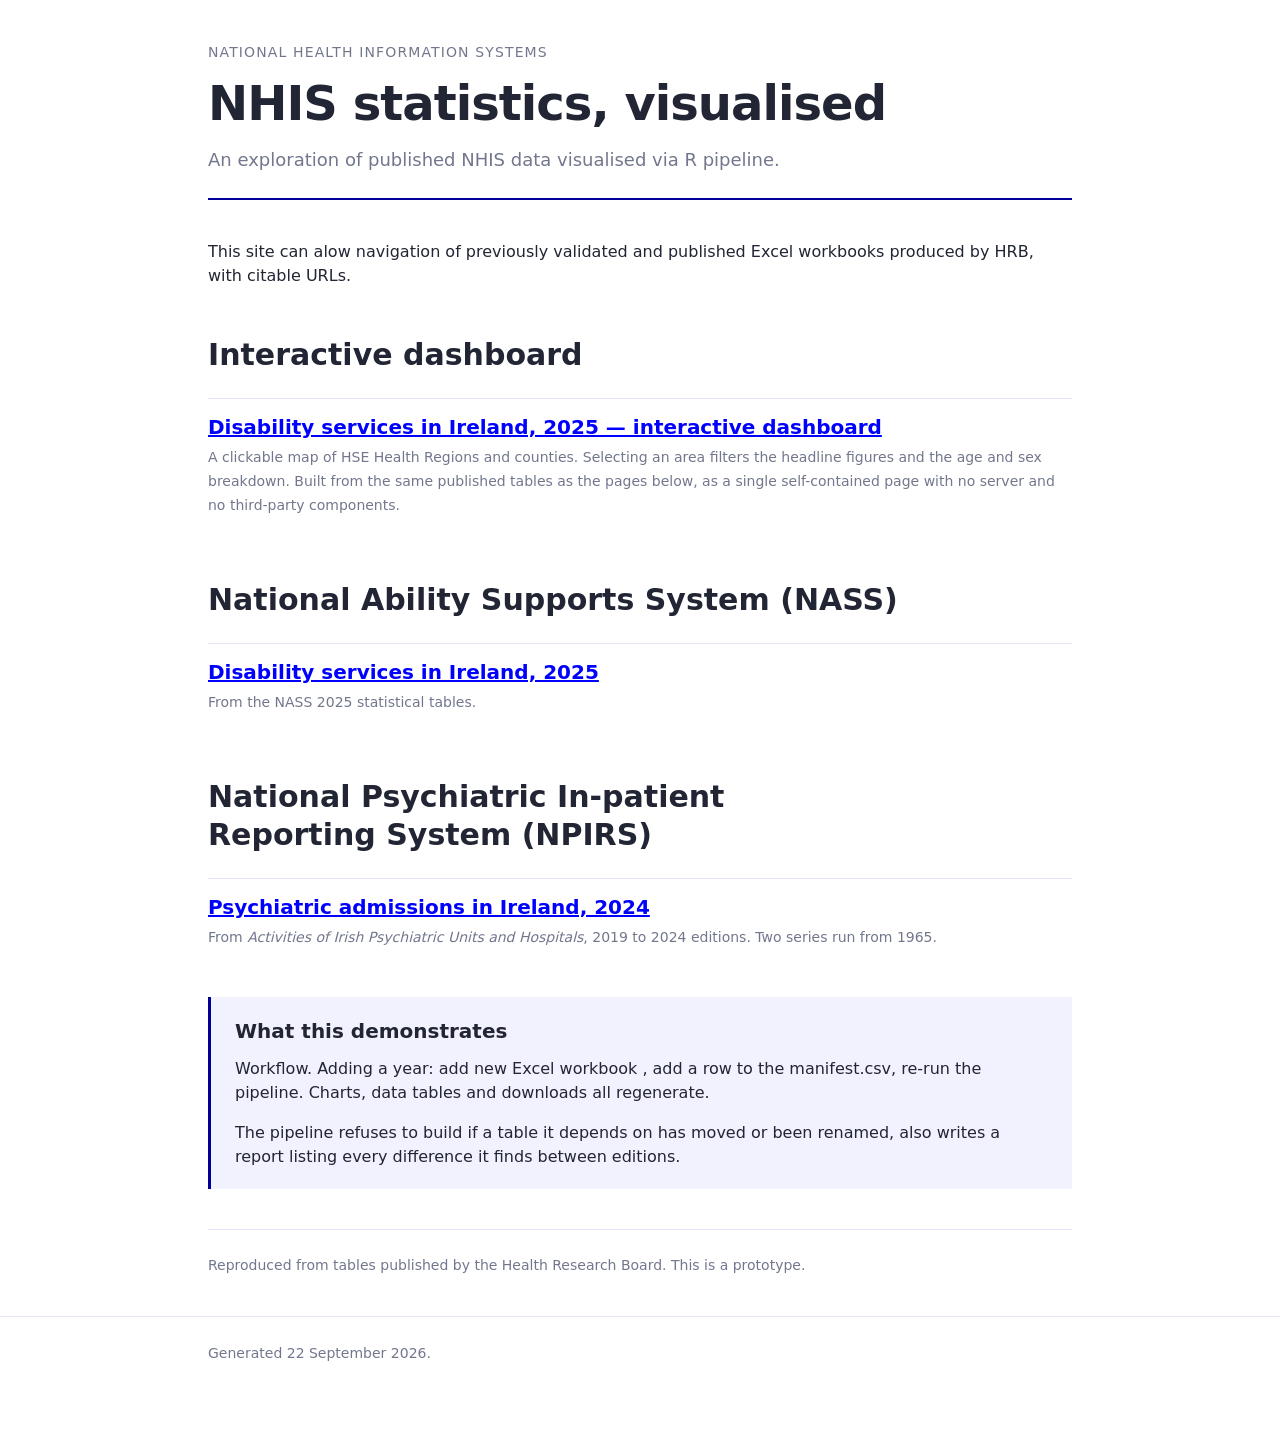
<file: index.html>
<!DOCTYPE html>
<!--
  GENERATED FILE - do not edit.
  Overwritten by R/06-render.R every time the pipeline runs.
  Edit site/_template/index.html instead, then re-run: Rscript R/run-all.R
-->
<html lang="en-IE">
<head>
<meta charset="utf-8">
<meta name="viewport" content="width=device-width, initial-scale=1">
<title>NHIS statistics — visualisation prototype</title>
<meta name="description" content="A prototype turning published NHIS statistical tables into interactive charts.">
<link rel="stylesheet" href="assets/css/tokens.css">
<link rel="stylesheet" href="assets/css/site.css">
</head>
<body>

<!--<div class="prototype-notice">
  <div class="wrap"><div class="content">
    <strong>Prototype.</strong> Figures reproduced from published NASS statistical bulletins.
    Not an official HRB publication.
  </div></div>
</div>-->

<div class="wrap"><div class="content">

  <header class="masthead">
    <p class="eyebrow">National Health Information Systems</p>
    <h1>NHIS statistics, visualised</h1>
    <p class="standfirst">An exploration of published NHIS data visualised via R pipeline.</p>
  </header>

  <main>
    <p>This site can alow navigation of previously validated and published Excel workbooks produced by HRB, with citable URLs.</p>

    <h2>Interactive dashboard</h2>
    <ul class="editions">
      <li>
        <a href="dashboard/">Disability services in Ireland, 2025 &mdash; interactive dashboard</a>
        <p class="meta">A clickable map of HSE Health Regions and counties. Selecting an area
        filters the headline figures and the age and sex breakdown. Built from the same
        published tables as the pages below, as a single self-contained page with no server
        and no third-party components.</p>
      </li>
    </ul>

    <h2>National Ability Supports System (NASS)</h2>
    <ul class="editions">
      <li>
        <a href="nass/2025/">Disability services in Ireland, 2025</a>
        <p class="meta">From the NASS 2025 statistical tables.</p>
      </li>
    </ul>

    <h2>National Psychiatric In-patient Reporting System (NPIRS)</h2>
    <ul class="editions">
      <li>
        <a href="npirs/2024/">Psychiatric admissions in Ireland, 2024</a>
        <p class="meta">From <em>Activities of Irish Psychiatric Units and Hospitals</em>,
        2019 to 2024 editions. Two series run from 1965.</p>
      </li>
    </ul>

    <div class="note">
      <h3>What this demonstrates</h3>
      <p>Workflow. Adding a year: add new Excel workbook , add a row to the manifest.csv, re-run
      the pipeline. Charts, data tables and downloads all regenerate.</p>
      <p>The pipeline refuses to build if a table it depends on has moved or been renamed, also
       writes a report listing every difference it finds between editions.</p>
    </div>
  </main>

  <div class="attribution">
    <p>Reproduced from tables published by the Health Research Board. This is a prototype.</p>
  </div>

</div></div>

<footer class="site"><div class="wrap"><div class="content">
  <p>Generated 22 September 2026.</p>
</div></div></footer>

</body>
</html>
</file>
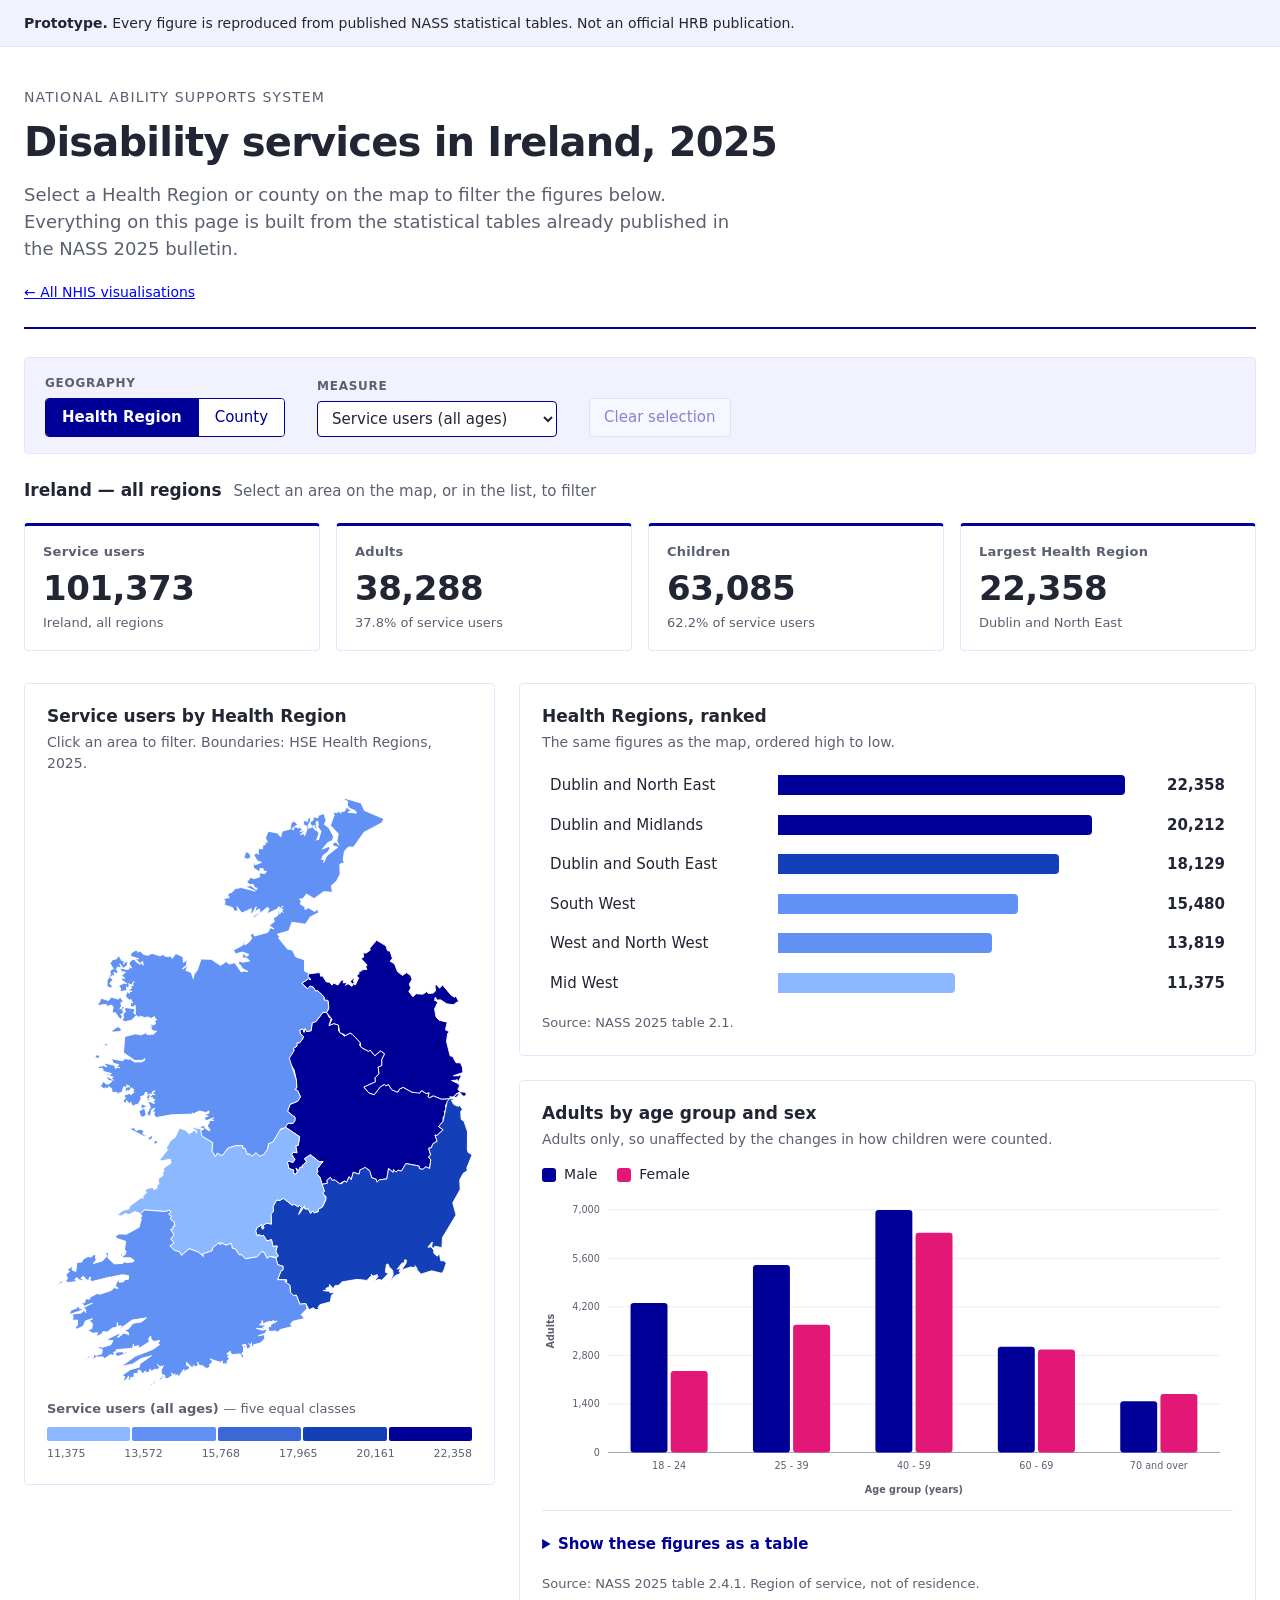
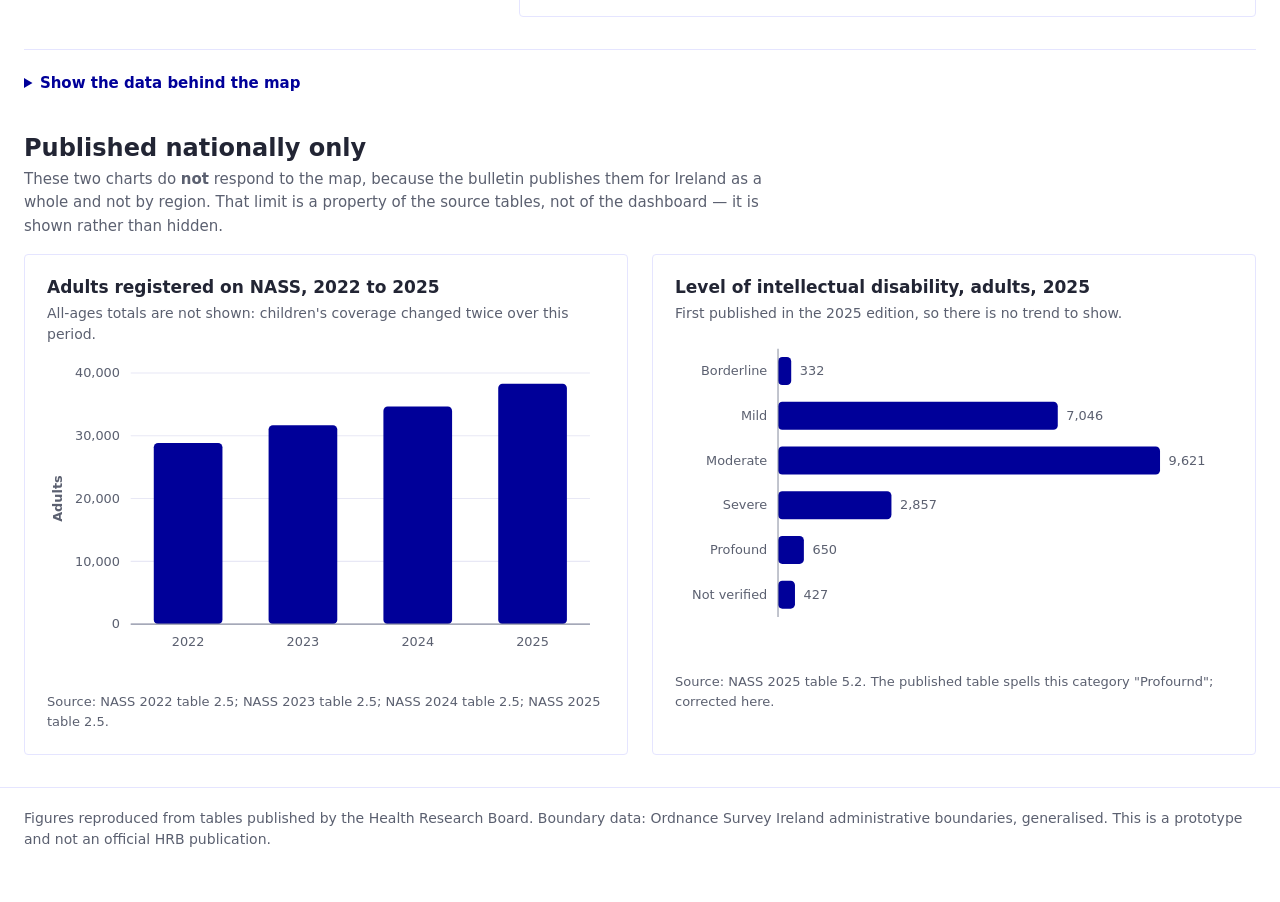
<file: dashboard/index.html>
<!DOCTYPE html>
<!--
  NASS 2025 — interactive dashboard (prototype).

  SELF-CONTAINED BY DESIGN. Boundaries, data, styles and behaviour are all
  inlined: this file opens from file://, works offline, and can be emailed as a
  single attachment. No server, no build step, no framework, no CDN.

  Every figure comes from already-published NASS statistical tables. See the
  "How this was built" section at the foot of the page.
-->
<html lang="en-IE">
<head>
<meta charset="utf-8">
<meta name="viewport" content="width=device-width, initial-scale=1">
<title>Disability services in Ireland, 2025 — interactive dashboard</title>
<meta name="description" content="An interactive dashboard of published NASS 2025 disability services statistics, by HSE Health Region and county.">
<style>
/* ---------------------------------------------------------------------------
   Tokens. Kept in step with config/tokens.css in the pipeline repository, and
   inlined here so the file stands alone.

   Chart colours are validated, not chosen by eye:
     sequential ramp  #8cb8ff -> #000099   monotone L, dL >= 0.06, light end 2.02:1
     categorical pair #000099 / #e21776    CVD dE 17.5 (protan), normal dE 44.1
   The house navy is darker than a general-purpose palette would pick; it is
   kept for continuity with the rest of the site, and it clears every contrast
   and colour-vision check.
   --------------------------------------------------------------------------- */
:root {
  --font-body: system-ui, -apple-system, "Segoe UI", Roboto, "Helvetica Neue", Arial, sans-serif;
  --font-numeric: "SF Mono", "Cascadia Mono", Menlo, Consolas, monospace;

  --hrb-navy: #000099;
  --hrb-pink: #e21776;
  --hrb-grey: #222534;
  --hrb-grey-blue: #72778d;

  --colour-page: #ffffff;
  --colour-tint: #f2f2ff;
  --colour-text: #222534;
  --colour-muted: #5b6070;
  --colour-link: #0000ff;
  --colour-rule: #e5e5ff;
  --colour-rule-strong: #ccccff;

  /* Sequential ramp - magnitude. Five classes. */
  --seq-1: #8cb8ff;
  --seq-2: #6291f6;
  --seq-3: #3a69d7;
  --seq-4: #133fb8;
  --seq-5: #000099;
  --seq-none: #eceef2;      /* no published figure - paired with a hatch */

  --series-male: #000099;
  --series-female: #e21776;
  --chart-grid: #e8e8f5;
  --chart-axis: #8d92a3;

  --page-max: 1280px;
  --space: 8px;
  --radius: 4px;
}

*, *::before, *::after { box-sizing: border-box; }
html { font-size: 16px; }
body {
  margin: 0;
  background: var(--colour-page);
  color: var(--colour-text);
  font-family: var(--font-body);
  font-size: 1rem;
  line-height: 1.5;
  -webkit-text-size-adjust: 100%;
}
.wrap { max-width: var(--page-max); margin: 0 auto; padding: 0 24px; }

a { color: var(--colour-link); }
a:hover { text-decoration: underline; }
:focus-visible { outline: 3px solid var(--hrb-navy); outline-offset: 2px; border-radius: 2px; }

/* Prototype notice - deliberately not class "banner" (ad-blocker filter lists
   hide that), and above the fold on every page. */
.prototype-notice {
  background: var(--colour-tint);
  border-bottom: 1px solid var(--colour-rule);
  font-size: 0.875rem;
  line-height: 1.375rem;
  padding: 12px 0;
}

.masthead { border-bottom: 2px solid var(--hrb-navy); padding: 40px 0 24px; margin-bottom: 28px; }
.masthead .eyebrow {
  font-size: 0.875rem; letter-spacing: 0.08em; text-transform: uppercase;
  color: var(--colour-muted); margin: 0 0 12px;
}
.masthead h1 { font-size: 2.5rem; line-height: 1.12; letter-spacing: -0.8px; font-weight: 700; margin: 0; text-wrap: balance; }
.masthead .standfirst { font-size: 1.125rem; line-height: 1.7rem; color: var(--colour-muted); margin: 16px 0 0; max-width: 46rem; }
.masthead .backlink { font-size: 0.875rem; margin: 20px 0 0; }

h2 { font-size: 1.5rem; line-height: 2rem; font-weight: 700; margin: 0 0 4px; text-wrap: balance; }
h3 { font-size: 1.0625rem; line-height: 1.5rem; font-weight: 700; margin: 0; text-wrap: balance; }
p  { margin: 0 0 12px; }
.subtitle { color: var(--colour-muted); font-size: 0.9375rem; line-height: 1.45rem; margin: 0 0 16px; max-width: 48rem; }
.source-note { color: var(--colour-muted); font-size: 0.8125rem; line-height: 1.25rem; margin: 12px 0 0; }

/* Control bar ---------------------------------------------------------------- */
.controls {
  display: flex; flex-wrap: wrap; gap: 20px 32px; align-items: flex-end;
  padding: 16px 20px; background: var(--colour-tint);
  border: 1px solid var(--colour-rule); border-radius: var(--radius);
  margin-bottom: 24px;
}
.control-group { display: flex; flex-direction: column; gap: 6px; }
.control-group > .label {
  font-size: 0.75rem; letter-spacing: 0.06em; text-transform: uppercase;
  color: var(--colour-muted); font-weight: 600;
}
.segmented { display: flex; border: 1px solid var(--hrb-navy); border-radius: var(--radius); overflow: hidden; }
.segmented button {
  font: inherit; font-size: 0.9375rem; padding: 7px 16px; border: 0; cursor: pointer;
  background: var(--colour-page); color: var(--hrb-navy);
}
.segmented button + button { border-left: 1px solid var(--hrb-navy); }
.segmented button[aria-pressed="true"] { background: var(--hrb-navy); color: #fff; font-weight: 600; }
.segmented button:hover:not([aria-pressed="true"]) { background: var(--colour-rule); }

select {
  font: inherit; font-size: 0.9375rem; padding: 7px 10px;
  border: 1px solid var(--hrb-navy); border-radius: var(--radius);
  background: var(--colour-page); color: var(--colour-text); min-width: 15rem;
}
.reset {
  font: inherit; font-size: 0.9375rem; padding: 7px 14px; cursor: pointer;
  background: var(--colour-page); color: var(--hrb-navy);
  border: 1px solid var(--colour-rule-strong); border-radius: var(--radius);
}
.reset:hover { border-color: var(--hrb-navy); }
.reset[disabled] { opacity: 0.45; cursor: default; }

/* Selection status ----------------------------------------------------------- */
.selection-bar {
  display: flex; flex-wrap: wrap; align-items: baseline; gap: 8px 12px;
  margin: 0 0 20px; font-size: 0.9375rem;
}
.selection-bar .who { font-weight: 700; font-size: 1.0625rem; }
.selection-bar .hint { color: var(--colour-muted); }

/* KPI row -------------------------------------------------------------------- */
.kpi-row { display: grid; grid-template-columns: repeat(4, 1fr); gap: 16px; margin-bottom: 32px; }
.kpi {
  border: 1px solid var(--colour-rule); border-top: 3px solid var(--hrb-navy);
  border-radius: var(--radius); padding: 16px 18px 18px; background: var(--colour-page);
}
.kpi .kpi-label {
  font-size: 0.8125rem; color: var(--colour-muted); font-weight: 600;
  letter-spacing: 0.02em; margin: 0 0 8px;
}
.kpi .kpi-value {
  font-size: 2.125rem; line-height: 1.1; font-weight: 700;
  font-variant-numeric: tabular-nums; letter-spacing: -0.5px;
}
.kpi .kpi-value.is-empty { color: var(--colour-muted); font-size: 1.25rem; font-weight: 600; }
.kpi .kpi-foot { font-size: 0.8125rem; color: var(--colour-muted); margin: 6px 0 0; line-height: 1.2rem; }

/* Panels --------------------------------------------------------------------- */
.panel {
  border: 1px solid var(--colour-rule); border-radius: var(--radius);
  padding: 20px 22px 22px; background: var(--colour-page);
}
.panel-head { margin-bottom: 14px; }
.panel-head .panel-sub { color: var(--colour-muted); font-size: 0.875rem; line-height: 1.3rem; margin: 4px 0 0; }

.map-grid { display: grid; grid-template-columns: minmax(280px, 0.78fr) 1.22fr; gap: 24px; margin-bottom: 32px; align-items: start; }
.linked-col { display: flex; flex-direction: column; gap: 24px; }

/* Map ------------------------------------------------------------------------ */
.map-figure { display: block; width: 100%; height: auto; max-height: 68vh; }
.map-figure path.area {
  stroke: #ffffff; stroke-width: 2.2; stroke-linejoin: round;
  cursor: pointer; transition: fill 120ms ease;
}
.map-figure path.area:hover { stroke: var(--hrb-grey); stroke-width: 3; }
.map-figure path.area.is-selected { stroke: var(--hrb-grey); stroke-width: 4; }
.map-figure path.area.is-dimmed { opacity: 0.42; }
.map-figure path.area:focus-visible { outline: none; stroke: var(--hrb-grey); stroke-width: 4; }

.legend { margin-top: 14px; }
.legend .legend-title { font-size: 0.8125rem; font-weight: 600; color: var(--colour-muted); margin: 0 0 8px; }
.legend-scale { display: flex; gap: 2px; }
.legend-scale .swatch-col { flex: 1; text-align: center; }
.legend-scale .swatch { height: 14px; border-radius: 2px; }
.legend-bounds { display: flex; justify-content: space-between; margin-top: 5px; }
.legend-bounds span {
  font-size: 0.6875rem; color: var(--colour-muted);
  font-variant-numeric: tabular-nums;
}
.legend-none { display: flex; align-items: center; gap: 8px; margin-top: 10px; font-size: 0.75rem; color: var(--colour-muted); }
.legend-none .swatch { width: 22px; height: 14px; border-radius: 2px; border: 1px solid var(--colour-rule-strong); }

/* Ranked bars ---------------------------------------------------------------- */
.ranks { list-style: none; margin: 0; padding: 0; }
.ranks li + li { margin-top: 3px; }
.rank-btn {
  display: grid; grid-template-columns: 13.5rem 1fr 5.5rem; align-items: center; gap: 12px;
  width: 100%; text-align: left; font: inherit; font-size: 0.9375rem;
  background: none; border: 0; border-radius: var(--radius);
  padding: 7px 8px; cursor: pointer; color: inherit;
}
.rank-btn:hover { background: var(--colour-tint); }
.rank-btn[aria-pressed="true"] { background: var(--colour-tint); box-shadow: inset 3px 0 0 var(--hrb-grey); }
.rank-btn .rank-name { white-space: nowrap; overflow: hidden; text-overflow: ellipsis; }
.rank-btn[aria-pressed="true"] .rank-name { font-weight: 700; }
/* Both must be blocks: .rank-track is blockified as a grid item, but .rank-fill
   sits inside it and would stay inline, silently dropping width and height. */
.rank-btn .rank-track { display: block; height: 20px; background: transparent; }
.rank-btn .rank-fill { display: block; height: 100%; border-radius: 0 var(--radius) var(--radius) 0; min-width: 3px; }
.rank-btn .rank-value { text-align: right; font-variant-numeric: tabular-nums; font-weight: 600; }
.rank-btn.is-dimmed { opacity: 0.5; }
.rank-btn .rank-value.is-none { font-weight: 500; font-size: 0.8125rem; color: var(--colour-muted); }

/* Charts --------------------------------------------------------------------- */
.chart-svg { display: block; width: 100%; height: auto; overflow: visible; }
.chart-svg .grid-line { stroke: var(--chart-grid); stroke-width: 1; }
.chart-svg .axis-line { stroke: var(--chart-axis); stroke-width: 1; }
.chart-svg .tick-label { font-size: 12px; fill: var(--colour-muted); font-family: var(--font-body); }
.chart-svg .tick-label.numeric { font-variant-numeric: tabular-nums; }
.chart-svg .axis-title { font-size: 12px; fill: var(--colour-muted); font-weight: 600; font-family: var(--font-body); }
.chart-svg .bar { transition: opacity 120ms ease; }
.chart-svg .bar:hover { opacity: 0.78; }

.chart-legend { display: flex; flex-wrap: wrap; gap: 8px 20px; margin: 0 0 12px; padding: 0; list-style: none; }
.chart-legend li { display: flex; align-items: center; gap: 8px; font-size: 0.875rem; }
.chart-legend .key { width: 14px; height: 14px; border-radius: 3px; flex: none; }

.empty-state {
  display: flex; flex-direction: column; justify-content: center; align-items: center;
  min-height: 220px; padding: 24px; text-align: center;
  border: 1px dashed var(--colour-rule-strong); border-radius: var(--radius);
  background: var(--colour-tint); color: var(--colour-muted);
}
.empty-state strong { display: block; color: var(--colour-text); margin-bottom: 8px; font-size: 1rem; }
.empty-state p { max-width: 34rem; font-size: 0.875rem; line-height: 1.35rem; margin: 0; }

.two-up { display: grid; grid-template-columns: 1fr 1fr; gap: 24px; margin-bottom: 32px; }

/* Tooltip -------------------------------------------------------------------- */
#tooltip {
  position: fixed; z-index: 50; pointer-events: none; opacity: 0;
  transition: opacity 90ms ease; max-width: 17rem;
  background: var(--hrb-grey); color: #fff; padding: 8px 11px;
  border-radius: var(--radius); font-size: 0.8125rem; line-height: 1.25rem;
  box-shadow: 0 3px 10px rgba(0,0,0,0.22);
}
#tooltip[data-show="true"] { opacity: 1; }
#tooltip .tt-name { font-weight: 700; display: block; }
#tooltip .tt-value { font-variant-numeric: tabular-nums; }
#tooltip .tt-meta { color: #c9cbd6; display: block; margin-top: 3px; font-size: 0.75rem; }

/* Data table ----------------------------------------------------------------- */
details.data { margin-bottom: 32px; border-top: 1px solid var(--colour-rule); padding-top: 16px; }
details.data > summary {
  cursor: pointer; font-weight: 600; font-size: 0.9375rem; padding: 6px 0;
  color: var(--hrb-navy); border-radius: 2px;
}
.table-scroll { overflow-x: auto; margin-top: 14px; }
table.data-table { border-collapse: collapse; width: 100%; font-size: 0.875rem; min-width: 34rem; }
table.data-table caption { text-align: left; color: var(--colour-muted); font-size: 0.8125rem; padding-bottom: 10px; }
table.data-table th, table.data-table td { padding: 7px 12px; border-bottom: 1px solid var(--colour-rule); text-align: left; }
table.data-table thead th { border-bottom: 2px solid var(--hrb-navy); font-weight: 700; white-space: nowrap; }
table.data-table td.num, table.data-table th.num { text-align: right; font-variant-numeric: tabular-nums; }
table.data-table tbody tr.is-selected { background: var(--colour-tint); font-weight: 600; }
.table-actions { margin-top: 14px; display: flex; gap: 16px; flex-wrap: wrap; align-items: center; }
.table-actions button {
  font: inherit; font-size: 0.875rem; padding: 7px 14px; cursor: pointer;
  background: var(--colour-page); color: var(--hrb-navy);
  border: 1px solid var(--hrb-navy); border-radius: var(--radius);
}
.table-actions button:hover { background: var(--colour-tint); }

/* Method --------------------------------------------------------------------- */
.method { border-top: 2px solid var(--hrb-navy); padding-top: 24px; margin-bottom: 48px; }
.method-grid { display: grid; grid-template-columns: 1fr 1fr; gap: 24px 36px; margin-top: 20px; }
.method-grid h3 { margin-bottom: 8px; }
.method-grid p, .method-grid li { font-size: 0.9375rem; line-height: 1.45rem; color: var(--colour-text); }
.method-grid ul { margin: 0; padding-left: 1.2rem; }
.method-grid li { margin-bottom: 6px; }

footer.site { border-top: 1px solid var(--colour-rule); padding: 20px 0 40px; font-size: 0.875rem; color: var(--colour-muted); }
.visually-hidden {
  position: absolute; width: 1px; height: 1px; padding: 0; margin: -1px;
  overflow: hidden; clip: rect(0 0 0 0); white-space: nowrap; border: 0;
}

@media (max-width: 960px) {
  .kpi-row { grid-template-columns: repeat(2, 1fr); }
  .map-grid, .two-up, .method-grid { grid-template-columns: 1fr; }
  .masthead h1 { font-size: 2rem; }
  .rank-btn { grid-template-columns: 9.5rem 1fr 4.75rem; }
}
@media (max-width: 560px) {
  .kpi-row { grid-template-columns: 1fr; }
  .rank-btn { grid-template-columns: 8rem 1fr 4.25rem; font-size: 0.875rem; }
  .wrap { padding: 0 16px; }
}
@media (prefers-reduced-motion: reduce) {
  *, *::before, *::after { transition-duration: 0.01ms !important; animation-duration: 0.01ms !important; }
}
@media print {
  .controls, .table-actions, .prototype-notice { display: none; }
  .panel { break-inside: avoid; }
}
</style>
</head>
<body>

<div class="prototype-notice">
  <div class="wrap">
    <strong>Prototype.</strong> Every figure is reproduced from published NASS statistical
    tables. Not an official HRB publication.
  </div>
</div>

<div class="wrap">

  <header class="masthead">
    <p class="eyebrow">National Ability Supports System</p>
    <h1>Disability services in Ireland, 2025</h1>
    <p class="standfirst">
      Select a Health Region or county on the map to filter the figures below.
      Everything on this page is built from the statistical tables already published
      in the NASS 2025 bulletin.
    </p>
    <p class="backlink"><a href="../">&larr; All NHIS visualisations</a></p>
  </header>

  <main>

    <!-- Controls ------------------------------------------------------------- -->
    <div class="controls">
      <div class="control-group">
        <span class="label" id="lbl-geo">Geography</span>
        <div class="segmented" role="group" aria-labelledby="lbl-geo">
          <button type="button" id="btn-region" aria-pressed="true">Health Region</button>
          <button type="button" id="btn-county" aria-pressed="false">County</button>
        </div>
      </div>

      <div class="control-group">
        <label class="label" for="measure">Measure</label>
        <select id="measure"></select>
      </div>

      <div class="control-group">
        <button type="button" class="reset" id="reset" disabled>Clear selection</button>
      </div>
    </div>

    <p class="selection-bar">
      <span class="who" id="selection-name">Ireland &mdash; all regions</span>
      <span class="hint" id="selection-hint">Select an area to filter</span>
    </p>

    <!-- KPI row -------------------------------------------------------------- -->
    <h2 class="visually-hidden">Headline figures</h2>
    <div class="kpi-row" id="kpis" aria-live="polite"></div>

    <!-- Map + ranked bars ---------------------------------------------------- -->
    <section class="map-grid">
      <div class="panel">
        <div class="panel-head">
          <h3 id="map-title">Service users by Health Region</h3>
          <p class="panel-sub" id="map-sub">Click an area to filter. Boundaries: HSE Health Regions, 2025.</p>
        </div>

        <svg class="map-figure" id="map" role="group" aria-labelledby="map-title" aria-describedby="map-desc"></svg>
        <p class="visually-hidden" id="map-desc">
          A map of Ireland shaded by the selected measure. Every area on this map is also
          listed as a button in the ranked list beside it, and as a row in the data table
          below.
        </p>

        <div class="legend" id="legend"></div>
      </div>

      <!-- Both linked views share the column beside the map. Ireland is a tall
           shape, so a single short panel next to it leaves a large dead area. -->
      <div class="linked-col">
        <div class="panel">
          <div class="panel-head">
            <h3 id="ranks-title">Ranked</h3>
            <p class="panel-sub" id="ranks-sub">The same figures as the map, ordered high to low.</p>
          </div>
          <ul class="ranks" id="ranks"></ul>
          <p class="source-note" id="ranks-source"></p>
        </div>

        <div class="panel">
          <div class="panel-head">
            <h3 id="agesex-title">Adults by age group and sex</h3>
            <p class="panel-sub" id="agesex-sub">Adults only, so unaffected by the changes in how children were counted.</p>
          </div>
          <div id="agesex-body"></div>
          <p class="source-note" id="agesex-source"></p>
        </div>
      </div>
    </section>

    <!-- Data table ------------------------------------------------------------ -->
    <details class="data">
      <summary>Show the data behind the map</summary>
      <div class="table-scroll">
        <table class="data-table" id="data-table"></table>
      </div>
      <div class="table-actions">
        <button type="button" id="download">Download this table (CSV)</button>
        <span class="source-note" style="margin:0" id="table-source"></span>
      </div>
    </details>

    <!-- National context ------------------------------------------------------ -->
    <h2>Published nationally only</h2>
    <p class="subtitle">
      These two charts do <strong>not</strong> respond to the map, because the bulletin
      publishes them for Ireland as a whole and not by region. That limit is a property of
      the source tables, not of the dashboard &mdash; it is shown rather than hidden.
    </p>

    <section class="two-up">
      <div class="panel">
        <div class="panel-head">
          <h3>Adults registered on NASS, 2022 to 2025</h3>
          <p class="panel-sub">All-ages totals are not shown: children's coverage changed twice over this period.</p>
        </div>
        <div id="trend-body"></div>
        <p class="source-note" id="trend-source"></p>
      </div>

      <div class="panel">
        <div class="panel-head">
          <h3>Level of intellectual disability, adults, 2025</h3>
          <p class="panel-sub">First published in the 2025 edition, so there is no trend to show.</p>
        </div>
        <div id="idlevel-body"></div>
        <p class="source-note" id="idlevel-source"></p>
      </div>
    </section>

    <!-- Method ---------------------------------------------------------------- -->

  </main>
</div>

<footer class="site"><div class="wrap">
  <p>
    Figures reproduced from tables published by the Health Research Board.
    Boundary data: Ordnance Survey Ireland administrative boundaries, generalised.
    This is a prototype and not an official HRB publication.
  </p>
</div></footer>

<div id="tooltip" role="status" aria-live="off"></div>
<script id="nass-data">
/* Published NASS 2025 aggregates + generalised OSi boundaries.
   Assembled from site/nass/2025/data/*.json - see the method note on the page. */
window.__NASS_DASHBOARD__ = {"geo":{"w":1000,"h":1405.3,"county":{"Donegal":"M561.0,101.1L572.6,96.4L574.1,82.3L581.0,77.8L589.5,85.8L575.9,97.2L580.6,97.5L578.9,93.1L586.0,91.1L591.3,94.7L596.4,90.2L597.7,96.3L601.9,96.5L594.5,102.9L606.8,99.5L596.0,110.4L602.6,106.5L603.6,113.0L606.4,112.1L612.4,95.1L610.6,89.6L602.8,86.3L604.2,76.7L614.0,78.2L613.0,73.9L619.9,67.0L619.7,78.4L614.1,87.5L616.1,94.9L624.6,91.1L633.8,101.4L631.7,95.7L635.1,98.6L639.8,106.8L634.1,123.1L637.2,119.5L638.6,122.4L644.6,101.4L634.2,88.3L638.2,88.4L637.3,78.1L632.8,79.9L635.4,97.9L628.2,91.3L630.5,88.5L623.3,90.1L617.7,81.7L627.0,74.3L625.6,67.2L637.0,70.3L638.5,64.5L650.9,59.8L656.8,76.0L652.3,85.5L663.2,93.8L674.1,113.8L671.6,123.6L660.6,128.3L647.3,144.0L662.5,137.7L666.2,144.4L649.8,158.0L648.6,169.7L674.7,148.0L675.2,142.7L682.6,141.7L683.8,139.1L672.4,135.8L674.4,127.4L686.9,134.6L681.8,124.7L685.3,107.9L666.6,88.2L675.6,63.9L672.3,56.8L683.0,58.3L683.9,52.8L691.8,59.5L690.5,56.1L700.5,54.2L704.4,45.1L716.4,54.2L707.5,57.0L728.2,59.1L725.0,53.4L711.0,47.4L706.3,40.4L707.4,31.2L699.5,28.2L698.7,23.7L738.9,35.2L746.8,53.0L763.2,60.8L768.9,59.5L776.2,66.4L785.7,66.6L792.4,76.1L745.9,103.9L720.9,139.3L708.9,138.7L699.7,148.8L696.7,169.3L699.8,175.6L688.8,179.3L689.6,202.3L681.6,218.3L668.5,230.5L671.7,245.2L650.9,243.8L628.1,260.4L610.5,249.2L601.9,261.0L594.1,261.1L598.2,266.2L595.6,272.8L606.5,279.3L606.9,285.8L615.3,281.6L629.9,290.6L636.6,284.6L638.9,293.3L619.4,303.3L607.9,320.4L576.2,315.9L568.8,336.2L559.3,336.5L554.1,342.7L532.4,341.3L522.3,345.9L511.9,341.1L519.9,339.6L525.2,328.6L526.2,331.8L537.4,331.7L522.7,323.1L534.7,314.9L532.5,306.8L543.8,298.6L543.9,288.4L547.2,288.8L547.1,296.1L550.8,290.3L555.7,292.4L550.7,288.8L555.6,285.5L548.3,286.3L555.2,277.6L544.6,287.0L547.6,279.7L544.2,279.7L542.6,284.3L516.8,296.4L522.3,284.5L519.1,280.5L483.7,308.2L486.4,301.0L501.1,292.0L499.4,284.1L488.5,291.7L492.3,279.0L483.0,294.8L479.2,294.9L480.6,283.7L458.1,294.2L447.1,279.0L449.9,288.8L439.4,289.6L436.9,281.4L417.0,275.1L419.1,265.0L414.3,261.6L429.4,257.2L425.3,255.2L426.6,247.7L434.9,245.8L442.5,236.7L457.4,234.1L489.5,242.5L465.8,231.5L479.5,229.6L492.5,239.6L494.3,235.7L488.5,234.9L485.1,227.0L476.6,226.9L470.4,222.2L471.5,218.2L463.3,217.0L474.3,216.8L477.9,209.9L486.9,213.3L491.7,208.8L500.7,208.8L498.8,199.3L512.9,201.4L516.1,196.0L509.2,195.4L508.0,189.2L501.0,189.8L499.8,197.7L485.9,188.1L486.2,176.1L489.9,175.6L489.6,179.8L504.3,175.1L494.2,171.1L486.9,154.6L497.2,156.1L497.0,142.5L507.2,143.2L507.4,134.7L513.7,132.8L512.1,125.6L518.5,128.2L513.9,117.6L520.5,101.5L544.3,106.3L550.5,100.0L543.1,106.5L549.6,115.3L553.0,101.7L561.0,101.1ZM473.4,154.0L478.0,156.0L479.5,166.0L463.5,165.1L467.7,154.6L464.6,151.3L468.6,148.7L473.4,154.0Z","Limerick":"M469.5,944.8L475.6,940.9L478.6,962.4L486.6,968.8L491.5,963.8L501.1,968.3L514.5,962.5L528.8,974.5L537.3,971.4L531.7,984.7L532.9,995.4L526.9,1002.6L528.0,1025.8L516.5,1023.6L507.9,1029.2L510.5,1034.2L507.1,1037.9L505.9,1026.6L500.7,1027.3L490.8,1042.6L494.9,1054.5L499.1,1050.1L502.5,1054.2L509.1,1052.2L517.0,1065.7L528.1,1062.5L531.5,1078.5L541.5,1077.4L538.3,1090.5L544.0,1100.8L541.2,1104.0L524.1,1102.1L517.1,1106.1L510.9,1092.6L504.4,1090.7L494.6,1102.8L466.6,1107.5L457.8,1098.1L452.0,1098.1L443.1,1084.2L435.8,1082.4L433.6,1071.2L420.2,1075.5L410.3,1069.6L407.8,1075.2L406.4,1069.6L402.0,1070.8L389.9,1081.0L388.4,1088.8L366.1,1095.9L366.8,1102.5L356.1,1091.7L334.2,1083.7L316.5,1099.6L311.8,1091.3L290.8,1079.6L289.9,1074.9L298.9,1070.0L290.7,1060.8L298.8,1051.5L290.7,1038.0L295.2,1038.6L296.8,1030.8L300.7,1030.2L299.1,1021.1L290.1,1014.0L292.5,1007.0L286.2,1002.7L287.8,999.6L301.8,1000.9L315.9,991.2L333.0,989.1L349.3,977.2L360.9,977.4L373.2,970.9L400.5,967.1L409.5,971.3L427.3,970.7L438.5,964.2L446.1,964.6L452.1,971.4L468.6,959.1L469.5,944.8Z","Kildare":"M893.4,726.1L891.2,740.9L887.2,739.7L882.7,746.0L886.2,748.5L882.1,757.1L890.4,760.6L885.1,766.5L898.0,770.2L890.4,778.2L888.3,788.0L879.5,790.7L884.2,794.9L876.2,802.4L877.8,810.4L865.9,821.5L844.2,831.3L843.5,840.0L835.2,847.5L837.6,851.1L832.9,861.1L845.7,879.6L841.8,892.7L833.8,901.1L825.7,899.1L821.2,903.4L815.0,897.8L814.5,904.4L805.5,894.6L801.8,896.7L802.6,884.4L792.7,862.6L784.3,866.9L769.3,854.7L778.0,840.4L776.2,819.9L766.0,807.7L766.5,799.9L772.3,803.0L773.9,796.5L752.0,790.8L779.9,788.6L778.7,782.2L784.7,778.8L772.1,773.1L783.1,766.5L779.8,757.7L788.7,754.8L784.1,751.4L791.2,745.4L781.6,739.4L777.8,730.4L768.1,726.4L770.7,716.9L790.9,698.0L803.4,697.6L810.7,709.5L821.4,714.3L825.8,715.0L829.0,708.2L837.9,704.1L858.7,715.7L876.8,717.8L881.1,711.7L892.1,718.7L899.1,716.9L893.4,726.1Z","Waterford":"M664.7,1171.9L661.1,1175.2L653.7,1168.7L660.3,1175.1L655.9,1177.2L657.6,1182.6L649.5,1181.9L662.3,1183.9L661.3,1176.0L666.1,1187.7L677.3,1187.0L668.9,1193.7L666.7,1208.7L641.9,1215.5L637.5,1222.5L640.2,1226.4L632.3,1227.3L626.1,1222.8L616.7,1227.4L608.7,1212.9L594.8,1214.3L586.7,1193.3L580.3,1193.9L572.7,1186.6L571.4,1169.9L559.6,1161.0L560.6,1158.1L564.1,1161.9L563.2,1156.9L542.5,1156.4L550.9,1135.3L576.9,1135.3L579.4,1121.1L589.8,1119.9L595.5,1126.3L609.6,1126.5L617.9,1132.3L621.2,1128.7L632.0,1130.2L631.6,1118.0L621.0,1101.5L622.5,1086.6L663.7,1078.6L698.0,1083.9L699.2,1087.3L714.8,1085.8L722.2,1089.7L735.1,1111.7L745.0,1120.1L757.9,1107.3L770.4,1110.3L773.0,1116.8L795.1,1109.3L793.9,1115.7L799.4,1120.3L796.0,1139.0L803.1,1142.0L787.4,1158.0L780.4,1155.8L769.4,1160.2L779.0,1148.5L775.7,1148.7L777.2,1144.7L766.6,1148.4L763.1,1144.1L763.4,1149.1L773.2,1152.4L760.9,1149.2L752.7,1158.4L729.7,1155.9L701.0,1159.9L676.6,1171.2L673.6,1178.5L667.5,1168.1L664.7,1171.9Z","Dublin":"M901.5,715.3L909.0,698.8L921.2,695.9L925.8,680.4L905.9,665.8L906.5,653.1L912.5,646.0L925.0,652.3L936.7,643.2L939.9,630.8L954.1,631.3L962.4,646.3L972.8,646.5L978.5,668.7L955.9,677.0L969.3,676.9L969.5,673.0L973.9,678.7L966.6,693.2L964.3,685.3L962.4,690.8L962.4,687.5L951.7,688.2L968.9,696.1L971.3,711.4L965.4,705.3L969.7,713.3L981.5,713.1L986.4,718.4L984.9,724.5L979.8,725.1L973.7,716.0L968.3,715.8L961.8,720.9L971.9,717.4L961.9,728.9L958.2,726.0L962.1,721.2L955.7,726.5L946.8,726.7L956.3,729.1L948.4,731.2L964.3,731.8L951.4,734.8L955.9,743.7L964.3,748.1L968.7,745.1L965.6,747.8L969.2,748.8L969.9,745.5L977.1,755.0L973.2,761.4L975.6,777.5L968.6,781.7L958.8,774.4L947.0,781.2L933.2,773.7L927.8,790.0L918.7,785.3L919.9,777.8L912.7,779.9L908.9,771.9L900.3,774.2L885.1,766.5L890.4,760.6L882.1,757.1L886.2,748.5L882.7,746.0L887.2,739.7L891.2,740.9L893.2,726.8L901.5,715.3Z","Westmeath":"M709.7,736.6L691.4,744.8L676.0,734.7L676.3,743.6L668.3,733.1L668.1,723.5L655.9,710.1L644.4,715.6L636.6,730.4L625.1,735.0L613.0,732.2L609.5,737.1L602.0,734.4L593.5,729.4L593.3,718.3L583.1,708.8L587.4,705.6L583.7,674.0L595.2,666.0L607.1,664.4L630.4,672.1L638.8,668.0L647.9,669.8L648.0,661.0L659.9,647.9L659.6,643.0L669.0,641.6L658.1,625.6L667.0,630.1L667.1,621.4L675.3,620.3L677.9,608.4L682.9,611.4L689.7,600.9L695.7,599.0L698.5,602.8L704.8,598.9L706.5,588.9L699.6,583.5L713.3,576.4L736.7,598.4L735.2,604.6L741.3,612.0L757.0,619.8L760.0,616.5L771.1,629.7L784.9,618.2L794.5,626.0L787.7,638.6L787.7,652.9L779.1,656.7L781.0,672.4L771.6,682.0L772.9,691.2L745.5,703.5L741.3,713.3L728.4,716.1L709.7,736.6Z","Monaghan":"M815.0,411.2L820.0,426.8L835.4,440.7L845.6,434.3L855.6,441.3L858.7,450.4L852.4,461.3L855.9,470.6L851.2,478.9L860.7,491.3L865.9,487.9L871.1,491.9L876.2,501.7L873.1,514.0L861.9,509.6L858.3,516.5L854.2,516.3L853.8,524.6L860.4,529.1L845.9,539.1L839.5,533.2L818.8,528.6L806.3,500.9L798.8,500.9L777.8,477.7L779.3,470.9L772.9,470.3L765.2,477.0L758.7,472.2L752.2,477.0L737.0,470.1L728.9,473.4L717.0,468.1L720.1,463.0L713.2,455.7L722.8,445.9L720.9,455.6L724.2,458.3L719.4,459.9L725.5,463.2L733.3,446.6L729.6,444.0L729.4,438.8L734.7,436.8L731.6,434.5L743.8,427.2L752.6,427.1L749.7,420.5L753.1,416.3L738.6,401.1L745.3,397.5L743.3,387.7L750.6,388.5L760.5,381.2L759.2,376.9L775.4,358.1L797.1,371.2L800.9,382.5L807.1,383.8L812.5,400.9L807.1,407.4L815.0,411.2Z","Wicklow":"M970.4,927.0L972.4,935.9L968.7,943.0L962.8,939.6L965.9,933.2L949.9,929.4L947.1,923.8L939.5,928.4L933.9,923.1L923.2,924.1L913.3,931.0L910.0,945.4L896.6,961.3L882.2,964.6L880.2,956.6L870.4,955.5L862.3,934.6L850.7,932.2L860.1,911.0L876.7,922.2L891.2,916.3L888.7,900.5L893.7,895.9L888.9,891.7L884.3,897.1L876.3,895.6L875.2,889.3L844.3,883.5L844.2,874.6L832.2,857.1L844.7,837.7L844.2,831.3L865.9,821.5L877.8,810.4L876.2,802.4L884.2,794.9L879.5,790.7L888.3,788.0L897.3,771.1L900.3,774.2L908.9,771.9L912.7,779.9L919.9,777.8L918.7,785.3L927.8,790.0L933.2,773.7L947.0,781.2L958.8,774.4L968.6,781.7L975.6,777.5L981.3,784.8L990.4,817.3L989.3,853.4L1000.0,862.6L987.9,892.8L988.6,900.3L979.2,906.2L970.4,927.0Z","Cork":"M388.4,1088.8L389.9,1081.0L402.0,1070.8L406.4,1069.6L407.8,1075.2L410.3,1069.6L420.2,1075.5L433.6,1071.2L435.8,1082.4L443.1,1084.2L452.0,1098.1L457.8,1098.1L466.6,1107.5L494.6,1102.8L504.4,1090.7L510.9,1092.6L517.1,1106.1L524.1,1102.1L538.2,1105.4L542.9,1121.4L555.3,1125.2L555.0,1133.8L550.5,1135.6L542.5,1156.6L561.9,1155.8L564.1,1161.9L560.6,1158.1L560.1,1162.2L571.4,1169.9L572.7,1186.6L580.3,1193.9L586.7,1193.3L594.8,1214.3L609.5,1214.0L611.5,1226.6L597.8,1238.9L606.4,1247.8L579.0,1254.3L572.6,1261.2L577.1,1267.0L548.6,1274.1L539.8,1281.3L538.4,1277.2L522.3,1278.5L520.2,1270.3L522.7,1265.5L526.8,1267.3L525.6,1262.6L536.1,1260.2L541.2,1254.2L532.7,1255.6L532.3,1251.5L530.8,1255.8L520.2,1255.3L508.4,1260.8L505.9,1252.6L505.3,1259.3L499.5,1262.5L512.8,1263.4L511.6,1269.1L507.0,1268.0L513.8,1272.7L492.5,1271.1L506.4,1275.3L517.7,1272.4L513.8,1282.9L502.2,1288.0L512.4,1286.6L512.3,1295.1L503.0,1305.2L486.4,1309.3L484.3,1315.0L480.3,1314.3L481.2,1304.7L479.3,1311.5L474.7,1306.8L479.5,1313.1L473.8,1319.7L470.1,1319.4L467.3,1308.8L459.1,1310.3L461.7,1314.0L466.7,1310.2L468.3,1315.3L462.3,1315.4L462.2,1325.5L457.6,1330.3L462.6,1335.7L461.5,1343.9L454.3,1331.4L434.0,1333.1L431.0,1324.9L422.7,1331.3L429.0,1332.4L424.7,1338.6L429.8,1342.0L424.1,1347.0L423.3,1355.1L412.4,1354.6L412.2,1347.5L408.7,1351.2L383.3,1343.1L388.8,1347.4L388.2,1353.1L382.4,1355.8L383.6,1361.6L377.2,1365.7L372.6,1363.2L369.7,1369.3L369.3,1360.4L361.2,1356.5L348.8,1361.2L344.4,1358.1L346.0,1361.1L340.8,1363.0L328.2,1350.8L328.5,1358.4L334.0,1359.2L335.7,1365.6L321.5,1373.1L322.1,1367.3L309.4,1385.2L306.2,1384.6L307.8,1379.7L300.1,1384.0L301.3,1377.8L298.1,1380.7L292.5,1376.0L295.6,1381.7L284.0,1389.2L276.2,1388.6L278.2,1382.9L269.1,1379.0L269.5,1372.4L265.3,1374.0L273.6,1360.5L269.3,1363.8L269.5,1359.3L266.0,1362.5L259.8,1355.5L264.8,1362.9L260.2,1368.8L255.6,1366.8L243.9,1372.8L242.8,1366.6L240.2,1373.9L231.7,1375.8L231.3,1371.1L225.9,1377.2L231.6,1377.8L225.1,1379.8L221.2,1379.7L224.5,1377.4L218.2,1369.0L214.0,1370.7L214.6,1376.8L204.4,1377.9L205.5,1384.7L195.0,1388.8L206.2,1387.1L190.5,1394.4L192.5,1383.0L185.4,1393.3L179.7,1393.6L183.1,1384.7L176.6,1381.7L195.7,1368.3L217.1,1362.3L218.7,1354.2L246.0,1335.5L221.8,1341.8L200.6,1355.4L174.6,1360.4L207.6,1336.8L249.4,1320.3L264.8,1309.5L260.3,1308.4L265.1,1299.7L251.4,1301.8L244.9,1296.9L243.7,1289.0L239.1,1295.7L241.0,1302.8L220.2,1315.6L213.3,1317.1L215.7,1311.7L204.1,1314.7L203.5,1308.4L201.1,1318.0L163.5,1321.2L160.8,1327.2L155.6,1327.5L159.2,1328.6L156.1,1335.2L149.8,1332.5L133.7,1343.5L132.3,1338.3L115.9,1338.3L106.9,1345.4L111.3,1331.7L114.7,1334.7L128.9,1330.8L130.1,1320.6L120.9,1318.6L122.6,1313.6L130.6,1315.7L150.0,1309.7L155.2,1300.0L141.8,1299.3L149.1,1292.5L158.5,1291.4L169.4,1283.3L171.8,1285.7L165.6,1292.1L174.8,1287.8L181.5,1299.8L179.2,1307.9L188.3,1310.0L195.7,1299.0L215.4,1290.2L225.7,1277.1L256.4,1276.3L264.7,1271.9L266.8,1263.6L289.6,1257.1L302.0,1240.0L295.9,1222.3L306.4,1214.3L331.8,1210.2L336.1,1204.8L334.7,1201.4L326.8,1202.4L322.5,1194.2L316.2,1195.7L314.6,1183.5L322.4,1175.0L313.0,1160.3L312.8,1141.9L303.6,1123.3L304.2,1114.6L334.2,1083.7L356.1,1091.7L366.8,1102.5L366.1,1095.9L388.4,1088.8ZM269.4,1387.9L268.2,1382.8L271.4,1380.9L273.3,1387.6L264.2,1394.4L267.4,1387.7L264.3,1385.8L269.4,1387.9ZM243.7,1402.7L254.9,1394.0L258.5,1395.5L247.0,1405.0L243.7,1402.7ZM163.7,1327.1L178.0,1325.2L179.4,1329.6L190.1,1324.6L186.5,1329.9L167.4,1337.0L159.9,1334.1L163.7,1327.1ZM108.1,1336.1L90.7,1345.4L98.4,1336.8L108.1,1336.1Z","Kerry":"M88.8,1150.0L79.7,1153.2L89.7,1155.2L89.3,1158.7L77.3,1158.0L69.6,1151.4L65.6,1155.8L70.1,1161.1L48.8,1163.0L43.7,1159.0L48.4,1154.1L44.6,1144.1L53.1,1136.8L47.0,1132.9L60.6,1124.4L58.6,1133.1L67.7,1137.7L70.2,1116.0L81.6,1115.2L85.5,1108.0L96.5,1102.1L103.5,1103.5L110.9,1097.1L115.1,1098.5L113.6,1106.7L117.1,1107.7L109.2,1118.5L132.6,1111.0L141.4,1100.9L136.7,1091.5L143.3,1093.5L146.0,1089.7L143.1,1105.1L157.9,1119.3L178.0,1118.3L187.2,1110.1L182.9,1113.8L185.4,1116.2L202.4,1115.0L205.2,1111.4L196.5,1105.1L175.3,1104.9L173.5,1095.2L178.3,1098.3L175.8,1103.0L185.7,1095.6L176.9,1095.1L184.4,1083.2L185.2,1066.5L162.9,1059.4L161.6,1053.4L170.0,1049.0L187.2,1049.5L216.9,1033.0L221.9,1013.5L219.3,1011.3L223.5,1007.4L219.7,1001.6L224.7,994.8L288.7,993.2L291.1,997.2L286.2,1002.7L292.5,1007.0L290.1,1014.0L299.1,1021.1L300.7,1030.2L296.8,1030.8L295.2,1038.6L290.7,1038.0L298.8,1051.5L290.7,1060.8L298.9,1070.0L289.0,1076.9L299.0,1087.1L311.8,1091.3L317.9,1102.5L309.6,1106.7L303.6,1123.3L312.8,1141.9L313.5,1162.0L322.4,1175.0L314.2,1186.7L316.2,1195.7L322.5,1194.2L326.8,1202.4L334.7,1201.4L336.1,1204.8L331.8,1210.2L306.4,1214.3L295.9,1222.3L302.0,1240.0L289.6,1257.1L266.8,1263.6L264.7,1271.9L256.4,1276.3L225.7,1277.1L215.4,1290.2L195.7,1299.0L188.3,1310.0L179.2,1307.9L181.5,1299.8L174.5,1288.3L176.7,1278.7L179.8,1280.8L177.0,1282.9L188.6,1282.6L186.1,1284.7L191.0,1283.5L191.1,1287.4L191.4,1281.0L182.5,1275.6L192.4,1271.9L202.1,1259.2L221.3,1256.3L234.4,1246.3L219.8,1247.0L183.5,1260.7L171.8,1272.2L175.1,1264.9L170.6,1263.1L141.3,1279.9L132.7,1278.8L129.0,1281.5L131.6,1283.1L115.3,1291.0L119.1,1281.7L112.6,1283.6L95.4,1276.3L104.8,1273.1L107.0,1267.0L106.7,1259.4L99.7,1252.4L91.0,1253.3L85.1,1265.8L69.4,1273.5L67.1,1268.7L71.9,1266.2L72.0,1251.8L58.6,1252.4L61.8,1246.5L59.6,1237.5L81.2,1234.5L90.7,1227.3L85.3,1222.6L96.9,1216.3L89.0,1215.6L86.0,1219.7L85.2,1215.1L76.7,1213.0L88.6,1210.6L90.4,1201.3L100.0,1202.8L101.3,1197.9L117.9,1189.0L124.5,1190.9L151.1,1181.8L153.8,1168.7L151.8,1180.8L160.8,1172.9L162.8,1177.8L167.5,1176.7L160.6,1170.8L168.9,1152.0L169.6,1162.5L192.5,1154.2L190.4,1143.9L187.5,1147.5L176.5,1145.1L152.8,1150.1L160.6,1163.3L150.2,1150.0L105.2,1161.2L100.9,1156.0L103.4,1150.9L99.3,1151.8L99.4,1157.5L93.7,1157.8L88.8,1150.0ZM76.7,1224.6L83.5,1224.0L78.6,1231.0L51.8,1239.1L56.5,1228.3L65.4,1226.9L69.3,1220.4L76.7,1224.6Z","Roscommon":"M470.4,532.2L480.6,536.9L487.8,531.5L508.7,531.9L505.9,523.8L489.8,519.0L498.7,516.5L495.5,506.0L512.5,505.0L515.1,493.5L523.3,488.1L528.4,492.8L532.3,477.4L546.0,471.2L547.0,463.0L566.5,470.2L567.7,481.8L558.6,495.0L563.3,511.3L553.6,523.3L560.0,526.8L558.2,531.2L564.7,538.4L572.3,529.2L578.7,534.3L581.3,552.3L592.2,559.1L596.2,578.7L603.2,584.6L594.7,599.1L588.4,598.6L587.7,607.5L580.1,611.7L580.8,618.5L570.0,635.8L586.8,688.1L587.4,705.6L583.1,708.8L589.9,712.2L596.2,726.6L589.3,737.1L572.0,743.8L565.7,761.4L546.4,758.5L536.5,748.8L538.2,738.8L528.8,734.1L526.0,725.4L530.5,718.1L522.5,704.8L527.9,701.0L517.5,691.4L521.0,688.7L516.4,678.2L519.8,673.1L513.3,660.6L518.6,658.9L506.3,653.9L503.8,646.9L498.7,646.8L496.4,637.1L492.0,637.7L502.3,629.7L487.5,620.7L482.1,611.4L485.8,610.2L480.2,606.0L458.5,604.6L445.8,609.6L440.6,619.5L412.5,625.8L406.5,622.9L413.2,612.1L419.9,614.0L429.6,606.7L429.3,602.3L433.7,602.6L439.5,584.3L424.4,572.4L429.4,570.0L427.8,559.5L433.8,557.6L431.9,550.1L443.6,553.2L449.3,547.6L436.0,534.5L439.9,524.3L434.9,519.0L440.0,514.9L454.0,523.7L453.6,520.9L466.7,521.0L470.4,532.2Z","Wexford":"M934.3,1113.2L939.3,1117.9L929.2,1141.5L904.3,1135.7L879.3,1143.6L868.9,1132.9L853.4,1127.9L871.5,1132.3L865.7,1123.6L867.1,1128.6L834.2,1130.0L844.9,1117.2L845.2,1110.2L840.6,1110.3L842.2,1115.7L834.5,1118.2L823.9,1131.8L832.5,1128.9L827.0,1137.8L831.0,1136.9L830.1,1142.6L817.8,1147.6L807.7,1161.3L814.1,1148.9L812.9,1134.1L802.2,1119.7L794.6,1117.0L795.1,1109.3L787.9,1101.1L794.5,1092.1L793.3,1077.1L798.9,1075.6L803.8,1063.6L799.4,1057.0L807.1,1057.3L808.7,1042.2L819.6,1037.6L825.5,1018.6L837.6,1001.7L838.9,985.1L847.5,978.9L858.9,980.5L864.3,973.9L859.0,966.4L871.5,953.6L880.2,956.6L882.2,964.6L896.6,961.3L910.0,945.4L915.3,928.4L933.9,923.1L937.1,927.7L947.1,923.8L949.9,929.4L965.9,933.2L962.8,939.6L972.0,943.8L954.6,975.2L962.3,1004.3L930.0,1058.1L929.1,1081.4L912.3,1077.9L908.5,1084.2L904.9,1078.9L906.5,1067.8L896.1,1080.1L903.6,1079.4L909.9,1087.0L910.2,1094.8L918.4,1101.5L922.9,1093.9L926.3,1112.1L934.3,1113.2Z","Longford":"M602.1,581.7L596.2,578.7L594.3,569.2L601.7,566.6L604.7,574.6L607.0,565.7L611.2,572.9L621.3,570.9L623.6,553.0L633.1,549.1L650.1,526.9L658.4,528.0L664.1,540.4L668.9,540.1L663.6,558.6L675.0,554.1L685.6,557.6L686.0,572.1L699.3,579.7L707.0,591.7L700.5,602.1L689.7,600.9L682.7,611.5L677.9,608.4L675.3,620.3L667.1,621.4L667.0,630.1L658.1,625.6L669.0,641.6L659.6,643.0L659.9,647.9L648.0,661.0L647.9,669.8L638.8,668.0L630.4,672.1L607.1,664.4L595.2,666.0L583.7,674.0L570.0,644.0L570.3,631.5L580.8,618.5L580.1,611.7L587.7,607.5L588.4,598.6L593.9,599.8L601.0,590.9L602.1,581.7Z","Meath":"M897.4,603.8L905.3,599.0L913.2,602.8L914.8,608.4L926.1,606.6L925.2,601.9L938.7,596.5L948.9,630.1L939.5,631.1L937.0,642.9L926.6,651.5L912.5,646.0L906.5,653.1L905.9,665.8L925.8,680.4L921.2,695.9L909.0,698.8L901.0,716.1L892.1,718.7L881.1,711.7L876.8,717.8L858.7,715.7L837.9,704.1L829.0,708.2L825.8,715.0L821.4,714.3L810.7,709.5L803.4,697.6L796.7,700.5L793.9,697.1L766.6,721.7L756.8,717.0L745.5,703.5L772.9,691.2L771.6,682.0L781.0,672.4L779.1,656.7L787.7,652.9L787.7,638.6L794.3,625.4L784.9,618.2L771.1,629.7L760.0,616.5L757.0,619.8L741.3,612.0L735.2,604.6L736.7,598.4L713.3,576.4L720.7,571.6L727.8,583.1L740.2,586.0L740.5,580.9L752.0,577.7L752.5,573.5L762.8,583.7L784.2,587.3L792.1,578.3L798.7,580.8L796.8,575.6L802.4,571.9L791.9,559.9L789.8,549.9L793.1,552.9L798.4,549.8L799.7,542.6L808.6,548.6L816.1,547.3L820.4,540.7L826.6,544.3L829.4,533.9L839.5,533.2L866.4,551.7L871.4,572.7L877.0,574.4L878.2,581.3L898.6,586.2L891.8,597.9L897.4,603.8Z","Cavan":"M719.8,467.9L752.2,477.0L758.7,472.2L765.2,477.0L772.9,470.3L779.3,470.9L777.8,477.7L798.8,500.9L806.3,500.9L818.7,528.4L832.5,532.5L826.6,544.3L820.4,540.7L816.1,547.3L808.6,548.6L799.7,542.6L798.4,549.8L789.3,550.4L802.3,571.4L796.8,575.6L798.3,581.1L792.1,578.3L784.2,587.3L762.8,583.7L752.5,573.5L752.0,577.7L740.5,580.9L740.2,586.0L731.4,585.0L720.7,571.6L699.6,583.5L686.0,572.1L685.6,557.6L675.0,554.1L663.6,558.6L670.4,543.9L657.2,527.4L662.7,520.8L659.6,498.4L651.5,498.7L652.0,491.6L637.3,477.2L631.6,477.7L626.1,468.4L618.6,466.0L612.1,472.3L587.1,444.2L576.4,439.6L568.8,442.8L570.8,432.4L565.7,423.8L569.0,418.0L576.7,419.6L588.4,400.4L600.3,401.7L605.7,404.1L605.8,430.3L610.4,433.4L616.1,436.5L641.9,434.0L643.8,443.0L648.0,441.7L657.4,456.3L664.8,457.0L670.3,463.8L674.3,459.0L684.4,463.7L691.9,452.5L698.6,451.6L696.5,458.5L706.2,457.5L702.4,464.2L708.2,460.2L719.8,467.9Z","Carlow":"M799.4,1016.5L808.6,1008.0L807.7,1002.7L793.4,988.3L794.2,970.6L786.5,958.9L780.7,954.6L778.7,958.9L772.7,950.8L766.8,951.3L770.5,948.2L770.2,933.5L780.8,922.1L799.4,919.5L803.8,894.9L814.5,904.4L815.0,897.8L821.2,903.4L825.7,899.1L833.8,901.1L841.8,892.7L842.5,884.7L849.6,882.7L863.7,890.0L875.2,889.3L876.3,895.6L884.3,897.1L888.9,891.7L893.7,895.9L888.7,900.5L891.2,916.3L876.7,922.2L860.1,911.0L852.3,922.0L850.7,932.2L862.3,934.6L870.4,955.5L859.0,966.4L864.3,973.9L858.9,980.5L846.0,979.4L837.0,987.7L837.6,1001.7L825.5,1018.6L819.6,1037.6L805.1,1041.3L808.3,1038.1L803.5,1029.6L804.6,1020.0L799.4,1016.5Z","Mayo":"M182.7,427.2L193.0,425.6L192.0,419.9L199.0,423.8L192.6,411.9L200.7,403.6L206.8,403.1L208.6,408.1L218.8,414.4L222.4,411.7L226.2,417.1L224.9,407.8L219.2,413.1L207.5,401.6L216.2,401.7L196.7,395.8L197.8,388.3L207.3,382.5L214.1,382.1L213.3,386.3L219.2,383.4L227.9,391.9L238.0,393.3L246.9,389.0L267.1,395.3L270.8,391.6L280.4,396.4L292.4,395.8L294.5,400.9L302.5,389.5L319.0,396.1L320.8,410.2L328.8,403.9L330.5,408.3L327.7,418.6L317.6,425.7L332.6,418.2L326.5,428.8L339.5,434.3L343.3,448.2L351.7,455.2L360.6,455.3L361.4,450.3L367.6,448.5L385.1,455.5L383.3,459.3L389.1,464.3L380.2,469.7L378.9,479.8L368.8,487.0L367.7,496.4L378.3,494.5L383.1,502.3L395.6,497.7L396.5,509.4L410.2,517.9L421.7,514.4L425.3,507.8L430.4,510.3L437.6,502.5L437.0,495.7L443.7,492.6L457.4,501.8L456.8,522.4L440.0,514.9L434.9,519.0L439.9,524.3L436.0,534.5L449.3,547.6L443.6,553.2L431.9,550.1L433.8,557.6L427.8,559.5L429.4,570.0L424.4,572.4L439.5,584.1L433.7,602.6L429.3,602.3L429.6,606.7L419.9,614.0L413.2,612.1L402.4,627.1L390.6,627.0L390.2,630.7L381.7,623.7L375.7,625.9L373.6,643.5L359.8,653.2L364.0,662.0L361.7,667.2L349.9,674.2L342.9,686.1L330.9,689.4L319.6,686.3L319.9,679.6L310.9,673.9L310.0,662.4L304.6,659.7L298.7,665.0L294.3,653.2L269.1,656.6L256.2,649.9L252.1,638.7L247.8,643.3L234.9,642.6L229.9,636.5L224.6,640.8L208.9,641.6L186.9,629.7L186.7,624.5L179.9,622.7L182.6,584.7L208.5,578.2L221.5,580.8L235.0,574.4L234.1,579.1L244.3,580.2L248.4,575.0L244.2,578.2L249.8,579.9L257.9,571.8L246.8,571.9L249.1,570.0L242.8,568.9L242.5,565.9L246.9,567.7L240.9,563.6L245.7,565.1L242.6,562.3L247.3,561.3L242.4,561.5L243.0,557.2L254.2,556.7L247.8,552.8L252.2,556.0L254.6,553.1L248.6,552.4L256.3,553.4L251.5,551.4L254.6,549.8L246.3,549.9L256.9,546.2L248.1,545.9L258.1,543.9L246.7,543.9L254.1,542.1L252.8,537.4L249.7,542.2L249.7,539.0L236.7,542.4L235.9,537.8L233.2,541.1L217.8,536.6L220.3,539.4L217.2,540.4L210.1,535.3L202.2,544.9L183.7,549.7L175.8,545.6L184.7,523.7L174.7,529.8L177.3,538.7L172.0,545.1L160.8,528.5L153.2,529.6L155.8,515.2L151.5,510.5L141.1,514.0L139.3,509.4L126.2,510.3L126.2,513.6L116.2,506.6L111.8,508.2L122.3,506.0L127.1,494.3L144.3,500.1L151.4,491.9L168.0,496.8L171.0,490.6L180.1,503.0L173.9,504.7L175.0,514.2L171.2,518.3L176.2,519.9L176.4,513.5L182.7,514.1L177.0,525.5L184.2,521.4L184.0,516.3L186.6,519.0L198.5,515.6L199.9,520.3L206.2,519.9L206.9,526.2L202.8,526.5L207.8,533.0L207.5,510.8L204.4,514.9L196.2,514.1L196.7,503.4L201.5,505.8L196.9,496.8L196.5,501.8L187.4,492.6L187.6,497.6L184.9,488.5L188.9,478.5L193.2,483.2L195.6,477.5L200.1,478.5L191.3,476.8L200.0,469.3L195.1,464.6L203.5,464.1L200.3,461.0L204.7,454.6L199.5,463.5L191.2,460.7L194.5,462.9L190.5,471.0L186.9,467.7L188.1,476.3L180.4,480.1L172.1,479.4L173.0,471.4L168.2,465.2L181.2,459.0L187.8,460.6L175.2,451.3L175.9,447.2L183.0,447.4L170.3,437.7L176.6,440.9L184.6,432.6L177.1,433.0L169.3,421.4L165.0,421.6L167.0,425.4L162.2,425.6L166.8,431.5L165.1,437.4L157.4,433.6L159.3,444.0L154.4,440.9L147.8,445.5L155.3,449.5L151.3,452.2L153.3,457.2L148.8,456.2L147.4,460.1L154.2,466.1L149.4,470.3L139.5,464.3L149.3,438.1L147.7,430.8L156.4,424.1L145.5,415.9L153.1,418.9L148.2,413.1L154.0,403.8L162.9,402.1L168.8,394.0L175.8,406.0L182.3,406.6L180.4,414.6L184.0,405.4L185.0,409.7L191.1,407.6L185.2,421.8L179.1,424.3L171.0,413.2L175.2,423.3L170.5,422.8L182.7,427.2ZM170.7,566.0L175.2,567.5L172.2,572.7L152.8,574.4L153.4,569.8L166.9,561.1L170.7,566.0ZM145.8,601.8L143.4,606.4L133.9,607.9L136.5,601.1L145.8,601.8Z","Louth":"M907.1,499.1L919.4,503.0L911.8,518.9L914.1,536.4L922.4,546.2L941.1,550.3L937.5,569.9L946.7,573.5L940.3,586.6L940.9,599.4L936.2,596.1L925.2,601.9L926.1,606.6L914.8,608.4L913.2,602.8L905.3,599.0L897.4,603.8L892.8,600.4L898.6,586.2L878.2,581.3L877.0,574.4L871.4,572.7L866.4,551.7L846.8,538.1L860.4,529.1L853.8,524.6L854.2,516.3L858.3,516.5L861.9,509.6L871.7,514.7L875.7,508.5L867.3,484.3L883.9,485.1L891.9,480.2L890.5,476.5L897.7,483.5L908.4,482.4L914.0,477.5L913.0,463.2L918.5,463.7L923.2,470.9L930.6,463.6L951.0,487.7L958.6,492.3L962.1,489.6L968.2,501.5L960.8,509.0L940.2,507.8L926.0,498.4L916.8,498.9L913.9,492.0L916.0,498.2L907.1,499.1Z","Sligo":"M530.8,452.6L546.0,471.2L532.3,477.4L529.5,491.7L523.3,488.1L519.6,493.2L516.8,491.0L512.5,505.0L495.5,506.0L498.7,516.5L489.8,518.6L505.9,523.8L508.7,531.9L487.8,531.5L480.6,536.9L470.4,532.2L466.7,521.0L456.8,522.4L457.4,501.8L444.2,492.5L437.0,495.7L437.6,502.5L430.4,510.3L425.3,507.8L414.5,517.9L401.5,515.0L396.0,508.6L395.6,497.7L383.1,502.3L378.3,494.5L367.7,496.4L368.8,487.0L378.9,479.8L380.2,469.7L389.1,464.3L383.3,459.3L385.1,455.5L367.6,448.5L361.4,450.3L360.6,455.3L350.7,454.7L344.3,442.8L351.0,433.8L344.5,433.6L353.1,429.9L361.6,402.6L368.0,401.5L386.8,403.0L408.2,417.4L421.4,408.4L428.9,414.1L442.4,411.1L457.7,433.7L459.1,430.5L472.5,431.5L460.1,424.9L454.0,415.0L449.6,416.4L452.4,406.8L460.7,410.0L476.1,406.5L480.4,411.2L472.2,401.4L459.4,399.1L461.8,388.3L469.1,396.2L475.1,391.6L466.2,391.4L467.6,388.3L459.5,386.0L446.1,389.5L445.9,393.8L438.2,382.1L460.8,369.5L461.5,363.0L473.8,358.1L462.9,365.1L466.2,369.1L476.1,361.6L482.2,352.6L478.3,347.8L484.9,341.1L487.5,348.4L499.4,343.7L501.6,347.3L494.0,352.7L491.8,361.4L496.9,356.9L507.2,359.3L502.9,376.5L495.9,380.7L497.8,394.6L506.6,402.1L509.4,432.5L506.2,436.9L512.6,441.0L509.6,445.4L519.7,453.3L530.8,452.6Z","Leitrim":"M581.3,544.3L575.2,530.1L564.7,538.4L558.2,531.2L560.0,526.8L553.6,523.3L563.3,511.3L558.6,495.0L567.7,481.8L566.5,470.2L547.0,463.0L542.0,467.7L530.8,452.6L519.7,453.3L510.1,446.0L512.5,440.7L506.2,436.9L509.4,432.5L506.6,402.1L497.8,394.6L495.9,380.7L502.9,376.5L507.2,359.3L490.2,359.3L501.4,349.1L499.5,343.8L513.7,340.8L524.5,346.2L533.1,341.3L548.0,348.6L545.1,353.2L565.7,378.9L577.4,381.6L588.4,400.4L576.7,419.6L569.0,418.0L566.4,422.0L570.8,432.4L568.2,442.2L576.4,439.6L587.1,444.2L612.1,472.3L618.6,466.0L626.1,468.4L631.6,477.7L637.3,477.2L652.0,491.6L651.5,498.7L661.3,500.8L662.6,521.4L657.6,528.8L649.8,526.9L633.1,549.1L623.6,553.0L621.3,570.9L611.2,572.9L607.0,565.7L604.7,574.6L601.7,566.6L594.3,569.2L592.2,559.1L581.3,552.3L581.3,544.3Z","Kilkenny":"M757.0,1107.8L744.4,1119.9L722.2,1089.7L707.2,1079.5L708.9,1057.0L691.0,1040.5L701.1,1026.9L698.5,1024.3L694.7,1027.5L692.9,1023.3L694.3,1002.2L689.1,999.1L689.0,989.9L673.5,960.9L652.2,949.9L646.5,932.7L659.7,929.6L658.6,922.8L666.7,916.0L670.8,923.0L677.2,922.1L688.5,931.0L699.1,924.4L704.8,927.3L710.8,914.6L715.7,921.6L720.4,903.9L734.2,908.4L736.6,898.1L742.4,898.5L747.4,892.5L759.4,901.1L763.8,916.8L774.4,920.6L776.7,927.3L770.2,933.5L770.5,948.2L766.8,951.3L772.7,950.8L778.7,958.9L780.9,954.6L789.0,962.2L794.2,970.6L793.4,988.3L806.0,998.8L808.6,1007.5L799.2,1017.1L804.6,1020.0L809.3,1054.0L799.4,1057.0L803.8,1063.6L798.9,1075.6L792.9,1078.1L794.5,1092.1L787.9,1101.1L791.8,1108.1L783.8,1115.0L773.0,1116.8L770.4,1110.3L757.0,1107.8Z","Offaly":"M581.9,738.7L589.3,737.1L593.5,729.4L609.5,737.1L615.1,731.8L627.2,734.6L639.3,728.3L638.2,723.4L644.4,715.6L655.9,710.1L668.1,723.5L668.3,733.1L676.3,743.6L676.0,734.7L691.4,744.8L709.4,736.8L728.4,716.1L741.3,713.3L745.0,707.2L769.5,721.7L768.1,726.4L777.8,730.4L791.5,747.3L784.1,751.4L788.7,754.8L779.8,757.7L783.1,766.5L772.1,773.1L784.7,778.8L778.7,782.2L779.9,788.6L752.0,790.8L761.3,792.2L763.3,799.9L751.5,800.3L749.6,794.4L737.7,806.9L724.5,808.7L717.4,790.4L707.6,780.5L697.3,783.7L696.7,790.6L685.1,787.2L654.7,797.5L652.1,806.2L664.2,821.3L650.3,842.0L641.3,846.8L637.1,867.2L634.4,871.1L628.2,870.0L619.2,862.7L606.2,871.6L610.5,879.5L604.6,883.0L606.9,885.7L599.9,888.7L599.8,893.7L594.9,892.4L593.2,899.4L585.7,893.8L589.1,903.1L583.8,909.5L577.8,903.6L580.1,898.7L569.1,895.2L565.8,881.6L567.8,877.4L578.7,880.6L582.7,874.4L575.8,861.6L579.0,856.8L588.0,858.0L585.1,841.8L590.9,840.7L594.3,820.4L559.8,797.0L567.0,788.7L579.0,788.8L583.5,782.0L583.5,775.1L565.8,760.6L572.0,743.8L581.9,738.7Z","Laois":"M769.7,855.5L776.6,862.6L784.8,863.7L784.3,866.9L792.7,862.6L798.2,873.2L803.5,908.4L796.6,921.5L781.1,922.0L776.6,927.4L773.0,919.5L763.8,916.8L759.4,901.1L748.9,892.5L736.6,898.1L734.2,908.4L720.4,903.9L715.7,921.6L710.8,914.6L704.8,927.3L699.1,924.4L694.2,930.4L688.5,931.0L677.2,922.1L670.8,923.0L666.7,916.0L658.6,922.8L659.7,929.6L646.5,932.7L642.2,916.0L634.1,908.1L635.7,895.3L649.2,879.3L635.4,875.2L638.8,853.0L664.2,821.3L652.1,806.2L655.6,797.1L685.1,787.2L696.7,790.6L697.3,783.7L707.6,780.5L717.4,790.4L724.5,808.7L737.7,806.9L749.6,794.4L755.7,800.6L773.6,795.9L772.3,803.0L766.5,799.9L766.0,807.7L776.2,819.9L778.0,840.4L769.7,855.5Z","Galway":"M119.1,659.0L124.9,653.5L129.3,656.3L129.5,651.5L141.3,656.2L134.4,649.0L138.3,648.1L158.9,652.4L160.5,660.4L165.1,656.2L170.8,657.7L161.3,656.2L169.1,650.8L156.5,648.1L151.7,636.8L178.5,641.9L184.2,639.1L182.7,636.3L193.1,638.5L188.4,632.6L206.1,644.4L225.0,643.9L230.4,638.1L234.9,642.6L247.8,643.3L252.1,638.7L256.2,649.9L269.1,656.6L294.3,653.2L299.5,665.1L306.1,659.8L305.3,663.2L310.0,662.4L310.9,673.9L319.9,679.6L319.6,686.3L330.9,689.4L342.9,686.1L349.9,674.2L361.7,667.2L364.0,662.0L359.8,653.2L373.6,643.5L375.7,625.9L381.7,623.7L390.2,630.7L390.6,627.0L402.4,627.1L407.4,622.6L412.5,625.8L440.6,619.5L445.8,609.6L458.5,604.6L480.2,606.0L485.8,610.2L482.3,612.2L488.5,621.8L502.1,628.5L492.0,637.7L496.4,637.1L498.7,646.8L503.8,646.9L506.3,653.9L518.6,658.9L513.3,660.6L519.8,673.1L516.4,678.2L521.0,688.7L517.5,691.4L527.9,701.0L522.5,704.8L530.5,718.1L526.5,727.9L528.8,734.1L538.2,738.8L539.7,754.5L568.5,761.5L583.5,775.1L583.7,781.2L579.0,788.8L567.0,788.7L559.7,799.4L550.1,801.6L531.4,832.7L521.1,836.6L518.7,849.8L510.6,861.5L506.0,860.6L501.7,866.3L491.2,858.0L482.5,865.8L475.2,860.0L471.4,861.9L466.1,847.7L460.2,846.7L460.6,841.2L443.6,841.2L425.8,846.8L411.5,865.3L400.9,858.7L396.2,866.5L388.4,855.0L389.7,834.0L364.7,819.0L361.8,805.9L369.2,802.3L356.0,797.2L374.1,793.3L370.2,798.8L380.7,806.4L383.8,804.6L377.0,795.0L382.0,786.2L376.7,788.2L383.6,782.2L392.8,782.1L385.8,780.9L392.2,775.7L375.6,782.3L369.3,778.6L372.3,776.2L367.0,775.9L379.3,771.6L366.2,773.6L375.3,771.0L369.4,769.0L381.0,764.6L381.5,759.9L373.7,763.5L358.7,759.6L344.0,767.8L344.4,763.8L333.6,768.5L292.1,768.9L257.3,775.4L251.3,769.4L253.0,761.3L251.0,765.3L249.0,760.8L255.0,755.4L251.1,751.8L252.6,754.8L245.5,757.7L244.9,769.8L238.8,771.7L235.4,764.8L243.3,751.2L237.8,738.7L244.8,737.5L247.7,741.8L249.1,731.7L251.5,746.6L250.0,738.0L253.8,732.6L247.3,731.8L247.7,727.0L246.1,729.5L243.0,725.6L248.4,720.5L254.3,721.6L247.7,718.8L254.9,711.9L247.7,714.6L247.8,720.5L240.0,719.9L243.2,724.1L239.5,731.4L243.3,735.4L228.8,733.6L237.9,731.1L233.1,728.7L238.3,721.6L233.1,722.7L236.1,716.8L231.4,715.8L228.8,723.4L219.0,726.6L222.5,727.8L214.7,743.8L205.9,746.0L205.9,749.7L197.7,743.8L197.4,738.7L195.5,743.6L187.1,735.3L183.4,742.2L178.3,737.4L185.3,728.1L181.2,727.8L181.7,723.4L194.0,718.5L196.8,721.5L205.2,715.5L200.9,714.1L204.6,709.5L196.7,709.5L202.1,706.1L196.2,705.5L187.4,715.6L183.5,707.1L196.1,703.1L187.0,698.7L188.4,703.5L180.0,703.1L176.7,715.6L168.6,717.9L167.8,722.3L164.1,719.9L166.1,716.8L153.1,715.7L152.1,707.3L145.6,702.4L141.9,707.4L136.4,705.0L134.7,709.6L128.1,702.6L122.1,707.2L132.0,690.4L141.7,697.5L141.2,693.8L144.3,696.9L153.0,689.6L141.2,686.6L143.1,679.1L156.7,687.7L150.8,682.7L155.8,680.0L132.3,671.9L138.9,671.1L132.2,667.8L147.7,674.4L151.7,671.7L132.5,666.9L130.7,660.1L119.1,659.0ZM249.6,835.5L254.4,829.1L261.2,832.3L256.0,837.1L249.6,835.5ZM236.2,828.8L241.5,818.2L248.0,818.3L245.3,827.6L236.2,828.8ZM218.9,748.2L224.6,744.0L236.0,748.6L223.5,754.5L218.9,748.2ZM192.7,803.0L197.6,798.5L207.2,800.0L209.7,806.2L219.5,802.7L229.6,806.6L224.9,812.5L230.8,817.5L234.2,813.7L234.2,816.9L229.3,821.2L192.7,803.0ZM216.1,760.6L231.5,753.7L231.9,772.3L220.6,773.4L217.1,767.2L220.3,763.8L216.1,760.6ZM107.7,631.0L118.8,630.4L120.2,626.6L125.2,633.6L121.1,637.5L107.7,631.0Z","Tipperary":"M630.6,1086.7L622.5,1086.6L621.0,1101.5L631.6,1118.0L632.0,1130.2L621.2,1128.7L617.9,1132.3L609.6,1126.5L595.5,1126.3L589.8,1119.9L579.4,1121.1L576.9,1135.3L556.2,1134.2L555.3,1125.2L542.9,1121.4L538.2,1105.4L544.0,1100.8L538.3,1090.5L541.5,1077.4L531.5,1078.5L528.1,1062.5L517.0,1065.7L509.1,1052.2L502.5,1054.2L499.1,1050.1L494.9,1054.5L491.4,1045.1L500.3,1027.4L505.9,1026.6L507.1,1037.9L510.5,1034.2L507.9,1029.2L516.5,1023.6L528.0,1025.8L526.9,1002.6L532.9,995.4L531.7,984.7L537.5,972.4L528.8,974.5L514.5,962.5L501.1,968.3L492.0,963.7L486.6,968.8L481.5,966.4L475.6,940.9L484.9,926.6L481.1,909.6L488.9,899.7L491.3,886.7L505.9,885.9L516.2,870.0L517.4,865.9L510.6,861.5L518.7,849.8L521.1,836.6L531.4,832.7L550.1,801.6L560.9,797.8L594.3,820.4L590.9,840.7L585.1,841.8L588.0,858.0L579.0,856.8L575.8,861.6L582.7,874.4L578.7,880.6L567.8,877.4L565.8,881.6L569.1,895.2L580.1,898.7L577.8,903.6L584.5,909.2L589.2,901.7L585.7,893.8L591.7,899.7L595.6,897.6L594.9,892.4L599.8,893.7L599.9,888.7L610.5,879.5L605.9,872.0L619.2,862.7L640.4,879.3L649.1,878.9L635.7,895.3L634.1,908.1L642.2,916.0L652.2,949.9L673.5,960.9L689.0,989.9L688.2,997.2L694.3,1002.2L694.1,1027.0L701.1,1026.9L691.0,1040.5L709.4,1058.5L706.5,1078.2L711.5,1088.8L663.7,1078.6L630.6,1086.7Z","Clare":"M419.3,968.9L409.9,971.3L393.9,967.8L351.1,976.6L333.0,989.1L315.9,991.2L301.8,1000.9L292.5,999.5L286.9,992.7L277.7,996.2L229.4,992.6L219.7,1001.6L207.6,996.2L192.7,1003.5L184.2,1001.1L174.4,1006.9L164.4,1004.9L178.4,993.8L192.9,989.9L194.9,983.7L221.3,963.8L227.1,964.4L224.9,959.9L234.3,952.0L230.5,947.3L236.5,942.0L249.1,939.6L252.0,945.4L259.6,940.5L258.2,933.7L263.3,931.2L261.2,920.0L274.1,910.7L270.1,906.0L274.8,902.7L274.4,894.2L293.0,877.8L290.1,873.4L267.6,877.6L265.7,873.8L275.2,865.2L275.7,858.6L283.9,850.8L280.6,846.7L291.6,828.1L301.7,821.6L311.6,800.1L332.1,807.4L327.9,807.1L335.2,813.5L347.5,804.4L352.1,812.1L348.5,803.1L338.4,802.2L343.4,799.5L362.1,802.0L364.7,819.0L389.7,834.0L388.4,855.0L396.2,866.5L400.9,858.7L411.5,865.3L425.8,846.8L443.6,841.2L460.6,841.2L460.2,846.7L466.1,847.7L471.4,861.9L475.2,860.0L482.5,865.8L491.2,858.0L500.7,866.2L506.0,860.6L517.4,865.9L505.9,885.9L491.3,886.7L488.9,899.7L481.1,909.6L483.7,930.6L469.7,944.1L470.9,954.7L461.3,967.6L451.6,971.5L446.1,964.6L438.5,964.2L427.3,970.7L419.3,968.9Z"},"region":{"Dublin and Midlands":"M868.1,714.2L876.8,717.8L881.1,711.7L891.9,718.7L899.1,716.9L896.4,726.1L899.5,728.5L909.3,724.0L927.8,731.8L947.8,730.8L937.3,747.0L939.4,756.0L934.5,761.1L936.6,768.9L931.9,774.5L931.8,784.2L921.1,796.5L931.9,803.9L917.3,817.5L912.7,816.5L917.8,831.2L907.8,836.8L904.1,846.4L897.8,847.3L902.6,863.5L897.5,867.6L902.9,874.8L899.7,895.3L891.0,891.1L884.3,897.1L876.3,895.6L875.2,889.3L844.3,883.5L833.8,901.1L825.7,899.1L821.2,903.4L815.0,897.9L814.5,904.4L803.5,895.1L799.4,919.5L780.8,922.1L776.6,927.4L774.4,920.6L763.8,916.8L757.5,898.6L747.3,892.5L742.4,898.5L736.6,898.1L734.1,908.4L720.4,903.9L715.7,921.6L710.8,914.6L704.8,927.3L699.1,924.4L688.5,931.0L677.2,922.1L670.8,923.0L666.7,916.0L658.6,922.8L659.7,929.6L646.5,932.7L642.2,916.0L633.6,905.8L637.2,903.4L635.6,895.5L649.1,878.9L640.4,879.3L619.9,862.7L606.0,871.7L610.5,879.5L599.9,888.7L599.8,893.7L594.9,892.4L595.6,897.6L591.7,899.7L585.7,893.8L589.2,901.7L584.7,909.1L577.8,903.6L580.1,898.7L569.1,895.2L565.8,881.6L567.7,877.5L578.9,880.6L582.8,874.2L575.7,861.9L579.0,856.8L588.0,858.0L585.1,841.8L590.9,840.7L594.3,820.4L559.8,797.0L566.9,788.8L578.5,789.0L582.8,783.2L583.4,774.9L565.8,760.6L571.8,744.1L589.4,737.0L596.2,726.6L589.9,712.2L583.1,708.8L587.4,705.6L586.8,688.1L581.5,663.5L570.0,644.0L570.3,631.5L580.8,618.5L580.1,611.8L587.6,607.6L588.3,598.7L593.9,599.8L601.0,590.8L603.2,584.6L596.2,578.7L594.3,569.2L601.7,566.5L604.7,574.6L607.0,565.7L611.2,572.9L621.3,570.9L623.6,553.0L633.4,548.8L649.7,526.9L658.4,528.0L664.1,540.4L668.9,540.1L663.6,558.6L675.0,554.1L685.6,557.6L686.0,572.0L699.6,583.5L713.3,576.4L718.9,580.0L737.1,599.0L735.2,604.6L741.3,612.0L757.0,619.8L760.0,616.5L771.2,629.7L784.9,618.2L794.3,625.4L787.7,638.6L787.7,652.9L779.1,656.7L781.0,672.4L771.6,682.0L772.9,691.2L745.5,703.5L756.8,717.0L769.8,721.6L784.4,702.5L793.9,697.1L796.7,700.5L803.4,697.6L810.8,709.6L821.4,714.3L825.8,715.0L829.0,708.2L837.9,704.1L858.7,715.7L868.1,714.2Z","Dublin and North East":"M946.9,726.7L956.2,730.5L927.8,731.8L909.0,724.0L899.5,728.5L896.4,726.1L899.1,716.9L891.9,718.7L881.1,711.7L876.8,717.8L858.7,715.7L837.9,704.1L829.0,708.2L825.8,715.0L821.4,714.3L810.8,709.6L803.4,697.6L796.7,700.5L793.9,697.1L784.4,702.5L769.8,721.6L756.8,717.0L745.5,703.5L772.9,691.2L771.6,682.0L781.0,672.4L779.1,656.7L787.7,652.9L787.7,638.6L794.3,625.4L784.9,618.2L771.1,629.6L760.0,616.5L757.0,619.8L738.1,609.6L737.1,599.0L718.9,580.0L713.3,576.4L699.6,583.5L699.3,579.8L688.8,575.8L685.6,557.6L675.0,554.1L663.6,558.6L670.4,543.9L657.2,527.4L662.7,520.8L661.3,500.8L651.5,498.7L652.0,491.6L637.3,477.2L631.6,477.7L626.2,468.4L618.7,466.0L614.0,473.0L599.3,459.4L615.1,448.8L620.0,451.3L613.3,442.8L614.7,437.3L641.9,434.0L643.8,443.0L647.9,441.7L657.4,456.3L664.8,457.0L670.4,463.8L674.3,459.0L684.4,463.6L691.9,452.5L698.7,451.7L696.6,458.5L706.2,457.4L702.4,464.2L708.2,460.2L717.4,466.5L720.1,463.0L713.0,454.9L722.8,445.9L720.9,455.7L724.2,458.4L719.4,459.9L725.5,463.2L733.3,446.6L729.6,444.0L729.4,438.8L734.7,436.8L731.6,434.5L743.8,427.2L752.6,427.1L749.7,420.6L753.1,416.5L738.6,401.1L745.2,397.7L743.3,387.7L750.7,388.4L760.6,381.2L759.2,376.9L775.4,358.1L797.2,371.3L800.9,382.5L807.1,383.8L812.5,400.9L807.1,407.4L817.4,413.4L824.4,431.6L836.2,441.0L845.6,434.3L855.6,441.3L858.7,450.4L852.4,461.3L855.9,470.6L851.2,478.8L860.7,491.3L868.2,483.8L883.9,485.1L891.9,480.2L890.5,476.5L897.7,483.5L908.3,482.5L914.0,477.5L912.7,464.1L916.6,463.0L923.2,470.9L930.6,463.6L950.9,487.6L958.8,492.3L962.0,489.6L968.2,501.5L955.7,509.9L940.2,507.8L926.0,498.4L916.8,498.9L913.9,492.0L912.0,495.2L916.0,498.1L910.8,498.5L919.5,503.4L911.7,519.9L915.3,538.6L922.3,546.1L941.6,551.0L937.3,568.7L946.7,573.5L942.4,577.7L939.9,596.3L948.4,630.3L954.1,631.3L962.2,646.2L972.8,646.5L977.3,657.6L978.3,669.4L955.9,677.0L969.3,676.9L969.5,673.0L973.9,678.7L966.8,693.0L964.4,685.3L962.4,690.8L962.4,687.5L951.7,688.2L968.9,696.1L971.6,710.9L967.6,704.7L967.1,709.1L971.1,714.1L986.1,716.3L984.9,724.6L978.7,724.9L970.4,715.4L961.8,720.2L971.9,717.4L961.9,728.9L958.2,726.0L961.7,721.1L955.6,726.6L946.9,726.7Z","Dublin and South East":"M805.4,1127.3L802.1,1119.6L798.5,1120.8L796.0,1139.1L803.1,1142.0L787.4,1158.0L780.5,1155.8L769.4,1160.2L779.0,1148.5L775.7,1148.7L777.2,1144.7L766.6,1148.4L763.1,1144.1L763.4,1149.0L773.1,1152.5L760.9,1149.2L752.7,1158.4L729.7,1155.9L693.6,1161.8L686.5,1169.6L676.8,1171.1L673.6,1178.5L664.6,1168.0L664.2,1173.7L655.9,1177.3L657.7,1182.5L649.5,1181.9L662.3,1183.9L661.3,1176.0L665.9,1187.6L677.2,1186.7L668.9,1193.8L666.7,1208.8L641.8,1215.6L637.5,1222.1L640.4,1226.4L632.3,1227.3L626.1,1222.8L616.4,1227.3L608.7,1212.9L594.8,1214.3L586.7,1193.3L580.3,1193.9L572.7,1186.6L571.4,1169.9L559.6,1161.0L560.6,1158.1L564.1,1161.9L563.2,1156.9L542.5,1156.6L550.5,1135.6L555.0,1133.8L555.3,1125.2L542.9,1121.4L538.2,1105.4L544.0,1100.9L538.3,1090.6L541.5,1077.4L531.5,1078.5L528.1,1062.5L517.1,1065.7L509.1,1052.2L502.5,1054.2L499.1,1050.1L494.9,1054.5L490.8,1042.6L494.0,1034.2L505.9,1026.6L507.0,1037.9L510.5,1034.2L507.9,1029.2L516.5,1023.6L528.0,1025.8L526.9,1002.6L532.9,995.5L531.7,984.7L539.8,969.2L547.0,970.4L556.5,965.3L577.3,981.9L581.2,978.9L590.7,985.3L593.8,981.5L598.6,987.0L592.6,1002.7L605.7,982.8L606.8,990.2L614.6,990.0L620.0,1000.7L624.2,995.4L629.2,999.2L638.1,996.5L637.8,991.0L647.9,985.6L656.0,969.1L656.0,961.2L648.6,953.4L652.5,948.9L646.5,932.7L659.7,929.6L658.6,922.8L666.7,916.0L670.8,923.0L677.2,922.1L688.5,931.0L694.2,930.4L699.1,924.4L704.8,927.3L710.8,914.6L715.7,921.6L720.4,903.9L734.1,908.4L736.6,898.1L748.9,892.5L759.4,901.1L763.8,916.8L774.4,920.6L776.6,927.4L780.8,922.1L799.4,919.5L803.5,895.1L814.5,904.4L815.0,897.9L821.2,903.4L825.7,899.1L833.8,901.1L844.3,883.5L875.2,889.3L876.3,895.6L884.3,897.1L891.0,891.1L900.1,895.0L902.9,874.8L897.5,867.6L902.6,863.5L897.8,847.3L904.1,846.4L907.8,836.8L917.8,831.2L912.7,816.5L917.3,817.5L931.9,803.9L921.1,796.5L931.8,784.2L941.6,736.5L947.8,730.8L964.3,731.8L951.4,734.8L956.4,744.0L964.2,748.1L968.7,745.1L965.6,747.8L969.2,748.8L969.9,745.5L977.4,755.9L973.3,760.7L974.2,779.3L981.3,784.8L989.2,808.8L988.9,851.2L990.7,857.4L1000.0,862.6L987.6,893.6L988.6,900.3L979.2,906.2L971.0,921.8L971.9,944.4L954.5,975.9L962.3,1004.3L930.3,1057.6L929.1,1081.4L912.3,1077.9L908.5,1084.1L904.9,1078.9L906.5,1067.8L896.1,1080.1L903.6,1079.4L909.9,1087.0L910.2,1094.8L918.4,1101.5L922.9,1093.8L926.4,1112.3L934.0,1112.0L939.3,1117.5L933.0,1135.6L928.9,1141.6L904.7,1135.8L879.3,1143.6L872.7,1135.3L853.4,1127.9L871.5,1132.2L865.7,1123.6L867.1,1128.6L855.1,1127.0L838.3,1132.4L833.3,1127.6L837.5,1128.8L844.9,1117.1L845.2,1110.2L840.6,1110.3L842.2,1115.7L834.5,1118.2L824.0,1131.8L832.5,1128.9L827.9,1137.2L831.0,1136.9L830.1,1142.6L817.8,1147.7L807.7,1161.3L814.4,1143.4L812.9,1134.1L805.4,1127.3Z","Midwest":"M344.2,802.5L338.4,802.2L346.5,798.9L362.1,802.0L364.7,819.0L389.7,834.0L388.4,855.0L396.3,866.5L400.9,858.7L411.5,865.3L425.8,846.8L443.8,841.2L460.6,841.2L460.2,846.8L466.1,847.7L471.4,861.9L475.1,860.0L482.5,865.8L491.3,858.0L501.7,866.3L506.0,860.6L510.6,861.5L518.7,849.8L521.1,836.6L531.4,832.7L546.3,805.7L560.9,797.8L594.3,820.4L590.9,840.7L585.1,841.8L588.0,858.0L579.0,856.8L575.7,861.9L582.8,874.2L578.9,880.6L567.7,877.5L565.8,881.6L569.1,895.2L580.1,898.7L580.2,907.5L584.4,909.2L589.1,903.1L585.7,893.8L591.7,899.7L594.9,892.4L601.9,891.7L599.9,888.7L610.5,879.5L605.9,872.0L619.2,862.7L640.4,879.3L649.1,878.9L635.6,895.5L637.2,903.4L633.6,905.8L642.2,916.0L652.5,948.9L648.6,953.4L656.4,965.0L647.9,985.6L637.8,991.0L638.1,996.5L629.2,999.2L624.2,995.4L620.0,1000.7L614.6,990.0L606.8,990.2L605.7,982.8L592.6,1002.7L598.6,987.0L593.8,981.5L590.7,985.3L581.2,978.9L577.3,981.9L556.5,965.3L547.0,970.4L540.0,969.1L531.7,984.7L532.9,995.5L526.9,1002.6L528.0,1025.8L516.5,1023.6L507.9,1029.2L508.3,1037.6L504.9,1035.3L505.9,1026.6L494.0,1034.2L490.8,1042.6L494.9,1054.5L499.1,1050.1L502.5,1054.2L509.1,1052.2L517.1,1065.7L528.1,1062.5L531.5,1078.5L541.5,1077.4L538.3,1090.6L544.0,1100.9L541.2,1104.0L524.1,1102.1L517.2,1106.1L510.9,1092.6L504.4,1090.7L494.6,1102.8L466.6,1107.5L457.8,1098.1L452.0,1098.1L443.1,1084.2L435.8,1082.4L433.6,1071.2L420.2,1075.5L410.3,1069.6L407.8,1075.2L405.8,1069.4L389.9,1081.0L388.4,1088.8L366.1,1095.9L368.2,1102.3L356.1,1091.7L334.2,1083.7L316.5,1099.6L311.8,1091.3L299.0,1087.1L289.0,1077.0L298.9,1070.0L290.7,1060.8L298.8,1051.5L290.7,1038.0L295.2,1038.6L296.9,1030.6L300.7,1030.2L299.1,1021.1L290.1,1014.0L292.5,1007.0L286.2,1002.7L291.1,997.2L288.7,993.2L277.7,996.2L229.4,992.6L219.7,1001.6L207.5,996.2L192.8,1003.5L184.2,1001.1L174.4,1006.9L164.5,1005.0L178.5,993.8L192.9,989.9L194.9,983.7L221.2,963.9L226.9,964.5L224.9,959.9L234.3,952.0L230.5,947.3L236.5,942.0L249.1,939.6L252.0,945.4L259.6,940.5L258.2,933.7L263.3,931.2L261.2,920.0L274.2,910.4L270.1,905.8L274.8,902.7L274.4,894.2L291.9,882.3L290.1,873.4L267.4,877.6L265.7,873.8L283.9,850.8L280.5,846.9L291.5,828.4L301.7,821.6L311.6,800.1L332.0,807.4L327.9,807.1L335.2,813.5L347.5,804.4L352.1,812.1L351.7,806.1L344.2,802.5Z","South West":"M71.2,1263.9L71.9,1251.7L58.4,1252.1L61.8,1246.5L59.6,1237.5L80.5,1234.9L87.4,1228.5L90.8,1234.1L90.9,1226.5L85.1,1222.9L106.9,1211.7L86.0,1219.7L85.2,1215.1L76.7,1213.0L88.6,1210.6L90.4,1201.3L100.0,1202.8L101.1,1198.1L117.9,1189.0L124.5,1190.8L151.1,1181.8L153.7,1168.7L151.8,1180.8L160.9,1172.9L161.5,1177.0L167.4,1176.7L160.6,1170.8L168.9,1152.1L169.6,1162.5L179.9,1161.7L182.9,1156.5L191.4,1155.6L192.0,1146.9L176.5,1145.1L152.8,1150.1L160.7,1163.3L150.2,1150.0L105.2,1161.2L100.9,1156.0L103.4,1150.9L99.3,1151.8L99.4,1157.4L93.7,1157.8L85.3,1148.3L79.7,1153.3L90.2,1158.4L77.3,1158.0L69.6,1151.4L65.6,1155.9L70.1,1161.1L49.8,1163.3L43.7,1159.0L48.4,1154.1L44.5,1144.7L53.1,1136.8L46.2,1133.8L60.6,1124.4L58.6,1133.1L67.8,1137.7L70.2,1116.0L81.6,1115.2L85.5,1108.0L96.5,1102.1L103.5,1103.5L111.0,1097.1L115.1,1098.5L113.7,1106.8L117.1,1107.7L109.2,1118.5L130.4,1112.5L141.4,1100.9L136.6,1091.6L143.3,1093.5L146.0,1089.7L143.1,1105.1L157.9,1119.3L178.0,1118.3L187.2,1110.1L182.9,1113.7L185.4,1116.2L202.4,1115.0L205.2,1111.4L196.5,1105.1L175.3,1104.9L173.5,1095.2L178.3,1098.3L175.8,1103.0L185.6,1095.6L176.9,1095.1L186.4,1092.0L184.4,1087.4L181.2,1092.2L185.2,1066.5L162.9,1059.4L161.6,1053.4L170.0,1049.0L187.2,1049.5L216.9,1033.0L221.9,1013.5L219.3,1011.3L223.5,1007.4L219.7,1001.6L229.4,992.6L277.7,996.2L288.7,993.2L291.1,997.2L286.2,1002.7L292.5,1007.0L290.1,1014.0L299.1,1021.1L300.7,1030.2L296.9,1030.6L295.2,1038.6L290.7,1038.0L298.8,1051.5L290.7,1060.8L298.9,1070.0L289.0,1077.0L299.0,1087.1L311.8,1091.3L316.5,1099.6L334.2,1083.7L356.1,1091.7L368.2,1102.3L366.1,1095.9L388.4,1088.8L389.9,1081.0L405.8,1069.4L407.8,1075.2L410.3,1069.6L420.2,1075.5L433.6,1071.2L435.8,1082.4L443.1,1084.2L452.0,1098.1L457.8,1098.1L466.6,1107.5L494.6,1102.8L504.4,1090.7L510.9,1092.6L517.2,1106.1L524.1,1102.1L538.2,1105.4L542.9,1121.4L555.3,1125.2L555.0,1133.8L550.5,1135.6L542.5,1156.6L563.2,1156.9L564.1,1161.9L560.6,1158.1L559.6,1161.0L571.4,1169.9L572.7,1186.6L580.3,1193.9L586.7,1193.3L594.8,1214.3L608.7,1212.9L611.8,1224.6L597.8,1238.9L606.4,1247.8L578.4,1254.5L572.6,1261.4L577.0,1267.0L549.1,1273.9L540.8,1281.1L538.5,1277.2L522.3,1278.5L520.2,1270.3L522.6,1265.6L526.7,1267.3L525.6,1262.6L541.2,1254.3L532.7,1255.6L532.3,1251.5L530.8,1255.8L520.2,1255.3L508.4,1260.8L505.9,1252.6L505.3,1259.3L499.5,1262.5L512.8,1263.5L511.6,1269.1L507.0,1267.8L513.8,1272.7L492.5,1271.1L506.2,1275.3L517.7,1272.4L513.8,1282.9L496.7,1288.8L510.7,1285.7L512.3,1295.1L503.0,1305.2L485.2,1310.2L484.3,1315.0L480.3,1314.4L481.2,1304.7L479.3,1311.5L474.7,1306.8L479.5,1313.1L473.7,1319.7L470.1,1319.4L467.3,1308.8L459.1,1310.3L461.5,1314.0L466.7,1310.2L468.3,1315.4L462.4,1315.4L462.2,1325.5L457.6,1330.2L462.6,1335.7L461.5,1343.9L454.2,1331.3L434.0,1333.1L430.9,1324.9L422.7,1331.3L429.0,1332.5L424.7,1338.7L429.8,1341.9L424.1,1347.0L423.3,1355.1L412.4,1354.6L412.2,1347.5L408.8,1351.2L383.3,1343.2L388.8,1347.4L388.1,1353.2L382.5,1355.8L383.6,1361.6L377.2,1365.7L372.6,1363.2L369.7,1369.3L369.3,1360.5L356.0,1356.9L354.3,1350.3L356.4,1358.6L348.8,1361.2L344.5,1358.1L346.0,1361.1L340.8,1363.0L328.2,1350.8L328.5,1358.4L334.0,1359.2L335.5,1365.8L321.5,1373.1L322.1,1367.3L309.4,1385.2L306.3,1384.6L308.0,1379.9L300.1,1384.0L301.4,1378.0L298.1,1380.7L292.5,1376.0L295.6,1381.7L283.7,1389.3L274.4,1387.3L278.2,1383.0L268.2,1377.8L269.5,1372.4L265.7,1375.6L273.6,1358.9L269.3,1363.8L269.5,1359.3L266.0,1362.5L259.8,1355.5L264.8,1362.9L260.2,1368.8L255.7,1366.8L243.8,1372.7L242.8,1366.6L240.2,1373.9L231.7,1375.8L231.4,1371.1L225.9,1377.2L231.4,1378.2L225.1,1379.8L221.2,1379.7L224.5,1377.4L218.2,1369.0L214.0,1370.7L214.6,1376.8L204.5,1377.9L205.4,1384.7L195.0,1388.7L206.2,1387.0L190.5,1394.4L192.4,1383.0L185.4,1393.3L179.7,1393.6L183.1,1384.7L176.6,1381.7L195.7,1368.3L217.1,1362.3L218.7,1354.2L245.9,1335.5L221.8,1341.9L200.6,1355.4L174.6,1360.4L207.6,1336.8L249.4,1320.3L264.8,1309.5L260.3,1308.5L265.1,1299.7L251.4,1301.8L244.9,1296.9L243.7,1289.0L239.1,1295.7L241.0,1302.8L220.3,1315.6L213.3,1317.1L215.7,1311.7L204.1,1314.8L203.5,1308.4L201.1,1318.0L163.5,1321.3L160.8,1327.2L155.6,1327.5L159.2,1328.6L156.0,1335.2L149.8,1332.5L133.7,1343.5L132.3,1338.3L115.9,1338.3L106.8,1345.2L111.3,1331.7L114.7,1334.7L128.8,1330.8L130.1,1320.5L120.9,1318.6L122.6,1313.6L130.6,1315.7L150.0,1309.7L155.2,1300.0L141.8,1299.3L147.3,1293.6L169.0,1283.3L171.8,1285.7L165.6,1292.1L169.2,1291.3L177.0,1285.4L176.7,1278.7L179.8,1280.8L177.0,1282.9L188.6,1282.6L186.1,1284.7L191.0,1283.5L191.2,1287.3L191.4,1281.0L182.1,1276.0L192.3,1272.0L202.1,1259.2L221.3,1256.3L234.4,1246.3L200.1,1251.7L171.8,1272.2L175.1,1265.0L166.6,1266.2L165.6,1257.3L164.0,1269.0L154.8,1270.0L141.2,1280.0L132.7,1278.8L129.0,1281.5L131.6,1283.1L115.3,1291.0L119.1,1281.7L107.5,1282.4L95.1,1275.1L105.4,1271.9L106.9,1260.0L99.7,1253.2L107.2,1248.5L90.9,1253.3L85.0,1265.9L69.4,1273.5L67.1,1268.7L71.2,1263.9ZM266.4,1386.6L270.2,1387.5L268.2,1382.8L272.0,1381.2L273.3,1387.6L264.2,1394.4L266.4,1386.6ZM257.1,1393.9L251.1,1402.9L249.1,1399.8L246.7,1405.3L243.7,1402.7L257.1,1393.9ZM163.9,1326.9L179.9,1325.9L179.4,1329.6L190.1,1324.6L186.5,1329.9L167.4,1337.0L159.9,1334.1L163.9,1326.9ZM106.8,1334.9L90.7,1345.4L97.0,1337.6L106.8,1334.9ZM69.6,1223.8L69.6,1220.3L76.0,1221.0L76.7,1224.6L83.5,1224.0L82.0,1228.5L51.8,1239.1L56.5,1228.3L69.6,1223.8ZM35.8,1157.8L35.8,1163.3L21.8,1170.8L35.8,1157.8Z","West and North West":"M169.2,650.9L156.1,647.7L151.7,636.8L178.5,641.9L182.8,636.3L193.1,638.5L188.4,632.6L206.1,644.4L223.3,644.2L229.8,640.2L229.9,636.5L224.4,640.8L206.4,641.0L179.9,622.7L182.7,584.7L208.5,578.2L221.5,580.8L235.0,574.4L234.2,579.1L244.3,580.2L248.4,575.0L244.2,578.2L249.8,579.9L257.9,571.8L246.9,571.9L249.1,570.0L242.8,568.9L242.4,565.9L246.9,567.7L240.9,563.6L245.7,565.1L242.6,562.2L247.3,561.3L242.4,561.5L243.0,557.2L254.2,556.6L247.9,552.8L252.0,556.0L254.5,553.0L248.6,552.4L256.3,553.4L251.5,551.4L254.6,549.8L246.3,549.9L256.9,546.2L248.1,545.9L258.1,543.8L246.8,544.0L254.1,542.1L252.8,537.4L249.7,542.2L249.8,539.0L245.3,542.4L239.2,539.3L236.6,542.4L235.9,537.8L233.2,541.1L217.8,536.6L220.3,539.4L217.2,540.4L210.1,535.3L198.7,546.3L184.2,549.8L175.8,546.3L180.1,540.6L179.1,531.8L185.4,524.6L181.2,524.8L184.1,516.3L205.8,519.3L206.9,526.2L203.0,527.4L207.8,533.0L207.5,510.8L204.4,514.9L196.4,514.3L196.7,503.4L201.5,505.8L196.9,496.8L196.5,501.8L187.4,492.6L187.6,497.6L184.9,488.5L188.8,478.6L193.2,483.2L195.6,477.5L200.1,478.5L191.3,476.8L200.0,469.3L195.1,464.6L203.5,464.0L200.3,461.0L204.7,454.6L199.5,463.5L191.2,460.7L194.5,462.9L190.5,471.0L186.9,467.7L188.1,476.3L172.1,479.4L172.9,471.1L168.2,465.1L181.2,459.0L187.8,460.4L175.2,451.3L176.0,447.2L183.0,447.4L170.3,437.3L176.6,440.9L184.6,432.6L177.1,433.0L169.3,421.4L165.0,421.6L166.6,425.9L162.2,425.6L166.8,431.5L165.0,437.5L157.4,433.6L159.2,444.1L154.4,440.9L147.8,445.6L155.5,450.1L147.4,460.2L154.2,466.1L149.4,470.3L141.2,467.1L141.4,453.3L149.5,437.3L147.7,430.8L156.3,424.2L145.5,415.9L153.1,418.9L148.2,413.1L154.0,403.8L162.9,402.1L168.8,394.0L175.8,406.0L182.3,406.7L180.4,414.6L184.0,405.4L185.0,409.7L191.1,407.5L187.9,418.1L179.1,424.3L171.0,413.2L175.2,423.3L170.5,422.8L188.5,427.0L193.0,425.6L192.0,419.9L199.0,423.8L192.6,411.9L200.7,403.6L206.8,403.1L208.6,408.1L218.8,414.4L222.4,411.7L226.2,417.1L224.9,407.8L219.2,413.1L207.5,401.5L216.1,401.7L196.7,395.8L197.8,388.3L207.3,382.5L214.1,382.1L213.3,386.3L219.2,383.4L227.9,391.9L238.0,393.3L246.9,389.0L267.1,395.3L270.8,391.6L280.4,396.4L292.4,395.8L294.5,400.9L302.9,389.5L320.0,397.2L320.9,410.2L329.1,404.1L328.4,417.4L317.6,425.7L332.6,418.2L326.5,428.8L339.4,434.2L344.1,448.4L346.3,436.4L351.0,433.8L344.5,433.5L353.1,429.9L362.5,402.2L386.8,403.0L408.2,417.4L421.4,408.4L429.0,414.1L441.8,411.0L457.7,433.7L459.1,430.5L472.5,431.5L460.1,424.9L453.9,415.0L449.6,416.1L452.3,406.8L460.7,410.0L476.9,406.6L469.7,400.3L459.4,399.1L461.8,388.2L469.1,396.2L475.1,391.6L459.5,386.0L445.7,389.8L445.9,393.8L438.5,381.4L460.8,369.5L461.5,363.0L473.8,358.1L462.9,365.1L465.7,369.1L476.1,361.6L482.2,352.6L478.3,347.8L482.4,341.9L486.0,341.8L487.8,348.3L519.5,339.5L525.2,328.6L533.7,331.3L522.7,323.1L534.7,314.8L532.5,306.8L543.8,298.7L543.7,288.5L547.2,288.8L547.4,296.2L550.7,290.4L555.7,292.4L550.7,288.7L555.6,285.5L548.3,286.4L555.2,277.7L544.6,287.0L547.2,280.0L544.2,279.7L542.6,284.3L516.8,296.4L522.3,284.5L519.1,280.5L483.6,308.1L486.4,301.0L501.1,292.0L499.4,284.1L488.5,291.7L492.3,279.0L483.1,294.7L479.2,294.9L480.6,283.8L458.1,294.2L447.0,279.0L449.9,288.8L439.4,289.6L437.1,281.6L417.0,275.1L419.1,265.0L414.3,261.4L429.4,257.2L425.3,255.2L426.6,247.7L434.9,245.8L442.5,236.7L457.4,234.1L489.6,242.5L465.8,231.5L479.5,229.6L492.5,239.6L494.3,235.7L488.5,234.9L485.1,227.0L476.7,226.9L470.4,222.2L471.5,218.2L463.3,216.8L474.3,216.8L477.9,209.9L486.9,213.3L500.7,208.8L498.8,199.3L512.8,201.4L516.1,196.0L509.2,195.4L508.0,189.2L501.0,189.8L499.8,197.7L485.9,188.1L485.1,177.0L489.7,175.5L487.7,179.7L493.0,179.6L504.3,175.1L494.2,171.1L486.2,157.3L492.2,152.9L497.2,156.1L497.0,142.5L507.2,143.2L507.4,134.7L513.7,132.8L512.1,125.6L518.6,128.1L513.9,117.6L520.3,101.6L544.3,106.3L550.6,100.0L543.1,106.5L549.6,115.3L553.3,101.5L572.6,96.3L574.1,82.3L581.0,77.8L589.5,85.7L575.9,97.2L580.6,97.5L578.9,93.1L586.0,91.1L591.3,94.7L596.4,90.2L597.7,96.3L601.9,96.5L594.5,102.9L606.8,99.5L596.0,110.4L602.6,106.5L606.2,112.1L612.4,95.1L610.6,89.6L602.8,86.3L604.2,76.7L614.0,78.2L613.0,73.9L619.9,67.0L619.7,78.4L614.1,87.5L616.1,94.9L624.5,91.1L633.4,101.1L631.7,95.7L635.1,98.6L639.8,106.8L634.1,123.1L637.2,119.5L638.4,122.4L644.6,101.5L634.2,88.3L638.2,88.4L637.3,78.1L632.8,79.9L635.4,97.9L628.4,91.7L630.5,88.5L623.3,90.1L617.7,81.6L627.0,74.3L625.6,67.2L637.0,70.3L638.5,64.5L650.9,59.8L656.7,76.2L652.3,85.5L663.2,93.8L674.0,113.8L671.6,123.6L660.5,128.4L647.4,144.0L662.0,137.8L665.9,141.1L661.4,150.1L649.8,158.0L646.0,167.7L653.3,168.5L650.5,175.3L658.5,159.2L683.9,139.2L672.9,136.4L671.8,130.2L679.7,127.2L686.9,134.6L681.8,124.7L685.3,107.9L666.6,88.2L675.6,63.9L672.3,56.7L683.2,58.2L683.9,52.8L691.8,59.5L690.3,56.3L700.4,54.2L704.4,45.1L716.4,54.2L707.5,57.0L728.2,59.1L725.0,53.4L711.1,47.5L706.3,40.4L707.4,31.3L699.5,28.2L698.7,23.7L738.9,35.2L746.8,53.0L792.9,72.5L787.2,82.2L745.9,104.0L721.0,139.2L709.0,138.7L699.7,148.8L696.7,169.3L699.8,175.6L688.7,179.5L689.5,202.4L681.6,218.4L668.6,230.5L671.7,245.3L651.0,243.8L628.1,260.4L610.5,249.3L601.8,261.0L594.1,261.1L598.2,266.2L595.6,272.8L606.5,279.3L606.9,285.8L615.3,281.6L629.9,290.6L636.6,284.6L638.9,293.3L619.4,303.3L607.9,320.4L576.2,315.9L568.8,336.2L541.3,344.2L548.3,349.1L544.5,352.2L565.7,378.9L577.4,381.6L585.3,397.5L605.7,404.1L605.8,430.3L616.1,436.5L613.3,442.8L620.5,449.9L615.1,448.8L599.3,459.4L612.1,472.3L619.3,465.9L627.5,469.5L631.6,477.7L637.3,477.2L652.0,491.6L651.5,498.7L660.4,499.5L663.2,514.8L657.6,528.8L649.7,526.9L633.4,548.8L623.6,553.0L621.3,570.9L611.2,572.9L607.0,565.7L604.7,574.6L601.7,566.5L594.3,569.2L596.2,578.7L603.2,584.6L601.0,590.8L593.9,599.8L588.3,598.7L587.9,607.0L580.1,611.8L580.8,618.5L570.0,635.7L586.8,688.1L587.4,705.6L583.1,708.8L589.9,712.2L596.2,726.6L589.4,737.0L571.8,744.1L565.8,760.6L583.4,774.9L583.5,781.8L579.1,788.7L566.9,788.8L559.7,799.4L549.9,801.7L531.4,832.7L521.1,836.6L518.7,849.8L510.6,861.5L500.7,866.2L491.3,858.0L482.5,865.8L475.1,860.0L471.4,861.9L466.1,847.7L460.2,846.8L460.6,841.2L443.8,841.2L425.8,846.8L411.5,865.3L400.9,858.7L396.3,866.5L388.4,855.0L389.7,834.0L364.7,819.0L361.8,805.9L369.2,802.3L356.0,797.2L374.0,793.3L370.2,798.7L380.7,806.4L383.8,804.6L377.0,795.0L382.0,786.1L376.7,788.2L383.8,782.1L392.8,782.1L385.8,780.9L392.2,775.7L375.6,782.3L369.3,778.5L372.3,776.2L367.0,775.9L379.3,771.6L366.2,773.7L375.3,771.0L369.4,769.0L381.0,764.6L381.1,759.6L373.7,763.5L358.9,759.8L344.4,766.5L341.4,764.2L342.4,767.2L292.1,768.9L257.3,775.4L251.3,769.4L253.0,761.3L250.6,765.3L248.9,760.6L253.4,752.6L245.5,757.7L243.9,770.8L238.8,771.7L235.4,765.0L243.3,751.2L237.8,738.7L244.8,737.5L247.7,741.8L249.1,731.7L252.3,743.4L250.0,738.0L253.8,732.6L247.3,731.8L247.7,727.0L246.3,729.6L243.0,725.6L248.4,720.5L254.3,721.6L247.7,718.8L254.7,712.1L247.7,714.6L247.8,720.5L240.0,719.9L243.2,724.3L239.5,731.4L243.3,735.4L228.8,733.6L237.9,731.1L233.1,728.6L238.4,721.6L233.1,722.7L236.1,716.8L231.4,715.8L228.8,723.4L219.1,726.4L222.2,729.0L214.7,743.8L205.9,746.0L205.9,749.7L197.7,743.8L197.4,738.7L195.5,743.6L187.1,735.3L185.8,742.2L178.3,737.4L185.2,728.2L181.2,727.8L182.4,722.3L194.0,718.5L196.8,721.5L205.2,715.5L200.9,714.1L204.6,709.5L196.7,709.5L201.8,707.3L199.4,705.1L191.7,713.3L188.3,711.0L187.6,715.7L184.1,713.7L183.6,707.0L191.2,702.0L194.9,704.3L193.6,701.0L187.0,698.7L190.1,701.1L183.6,706.1L183.3,702.2L180.0,703.2L176.7,715.6L168.6,717.9L168.2,722.3L164.1,719.9L166.1,716.8L153.1,715.7L152.1,707.3L145.6,702.4L141.9,707.4L136.3,705.1L135.0,709.5L128.1,702.6L122.1,707.2L132.0,690.4L141.7,697.5L141.2,693.8L145.0,696.6L153.1,689.5L141.2,686.7L143.7,684.8L139.5,681.7L143.1,679.1L156.7,687.7L150.8,682.7L155.8,680.1L132.3,671.9L138.8,670.7L132.2,667.8L147.7,674.4L151.7,671.7L132.5,666.9L130.7,660.1L119.4,659.3L121.2,655.4L126.9,653.1L128.8,656.5L129.5,651.5L141.3,656.2L134.4,649.0L140.6,648.2L158.9,652.4L161.5,660.3L165.1,656.2L170.8,657.7L161.3,656.1L169.2,650.9ZM472.5,167.7L462.9,164.0L468.5,148.8L477.6,155.4L479.5,163.1L472.5,167.7ZM255.7,837.2L249.6,835.5L255.7,828.9L261.2,833.4L255.7,837.2ZM239.0,829.9L237.8,823.3L246.8,817.2L248.5,822.9L239.0,829.9ZM223.1,750.4L218.9,748.2L224.5,744.0L236.0,748.6L223.5,754.5L219.1,751.1L223.1,750.4ZM232.1,821.4L193.1,801.5L205.4,799.0L209.3,806.1L218.3,802.6L228.5,806.0L224.9,812.5L230.8,817.5L234.2,813.7L232.1,821.4ZM227.8,774.1L220.4,773.2L216.1,760.0L229.6,752.7L233.1,767.8L227.8,774.1ZM172.4,545.2L160.8,528.5L153.2,529.5L155.7,514.8L151.5,510.5L141.1,514.0L139.3,509.4L126.2,510.3L126.2,513.6L116.2,506.6L111.8,508.2L122.3,506.0L127.1,494.3L144.3,500.1L151.4,491.9L168.0,496.8L171.7,491.0L180.1,503.1L173.9,504.6L175.0,514.2L171.2,518.3L176.2,519.9L176.4,513.5L182.8,514.2L177.3,523.8L180.8,525.0L178.9,530.3L173.3,532.7L177.6,536.8L172.4,545.2ZM172.2,572.7L152.8,574.4L153.3,569.9L166.9,561.1L175.2,567.3L172.2,572.7ZM135.4,608.4L136.5,601.1L145.8,601.8L135.4,608.4ZM121.3,637.5L108.1,629.6L113.2,632.2L115.3,628.1L124.4,628.4L121.3,637.5Z"}},"regions":[{"name":"Dublin and North East","geo":"Dublin and North East","children":13940,"adults":8418,"total":22358,"male":[915,1116,1526,775,264],"female":[490,742,1471,747,372]},{"name":"Dublin and Midlands","geo":"Dublin and Midlands","children":13832,"adults":6380,"total":20212,"male":[869,1015,1173,434,193],"female":[457,637,932,401,269]},{"name":"Dublin and South East","geo":"Dublin and South East","children":10222,"adults":7907,"total":18129,"male":[784,1040,1560,726,444],"female":[429,740,1250,582,352]},{"name":"South West","geo":"South West","children":9167,"adults":6313,"total":15480,"male":[836,1040,1044,415,270],"female":[458,603,933,425,287]},{"name":"Mid West","geo":"Midwest","children":8289,"adults":3086,"total":11375,"male":[277,361,580,264,105],"female":[152,335,617,267,128]},{"name":"West and North West","geo":"West and North West","children":7635,"adults":6184,"total":13819,"male":[634,836,1110,438,203],"female":[364,630,1139,548,281]}],"national":{"children":63085,"adults":38288,"total":101373,"male":[4315,5408,6993,3052,1479],"female":[2350,3687,6342,2970,1689]},"counties":[{"name":"Carlow","geo":"Carlow","rate":11},{"name":"Cavan","geo":"Cavan","rate":10.9},{"name":"Clare","geo":"Clare","rate":10.2},{"name":"Cork","geo":"Cork","rate":11.4},{"name":"Donegal","geo":"Donegal","rate":12.6},{"name":"Dublin","geo":"Dublin","rate":7.7},{"name":"Galway","geo":"Galway","rate":9.3},{"name":"Kerry","geo":"Kerry","rate":10.3},{"name":"Kildare","geo":"Kildare","rate":9.6},{"name":"Kilkenny","geo":"Kilkenny","rate":11.9},{"name":"Laois","geo":"Laois","rate":9.7},{"name":"Leitrim","geo":"Leitrim","rate":11},{"name":"Limerick","geo":"Limerick","rate":10.8},{"name":"Longford","geo":"Longford","rate":8.8},{"name":"Louth","geo":"Louth","rate":11.2},{"name":"Mayo","geo":"Mayo","rate":11.5},{"name":"Meath","geo":"Meath","rate":9},{"name":"Monaghan","geo":"Monaghan","rate":11.9},{"name":"Offaly","geo":"Offaly","rate":9.3},{"name":"Roscommon","geo":"Roscommon","rate":10.6},{"name":"Sligo","geo":"Sligo","rate":15.7},{"name":"Tipperary","geo":"Tipperary","rate":10.9},{"name":"Waterford","geo":"Waterford","rate":8.5},{"name":"Westmeath","geo":"Westmeath","rate":null},{"name":"Wexford","geo":"Wexford","rate":9.9},{"name":"Wicklow","geo":"Wicklow","rate":9.2}],"ageBands":["18 - 24 years","25 - 39 years","40 - 59 years","60 - 69 years","70 years and over"],"trend":{"years":["2022","2023","2024","2025"],"values":[28859,31698,34652,38288]},"idLevel":{"labels":["Borderline","Mild","Moderate","Severe","Profound","Not verified"],"values":[332,7046,9621,2857,650,427]},"sources":{"region":"NASS 2025 table 2.1","agesex":"NASS 2025 table 2.4.1","county":"NASS 2025 table 2.1.1","trend":"NASS 2022 table 2.5; NASS 2023 table 2.5; NASS 2024 table 2.5; NASS 2025 table 2.5","idLevel":"NASS 2025 table 5.2"}};
</script>
<script>
(function () {
  "use strict";

  var DATA = window.__NASS_DASHBOARD__;
  var RAMP = ["#8cb8ff", "#6291f6", "#3a69d7", "#133fb8", "#000099"];
  var NONE_FILL = "url(#nodata)";
  var MALE = "#000099", FEMALE = "#e21776";

  // Measures available at each geography level. County has exactly one, because
  // the bulletin publishes exactly one figure at county level.
  var MEASURES = {
    region: [
      { key: "total",    label: "Service users (all ages)", unit: "people",   source: DATA.sources.region },
      { key: "adults",   label: "Adults",                   unit: "adults",   source: DATA.sources.region },
      { key: "children", label: "Children",                 unit: "children", source: DATA.sources.region }
    ],
    county: [
      { key: "rate", label: "Adults per 1,000 population", unit: "per 1,000", source: DATA.sources.county, decimals: 1 }
    ]
  };

  var state = { level: "region", measure: "total", selected: null };

  // Helpers ------------------------------------------------------------------
  var $ = function (id) { return document.getElementById(id); };
  function esc(s) {
    return String(s).replace(/[&<>"']/g, function (c) {
      return { "&": "&amp;", "<": "&lt;", ">": "&gt;", '"': "&quot;", "'": "&#39;" }[c];
    });
  }
  function fmt(v, decimals) {
    if (v === null || v === undefined) return "—";
    return v.toLocaleString("en-IE", {
      minimumFractionDigits: decimals || 0, maximumFractionDigits: decimals || 0
    });
  }
  function measureDef() {
    var list = MEASURES[state.level];
    for (var i = 0; i < list.length; i++) if (list[i].key === state.measure) return list[i];
    return list[0];
  }
  function rows() {
    return state.level === "region" ? DATA.regions : DATA.counties;
  }
  function valueOf(row) {
    var v = row[state.measure];
    return (v === undefined || v === null) ? null : v;
  }
  function selectedRow() {
    if (!state.selected) return null;
    var r = rows();
    for (var i = 0; i < r.length; i++) if (r[i].name === state.selected) return r[i];
    return null;
  }

  // Five equal-interval classes. Equal interval rather than quantile: the class
  // bounds mean something a reader can state out loud, and quantile shading makes
  // small differences look dramatic.
  function breaks() {
    var vals = rows().map(valueOf).filter(function (v) { return v !== null; });
    var lo = Math.min.apply(null, vals), hi = Math.max.apply(null, vals);
    var step = (hi - lo) / 5, b = [];
    for (var i = 0; i <= 5; i++) b.push(lo + step * i);
    return b;
  }
  function classOf(v, b) {
    if (v === null) return -1;
    for (var i = 4; i >= 0; i--) if (v >= b[i]) return i;
    return 0;
  }
  function fillFor(v, b) { var c = classOf(v, b); return c < 0 ? NONE_FILL : RAMP[c]; }

  // Tooltip ------------------------------------------------------------------
  var tip = $("tooltip");
  // Which input opened the tooltip, and what it is anchored to. Focusing an
  // off-screen map area makes the browser scroll it into view, and a naive
  // "hide on scroll" then closes the tooltip the keyboard user just opened.
  var tipMode = null, tipAnchor = null;

  function showTip(evt, name, valueText, metaText) {
    tip.innerHTML = '<span class="tt-name">' + esc(name) + "</span>" +
      '<span class="tt-value">' + esc(valueText) + "</span>" +
      (metaText ? '<span class="tt-meta">' + esc(metaText) + "</span>" : "");
    tip.setAttribute("data-show", "true");
    moveTip(evt);
  }
  function moveTip(evt) {
    var x, y;
    if (evt && typeof evt.clientX === "number" && evt.clientX) {
      x = evt.clientX + 14; y = evt.clientY + 16;
    } else if (evt && evt.target && evt.target.getBoundingClientRect) {
      var r = evt.target.getBoundingClientRect();
      x = r.left + r.width / 2; y = r.bottom + 8;
    } else { return; }
    var w = tip.offsetWidth, h = tip.offsetHeight;
    if (x + w > window.innerWidth - 8) x = window.innerWidth - w - 8;
    if (y + h > window.innerHeight - 8) y = y - h - 28;
    tip.style.left = Math.max(8, x) + "px";
    tip.style.top = Math.max(8, y) + "px";
  }
  function hideTip() {
    tip.setAttribute("data-show", "false");
    tipMode = null; tipAnchor = null;
  }

  // Map ----------------------------------------------------------------------
  function renderMap() {
    var geo = DATA.geo, paths = geo[state.level === "region" ? "region" : "county"];
    var b = breaks(), m = measureDef(), svg = $("map");
    var byGeo = {};
    rows().forEach(function (r) { byGeo[r.geo] = r; });

    var out = '<defs><pattern id="nodata" width="7" height="7" patternUnits="userSpaceOnUse" patternTransform="rotate(45)">' +
      '<rect width="7" height="7" fill="#eceef2"/>' +
      '<line x1="0" y1="0" x2="0" y2="7" stroke="#b9becb" stroke-width="2.5"/></pattern></defs>';

    Object.keys(paths).forEach(function (geoName) {
      var row = byGeo[geoName];
      var v = row ? valueOf(row) : null;
      var name = row ? row.name : geoName;
      var label = v === null
        ? name + ": no published figure"
        : name + ": " + fmt(v, m.decimals) + " " + m.unit;
      var cls = "area";
      if (state.selected === name) cls += " is-selected";
      else if (state.selected) cls += " is-dimmed";
      out += '<path class="' + cls + '" d="' + paths[geoName] + '"' +
        ' fill="' + fillFor(v, b) + '"' +
        ' tabindex="0" role="button" aria-pressed="' + (state.selected === name) + '"' +
        ' data-name="' + esc(name) + '" aria-label="' + esc(label) + '"></path>';
    });

    svg.setAttribute("viewBox", "0 0 " + geo.w + " " + geo.h);
    svg.innerHTML = out;

    Array.prototype.forEach.call(svg.querySelectorAll("path.area"), function (p) {
      var name = p.getAttribute("data-name");
      var row = null, r = rows();
      for (var i = 0; i < r.length; i++) if (r[i].name === name) row = r[i];
      var v = row ? valueOf(row) : null;

      function tipFor(e) {
        showTip(e, name,
          v === null ? "No published figure" : fmt(v, m.decimals) + " " + m.unit,
          v === null ? "Not published separately in this table" : m.label);
      }
      p.addEventListener("mouseenter", function (e) { tipMode = "mouse"; tipAnchor = p; tipFor(e); });
      p.addEventListener("mousemove", moveTip);
      p.addEventListener("mouseleave", hideTip);
      p.addEventListener("focus", function (e) { tipMode = "focus"; tipAnchor = p; tipFor(e); });
      p.addEventListener("blur", hideTip);
      p.addEventListener("click", function () { toggle(name); });
      p.addEventListener("keydown", function (e) {
        if (e.key === "Enter" || e.key === " " || e.key === "Spacebar") {
          e.preventDefault(); toggle(name);
        }
      });
    });
  }

  function renderLegend() {
    var b = breaks(), m = measureDef(), d = m.decimals || 0;
    var html = '<p class="legend-title">' + esc(m.label) +
      " <span style=\"font-weight:400\">— five equal classes</span></p><div class=\"legend-scale\">";
    for (var i = 0; i < 5; i++) {
      html += '<div class="swatch-col"><div class="swatch" style="background:' + RAMP[i] + '"></div></div>';
    }
    html += '</div><div class="legend-bounds">';
    // Six boundary labels under five swatches, so each number marks a class edge
    // rather than floating under the middle of a band.
    for (var j = 0; j <= 5; j++) html += "<span>" + fmt(b[j], d) + "</span>";
    html += "</div>";
    var missing = rows().filter(function (r) { return valueOf(r) === null; });
    if (missing.length) {
      html += '<div class="legend-none"><span class="swatch" style="background:' +
        'repeating-linear-gradient(45deg,#eceef2 0 3px,#b9becb 3px 5px)"></span>' +
        "<span>No published figure: " + esc(missing.map(function (r) { return r.name; }).join(", ")) +
        ". Not zero.</span></div>";
    }
    $("legend").innerHTML = html;
  }

  // Ranked bars --------------------------------------------------------------
  function renderRanks() {
    var m = measureDef(), b = breaks(), d = m.decimals || 0;
    var list = rows().slice().sort(function (x, y) {
      var a = valueOf(x), c = valueOf(y);
      if (a === null) return 1;
      if (c === null) return -1;
      return c - a;
    });
    var vals = list.map(valueOf).filter(function (v) { return v !== null; });
    var max = Math.max.apply(null, vals);

    $("ranks").innerHTML = list.map(function (row) {
      var v = valueOf(row);
      var pct = v === null ? 0 : (v / max) * 100;
      var sel = state.selected === row.name;
      var cls = "rank-btn" + (!sel && state.selected ? " is-dimmed" : "");
      var bar = v === null
        ? '<span class="rank-fill" style="width:100%;background:repeating-linear-gradient(45deg,#eceef2 0 3px,#b9becb 3px 5px);opacity:.7"></span>'
        : '<span class="rank-fill" style="width:' + pct.toFixed(1) + '%;background:' + fillFor(v, b) + '"></span>';
      var val = v === null
        ? '<span class="rank-value is-none">not published</span>'
        : '<span class="rank-value">' + fmt(v, d) + "</span>";
      return '<li><button type="button" class="' + cls + '" data-name="' + esc(row.name) + '"' +
        ' aria-pressed="' + sel + '">' +
        '<span class="rank-name">' + esc(row.name) + "</span>" +
        '<span class="rank-track">' + bar + "</span>" + val + "</button></li>";
    }).join("");

    Array.prototype.forEach.call($("ranks").querySelectorAll(".rank-btn"), function (btn) {
      btn.addEventListener("click", function () { toggle(btn.getAttribute("data-name")); });
    });
    $("ranks-source").textContent = "Source: " + m.source + ".";
  }

  // KPI tiles ----------------------------------------------------------------
  function renderKpis() {
    var row = selectedRow();
    var scopeNote = state.selected ? state.selected : "Ireland, all regions";
    var tiles;

    if (state.level === "county") {
      var nat = DATA.national;
      tiles = [
        { label: "Adults per 1,000 population", value: row ? row.rate : null, d: 1,
          foot: row ? scopeNote + ", table 2.1.1" : "Select a county" },
        { label: "Counties with a published rate", value: DATA.counties.filter(function (c) { return c.rate !== null; }).length,
          foot: "of " + DATA.counties.length + " — Westmeath has no separate row" },
        { label: "Adults on NASS, Ireland", value: nat.adults, foot: "All counties, table 2.5" },
        { label: "Service users, Ireland", value: nat.total, foot: "Adults and children, table 2.1" }
      ];
    } else {
      var src = row || DATA.national;
      // With nothing selected the fourth tile would read "100.0% of the national
      // total", which is true and useless. Name the largest region instead.
      var fourth;
      if (row) {
        fourth = { label: "Share of national total",
          value: Math.round((src.total / DATA.national.total) * 1000) / 10, d: 1, suffix: "%",
          foot: "of all " + fmt(DATA.national.total) + " service users" };
      } else {
        var big = DATA.regions.slice().sort(function (a, b) { return b.total - a.total; })[0];
        fourth = { label: "Largest Health Region", value: big.total, foot: big.name };
      }
      tiles = [
        { label: "Service users", value: src.total,    foot: scopeNote },
        { label: "Adults",        value: src.adults,   foot: pctOf(src.adults, src.total) + " of service users" },
        { label: "Children",      value: src.children, foot: pctOf(src.children, src.total) + " of service users" },
        fourth
      ];
    }

    $("kpis").innerHTML = tiles.map(function (t) {
      var body = (t.value === null || t.value === undefined)
        ? '<div class="kpi-value is-empty">Not published</div>'
        : '<div class="kpi-value">' + fmt(t.value, t.d) + (t.suffix || "") + "</div>";
      return '<div class="kpi"><p class="kpi-label">' + esc(t.label) + "</p>" + body +
        '<p class="kpi-foot">' + esc(t.foot) + "</p></div>";
    }).join("");
  }
  function pctOf(a, b) { return (Math.round((a / b) * 1000) / 10).toFixed(1) + "%"; }

  // Grouped column chart: adults by age group x sex ---------------------------
  function renderAgeSex() {
    var body = $("agesex-body"), sub = $("agesex-sub"), src = $("agesex-source");

    if (state.level === "county") {
      body.innerHTML = '<div class="empty-state"><strong>Not published at county level</strong>' +
        "<p>Table 2.4.1 gives age and sex by HSE Health Region only. Rather than estimate " +
        "or interpolate it, this panel stays empty — switch the geography to Health Region " +
        "to see it. What the dashboard can show is bounded by what the bulletin publishes.</p></div>";
      sub.textContent = "This breakdown is published by Health Region, not by county.";
      src.textContent = "";
      return;
    }

    var row = selectedRow() || DATA.national;
    var who = state.selected || "Ireland, all regions";
    sub.textContent = "Adults only, so unaffected by the changes in how children were counted.";
    src.textContent = "Source: " + DATA.sources.agesex + ". Region of service, not of residence.";

    var labels = DATA.ageBands;
    var series = [{ name: "Male", color: MALE, data: row.male },
                  { name: "Female", color: FEMALE, data: row.female }];

    var W = 860, H = 380, padL = 82, padR = 16, padT = 16, padB = 62;
    var plotW = W - padL - padR, plotH = H - padT - padB;
    var max = 0;
    series.forEach(function (s) { s.data.forEach(function (v) { if (v > max) max = v; }); });
    var top = niceMax(max);
    var y = function (v) { return padT + plotH - (v / top) * plotH; };

    var groupW = plotW / labels.length;
    var barW = Math.min(46, (groupW - 18) / 2);

    var svg = '<svg class="chart-svg" viewBox="0 0 ' + W + " " + H + '" role="img" ' +
      'aria-label="Grouped column chart of adults by age group and sex for ' + esc(who) +
      '. The figures are listed in the data table below.">';

    var ticks = 5;
    for (var i = 0; i <= ticks; i++) {
      var tv = (top / ticks) * i, ty = y(tv);
      svg += '<line class="grid-line" x1="' + padL + '" y1="' + ty.toFixed(1) +
        '" x2="' + (W - padR) + '" y2="' + ty.toFixed(1) + '"/>';
      svg += '<text class="tick-label numeric" x="' + (padL - 10) + '" y="' + (ty + 4).toFixed(1) +
        '" text-anchor="end">' + fmt(Math.round(tv)) + "</text>";
    }
    svg += '<line class="axis-line" x1="' + padL + '" y1="' + y(0) + '" x2="' + (W - padR) + '" y2="' + y(0) + '"/>';

    labels.forEach(function (lab, gi) {
      var gx = padL + groupW * gi;
      series.forEach(function (s, si) {
        var v = s.data[gi];
        var bx = gx + groupW / 2 - barW - 2 + si * (barW + 4);
        var by = y(v), bh = Math.max(1, y(0) - by);
        svg += '<rect class="bar" x="' + bx.toFixed(1) + '" y="' + by.toFixed(1) +
          '" width="' + barW.toFixed(1) + '" height="' + bh.toFixed(1) +
          '" rx="4" ry="4" fill="' + s.color + '"' +
          ' data-tip="' + esc(s.name + ", " + lab) + '" data-val="' + fmt(v) + ' adults"></rect>';
      });
      var words = lab.replace(" years", "").trim();
      svg += '<text class="tick-label" x="' + (gx + groupW / 2).toFixed(1) + '" y="' + (y(0) + 20) +
        '" text-anchor="middle">' + esc(words) + "</text>";
    });

    svg += '<text class="axis-title" x="' + (padL + plotW / 2) + '" y="' + (H - 12) +
      '" text-anchor="middle">Age group (years)</text>';
    svg += '<text class="axis-title" transform="translate(15,' + (padT + plotH / 2) +
      ') rotate(-90)" text-anchor="middle">Adults</text>';
    svg += "</svg>";

    var legend = '<ul class="chart-legend">' + series.map(function (s) {
      return '<li><span class="key" style="background:' + s.color + '"></span>' + s.name + "</li>";
    }).join("") + "</ul>";

    body.innerHTML = legend + svg + ageTable(labels, series, who);
    wireBarTips(body);
  }

  function ageTable(labels, series, who) {
    var h = '<details class="data" style="margin-top:8px;margin-bottom:0"><summary>Show these figures as a table</summary>' +
      '<div class="table-scroll"><table class="data-table"><caption>Adults by age group and sex — ' +
      esc(who) + "</caption><thead><tr><th>Age group</th>";
    series.forEach(function (s) { h += '<th class="num">' + s.name + "</th>"; });
    h += '<th class="num">Total</th></tr></thead><tbody>';
    labels.forEach(function (lab, i) {
      var tot = series.reduce(function (a, s) { return a + s.data[i]; }, 0);
      h += "<tr><td>" + esc(lab) + "</td>";
      series.forEach(function (s) { h += '<td class="num">' + fmt(s.data[i]) + "</td>"; });
      h += '<td class="num">' + fmt(tot) + "</td></tr>";
    });
    return h + "</tbody></table></div></details>";
  }

  function wireBarTips(scope) {
    Array.prototype.forEach.call(scope.querySelectorAll("[data-tip]"), function (el) {
      el.addEventListener("mouseenter", function (e) {
        showTip(e, el.getAttribute("data-tip"), el.getAttribute("data-val"), "");
      });
      el.addEventListener("mousemove", moveTip);
      el.addEventListener("mouseleave", hideTip);
    });
  }

  function niceMax(v) {
    if (v <= 0) return 10;
    var mag = Math.pow(10, Math.floor(Math.log10(v)));
    return Math.ceil(v / (mag / 2)) * (mag / 2);
  }

  // Static national charts ---------------------------------------------------
  function renderTrend() {
    var t = DATA.trend, W = 520, H = 300, padL = 78, padR = 14, padT = 14, padB = 52;
    var plotW = W - padL - padR, plotH = H - padT - padB;
    var top = niceMax(Math.max.apply(null, t.values));
    var y = function (v) { return padT + plotH - (v / top) * plotH; };
    var bw = Math.min(64, (plotW / t.years.length) - 20);

    var svg = '<svg class="chart-svg" viewBox="0 0 ' + W + " " + H + '" role="img" ' +
      'aria-label="Column chart: adults registered on NASS rose from ' + fmt(t.values[0]) +
      " in " + t.years[0] + " to " + fmt(t.values[t.values.length - 1]) + " in " +
      t.years[t.years.length - 1] + '.">';
    for (var i = 0; i <= 4; i++) {
      var tv = (top / 4) * i, ty = y(tv);
      svg += '<line class="grid-line" x1="' + padL + '" y1="' + ty.toFixed(1) + '" x2="' + (W - padR) + '" y2="' + ty.toFixed(1) + '"/>' +
        '<text class="tick-label numeric" x="' + (padL - 10) + '" y="' + (ty + 4).toFixed(1) + '" text-anchor="end">' + fmt(Math.round(tv)) + "</text>";
    }
    t.years.forEach(function (yr, i) {
      var cx = padL + (plotW / t.years.length) * (i + 0.5);
      var v = t.values[i], by = y(v);
      svg += '<rect class="bar" x="' + (cx - bw / 2).toFixed(1) + '" y="' + by.toFixed(1) +
        '" width="' + bw + '" height="' + (y(0) - by).toFixed(1) + '" rx="4" ry="4" fill="' + RAMP[4] + '"' +
        ' data-tip="' + yr + '" data-val="' + fmt(v) + ' adults"></rect>';
      svg += '<text class="tick-label" x="' + cx.toFixed(1) + '" y="' + (y(0) + 20) + '" text-anchor="middle">' + yr + "</text>";
    });
    svg += '<line class="axis-line" x1="' + padL + '" y1="' + y(0) + '" x2="' + (W - padR) + '" y2="' + y(0) + '"/>';
    svg += '<text class="axis-title" transform="translate(14,' + (padT + plotH / 2) + ') rotate(-90)" text-anchor="middle">Adults</text></svg>';

    $("trend-body").innerHTML = svg;
    $("trend-source").textContent = "Source: " + DATA.sources.trend + ".";
    wireBarTips($("trend-body"));
  }

  function renderIdLevel() {
    var d = DATA.idLevel, W = 520, H = 300, padL = 96, padR = 54, padT = 10, padB = 40;
    var plotW = W - padL - padR, plotH = H - padT - padB;
    var top = niceMax(Math.max.apply(null, d.values));
    var rowH = plotH / d.labels.length, bh = Math.min(26, rowH - 8);

    var svg = '<svg class="chart-svg" viewBox="0 0 ' + W + " " + H + '" role="img" ' +
      'aria-label="Bar chart of adults by level of intellectual disability, 2025. Moderate is the largest group at ' +
      fmt(Math.max.apply(null, d.values)) + ' adults.">';
    d.labels.forEach(function (lab, i) {
      var v = d.values[i];
      var by = padT + rowH * i + (rowH - bh) / 2;
      var bwid = (v / top) * plotW;
      svg += '<rect class="bar" x="' + padL + '" y="' + by.toFixed(1) + '" width="' + Math.max(2, bwid).toFixed(1) +
        '" height="' + bh + '" rx="4" ry="4" fill="' + RAMP[4] + '"' +
        ' data-tip="' + esc(lab) + '" data-val="' + fmt(v) + ' adults"></rect>';
      svg += '<text class="tick-label" x="' + (padL - 10) + '" y="' + (by + bh / 2 + 4).toFixed(1) + '" text-anchor="end">' + esc(lab) + "</text>";
      svg += '<text class="tick-label numeric" x="' + (padL + Math.max(2, bwid) + 8).toFixed(1) + '" y="' + (by + bh / 2 + 4).toFixed(1) + '">' + fmt(v) + "</text>";
    });
    svg += '<line class="axis-line" x1="' + padL + '" y1="' + padT + '" x2="' + padL + '" y2="' + (padT + plotH) + '"/></svg>';

    $("idlevel-body").innerHTML = svg;
    $("idlevel-source").textContent = "Source: " + DATA.sources.idLevel +
      '. The published table spells this category "Profournd"; corrected here.';
    wireBarTips($("idlevel-body"));
  }

  // Data table ---------------------------------------------------------------
  function renderTable() {
    var m = measureDef(), d = m.decimals || 0, isRegion = state.level === "region";
    var list = rows().slice().sort(function (x, y) {
      var a = valueOf(x), c = valueOf(y);
      if (a === null) return 1;
      if (c === null) return -1;
      return c - a;
    });

    var head = isRegion
      ? "<tr><th>HSE Health Region</th><th class=\"num\">Service users</th><th class=\"num\">Adults</th><th class=\"num\">Children</th></tr>"
      : "<tr><th>County</th><th class=\"num\">Adults per 1,000 population</th></tr>";

    var body = list.map(function (r) {
      var sel = state.selected === r.name ? ' class="is-selected"' : "";
      if (isRegion) {
        return "<tr" + sel + "><td>" + esc(r.name) + '</td><td class="num">' + fmt(r.total) +
          '</td><td class="num">' + fmt(r.adults) + '</td><td class="num">' + fmt(r.children) + "</td></tr>";
      }
      return "<tr" + sel + "><td>" + esc(r.name) + '</td><td class="num">' +
        (r.rate === null ? "not published" : fmt(r.rate, 1)) + "</td></tr>";
    }).join("");

    var foot = isRegion
      ? '<tfoot><tr><th>Ireland</th><td class="num">' + fmt(DATA.national.total) +
        '</td><td class="num">' + fmt(DATA.national.adults) + '</td><td class="num">' +
        fmt(DATA.national.children) + "</td></tr></tfoot>"
      : "";

    $("data-table").innerHTML = "<caption>" + (isRegion
      ? "Service users by HSE Health Region, 2025. Region of service, not of residence."
      : "Adults accessing disability services per 1,000 population, by county of residence, 2025.") +
      "</caption><thead>" + head + "</thead><tbody>" + body + "</tbody>" + foot;

    $("table-source").textContent = "Source: " + m.source + ".";
  }

  function downloadCsv() {
    var isRegion = state.level === "region";
    var lines = isRegion
      ? [["Health Region", "Service users", "Adults", "Children"]].concat(
          DATA.regions.map(function (r) { return [r.name, r.total, r.adults, r.children]; }),
          [["Ireland", DATA.national.total, DATA.national.adults, DATA.national.children]])
      : [["County", "Adults per 1,000 population"]].concat(
          DATA.counties.map(function (c) { return [c.name, c.rate === null ? "not published" : c.rate]; }));

    var csv = lines.map(function (r) {
      return r.map(function (c) { return /[",]/.test(String(c)) ? '"' + String(c).replace(/"/g, '""') + '"' : c; }).join(",");
    }).join("\r\n");

    // Blob + object URL works from file://, which a data: URI download does not
    // reliably do in every browser.
    var blob = new Blob(["﻿" + csv], { type: "text/csv;charset=utf-8" });
    var a = document.createElement("a");
    a.href = URL.createObjectURL(blob);
    a.download = isRegion ? "nass-2025-by-health-region.csv" : "nass-2025-adult-rate-by-county.csv";
    document.body.appendChild(a); a.click(); document.body.removeChild(a);
    setTimeout(function () { URL.revokeObjectURL(a.href); }, 1000);
  }

  // State transitions --------------------------------------------------------
  function toggle(name) {
    state.selected = (state.selected === name) ? null : name;
    render();
  }
  function setLevel(level) {
    if (state.level === level) return;
    state.level = level;
    state.measure = MEASURES[level][0].key;
    state.selected = null;
    renderMeasureOptions();
    render();
  }
  function renderMeasureOptions() {
    var sel = $("measure");
    sel.innerHTML = MEASURES[state.level].map(function (m) {
      return '<option value="' + m.key + '">' + esc(m.label) + "</option>";
    }).join("");
    sel.value = state.measure;
    sel.disabled = MEASURES[state.level].length < 2;
  }

  function render() {
    var isRegion = state.level === "region";
    $("btn-region").setAttribute("aria-pressed", String(isRegion));
    $("btn-county").setAttribute("aria-pressed", String(!isRegion));
    $("reset").disabled = !state.selected;

    $("selection-name").textContent = state.selected || "Ireland — all regions";
    $("selection-hint").textContent = state.selected
      ? "Filtering by " + (isRegion ? "Health Region" : "county") + " — select again to clear"
      : "Select an area on the map, or in the list, to filter";

    $("map-title").textContent = isRegion ? "Service users by Health Region" : "Adult rate by county";
    $("map-sub").textContent = isRegion
      ? "Click an area to filter. Boundaries: HSE Health Regions, 2025."
      : "Click an area to filter. County of residence; these do not nest inside Health Regions.";
    $("ranks-title").textContent = isRegion ? "Health Regions, ranked" : "Counties, ranked";

    var ae = document.activeElement;
    var refocus = (ae && ae.classList && ae.classList.contains("area"))
      ? ae.getAttribute("data-name") : null;

    renderMap(); renderLegend(); renderRanks(); renderKpis(); renderAgeSex(); renderTable();

    if (refocus) {
      var paths = $("map").querySelectorAll("path.area");
      for (var i = 0; i < paths.length; i++) {
        if (paths[i].getAttribute("data-name") === refocus) { paths[i].focus(); break; }
      }
    }
  }

  // Wiring -------------------------------------------------------------------
  $("btn-region").addEventListener("click", function () { setLevel("region"); });
  $("btn-county").addEventListener("click", function () { setLevel("county"); });
  $("measure").addEventListener("change", function (e) { state.measure = e.target.value; render(); });
  $("reset").addEventListener("click", function () { state.selected = null; render(); });
  $("download").addEventListener("click", downloadCsv);
  document.addEventListener("keydown", function (e) { if (e.key === "Escape") { hideTip(); } });
  window.addEventListener("scroll", function () {
    if (tipMode === "focus" && tipAnchor && document.activeElement === tipAnchor) {
      moveTip({ target: tipAnchor });
    } else {
      hideTip();
    }
  }, { passive: true });

  renderMeasureOptions();
  render();
  renderTrend();
  renderIdLevel();
})();
</script>
</body>
</html>
</file>
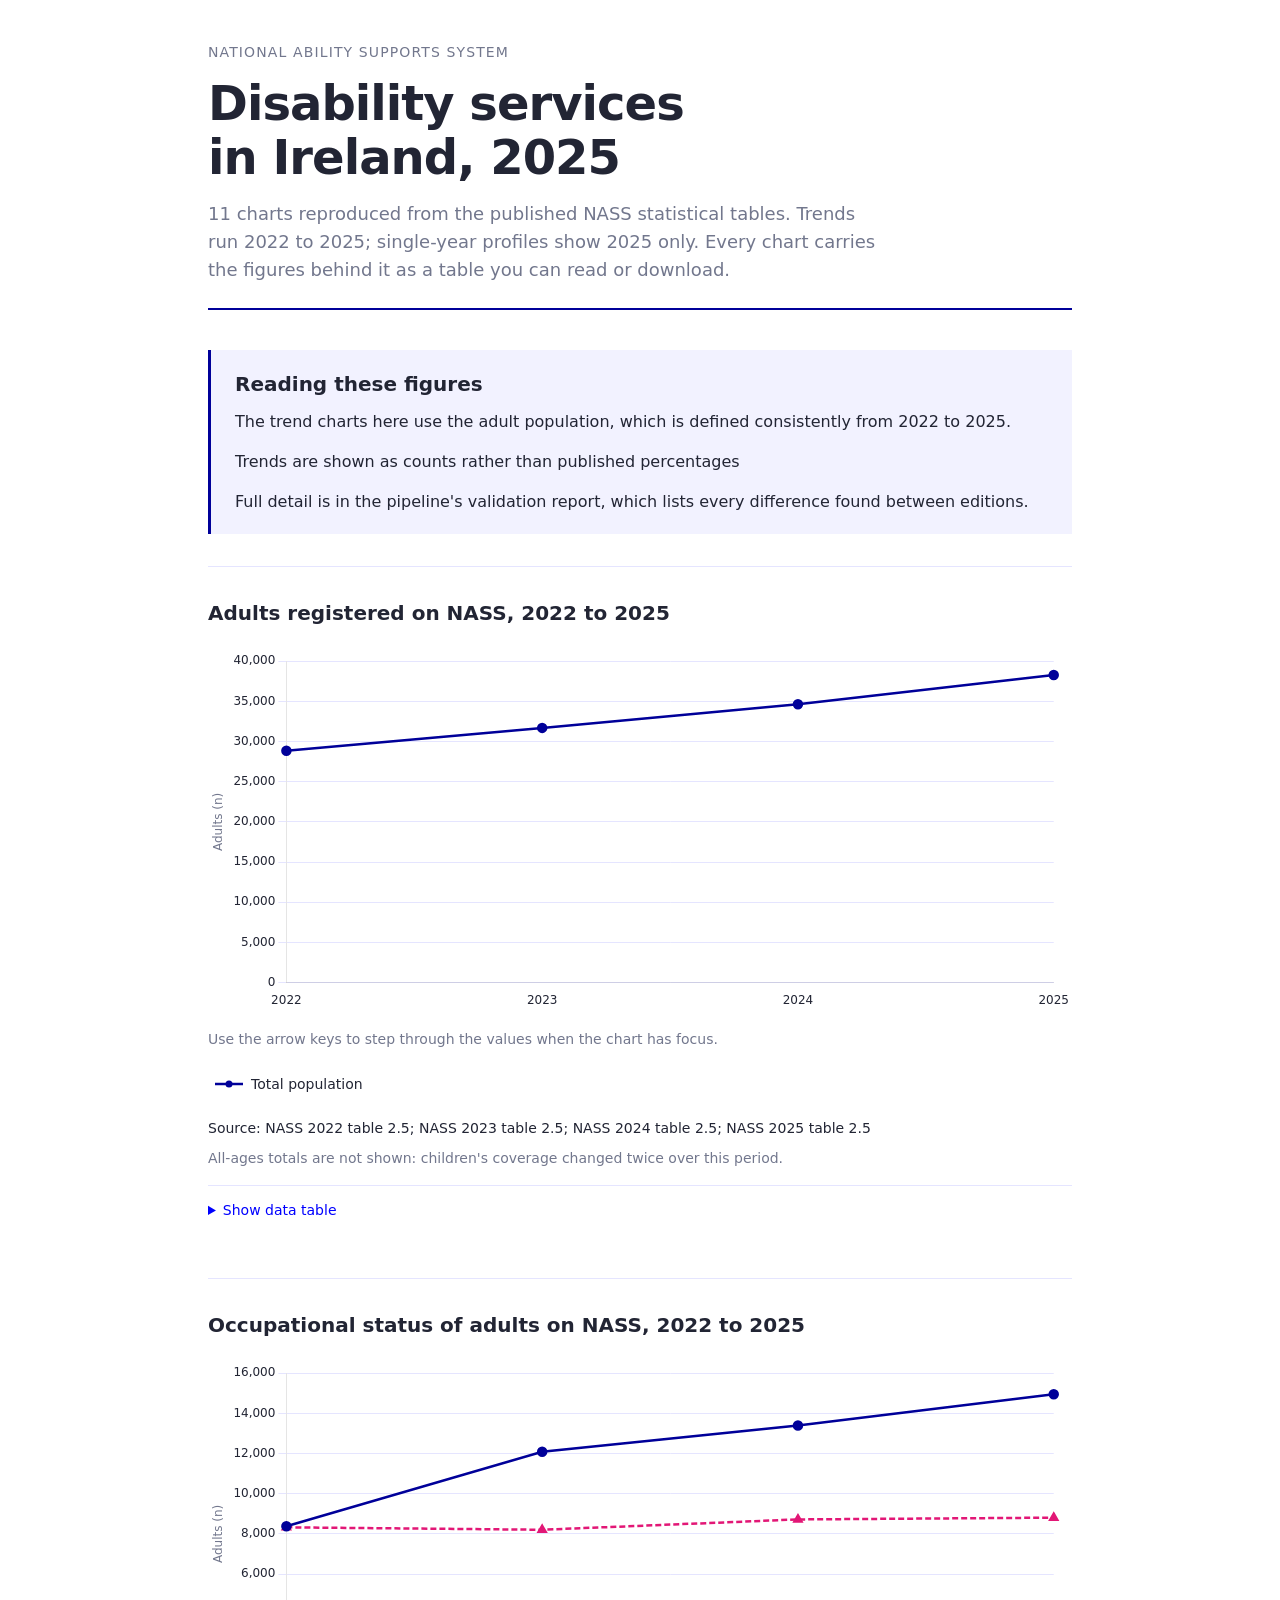
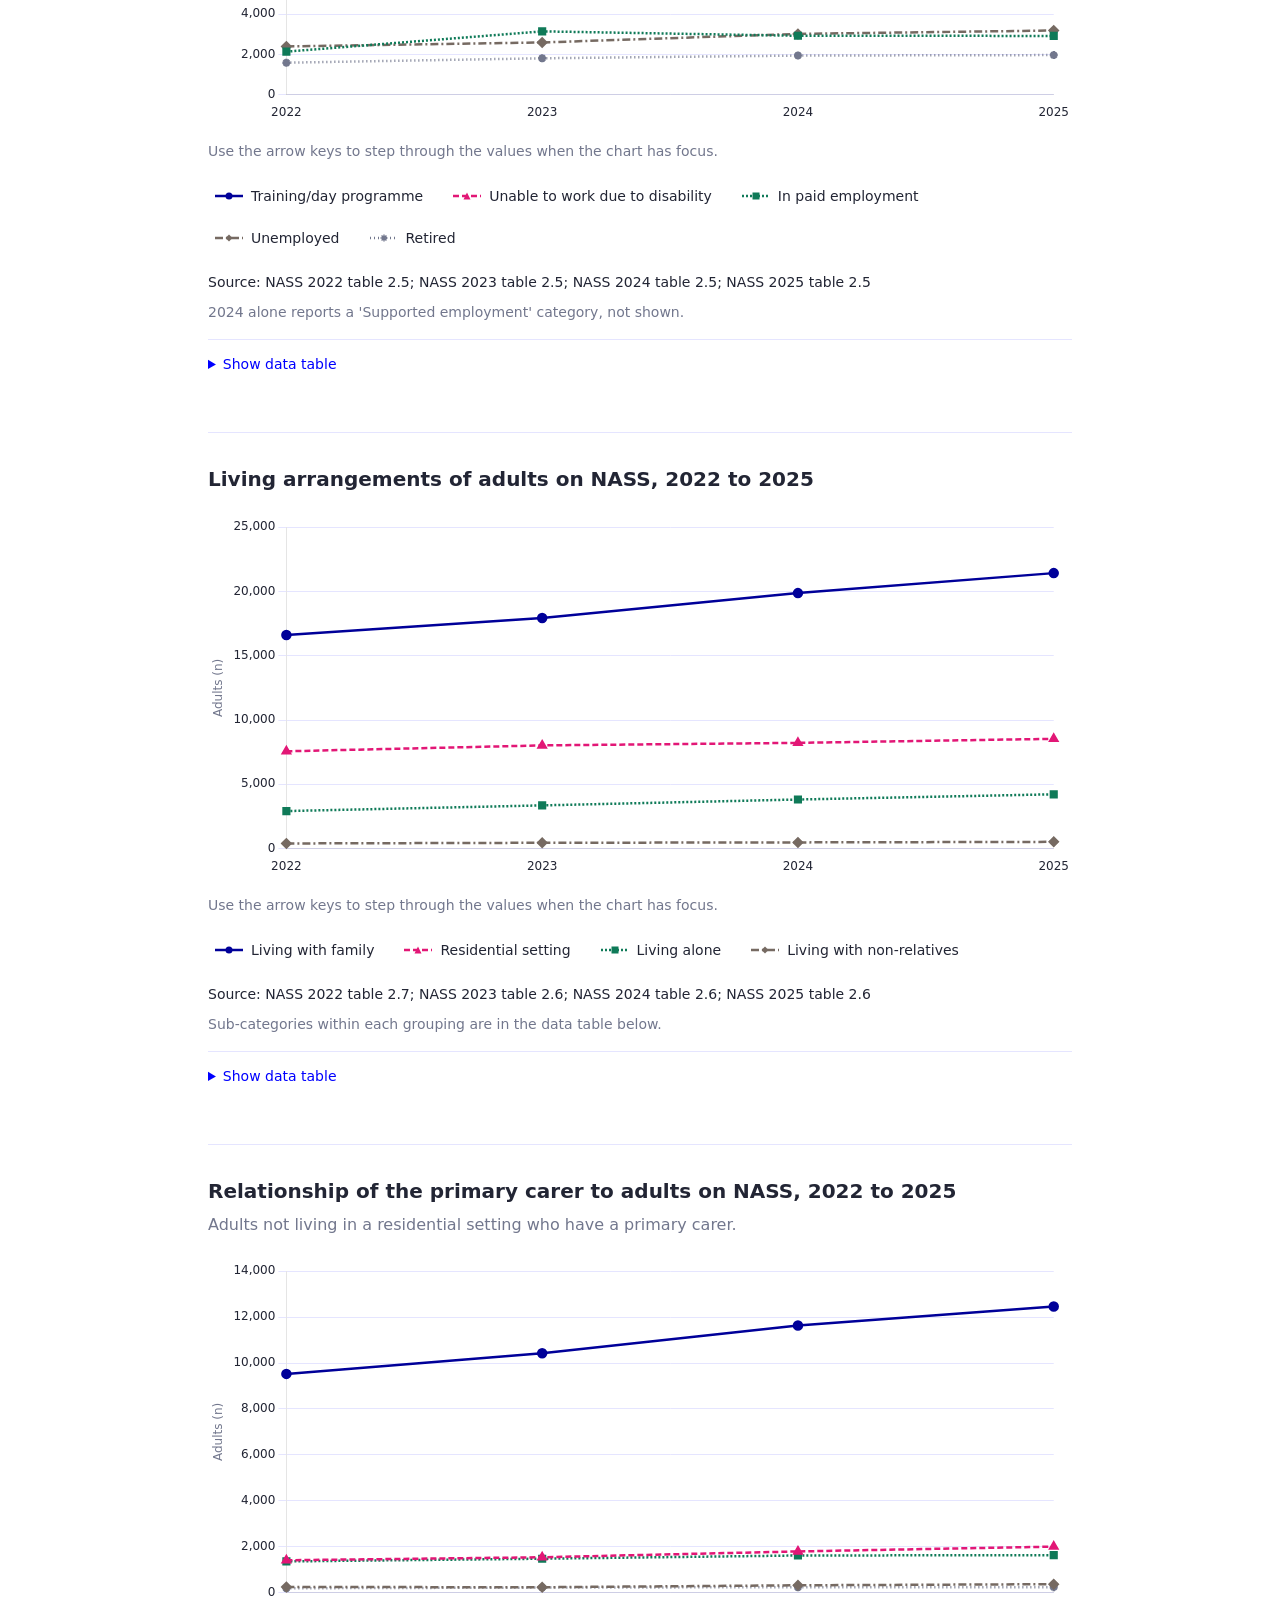
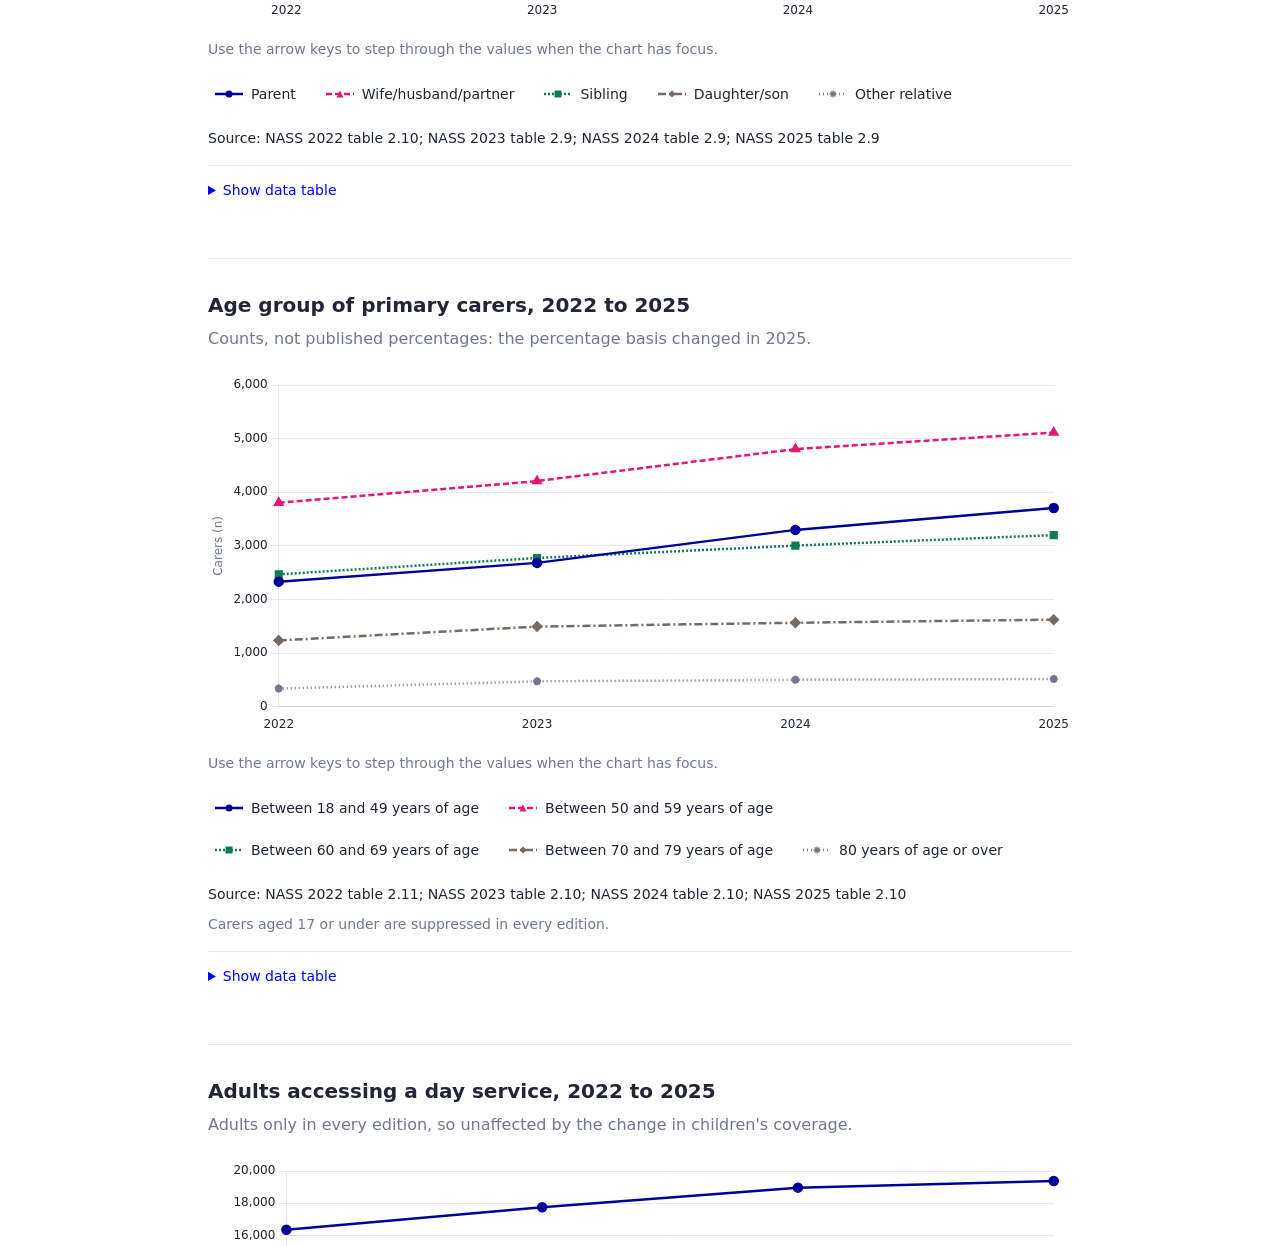
<file: nass/index.html>
<!DOCTYPE html>
<html lang="en-IE">
<head>
<meta charset="utf-8">
<meta http-equiv="refresh" content="0; url=2025/">
<link rel="canonical" href="2025/">
<title>NASS statistics — latest edition</title>
<link rel="stylesheet" href="../assets/css/tokens.css">
<link rel="stylesheet" href="../assets/css/site.css">
</head>
<body>
<div class="prototype-notice"><div class="wrap"><div class="content">
<strong>Prototype.</strong> Figures reproduced from published NASS statistical bulletins.
Not an official HRB publication.
</div></div></div>
<div class="wrap"><div class="content">
<p>Redirecting to the 2025 edition. <a href="2025/">Continue</a>.</p>
</div></div>
</body>
</html>
</file>
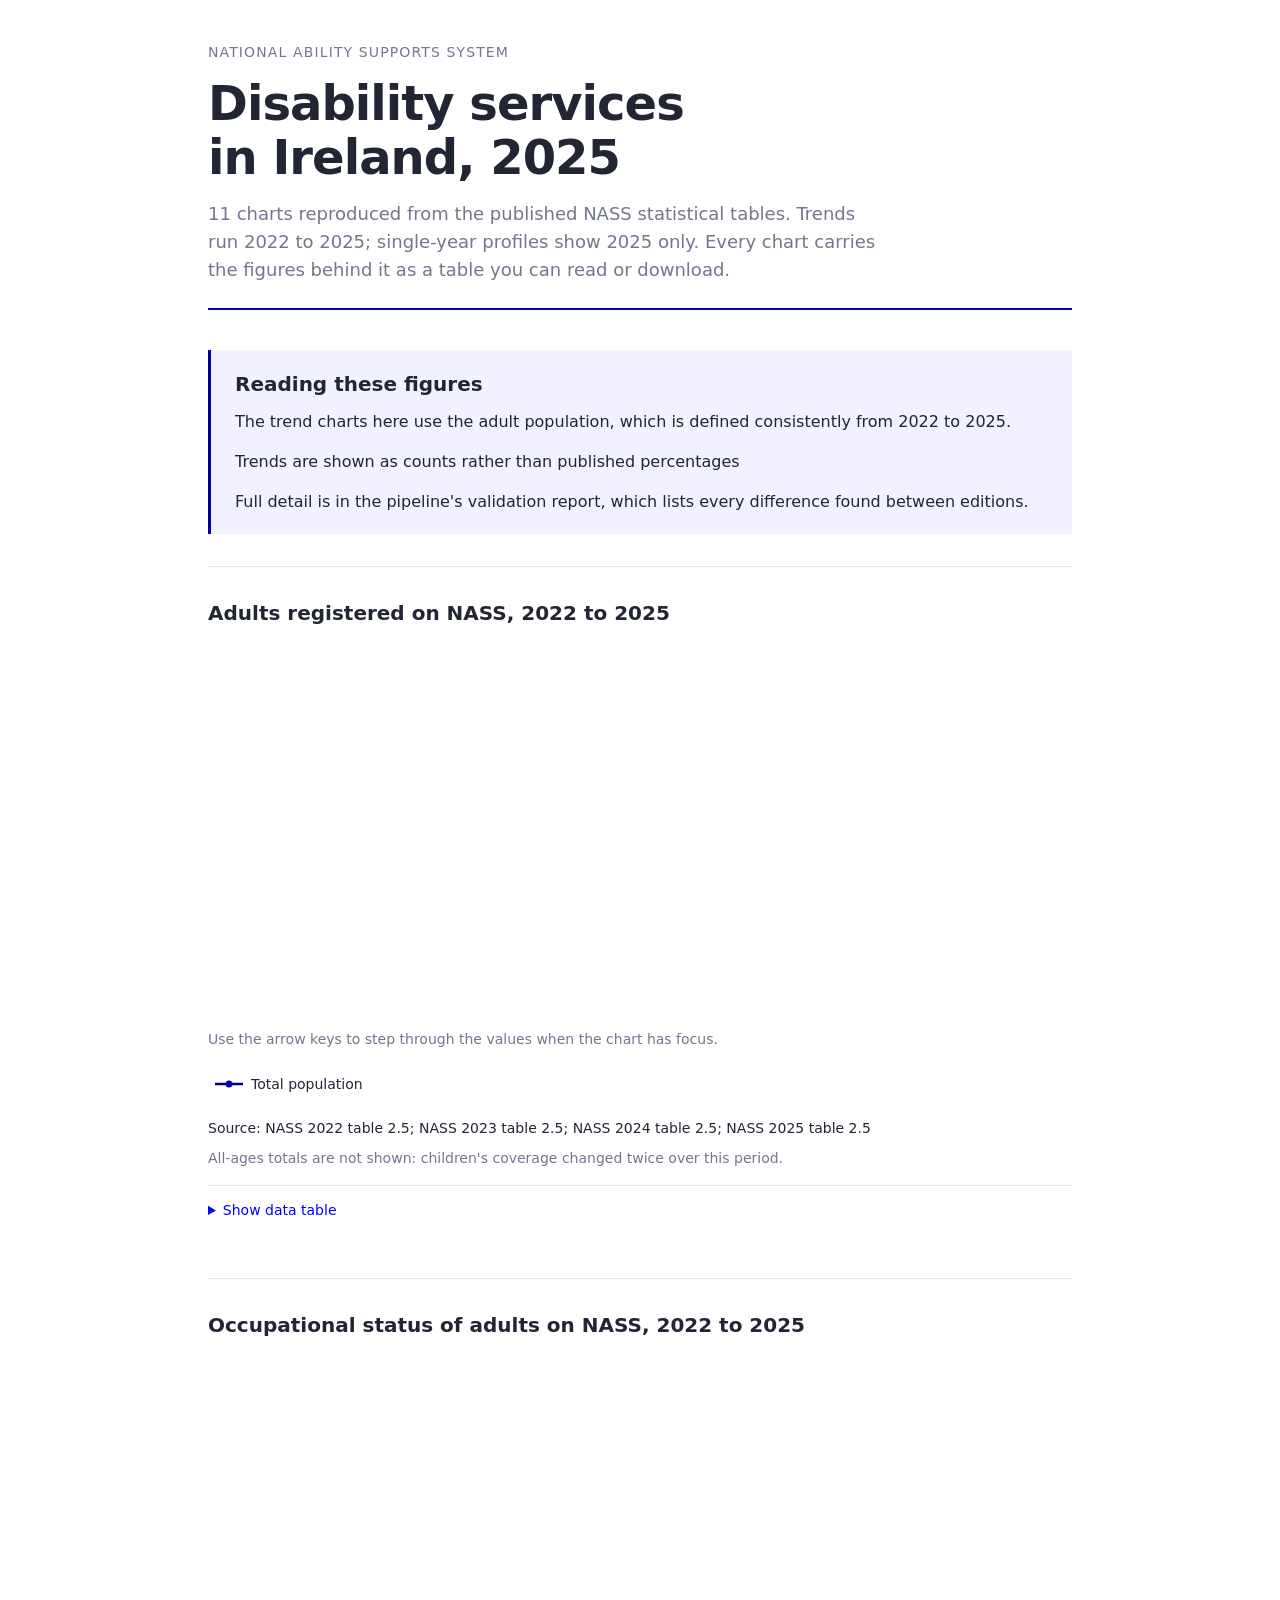
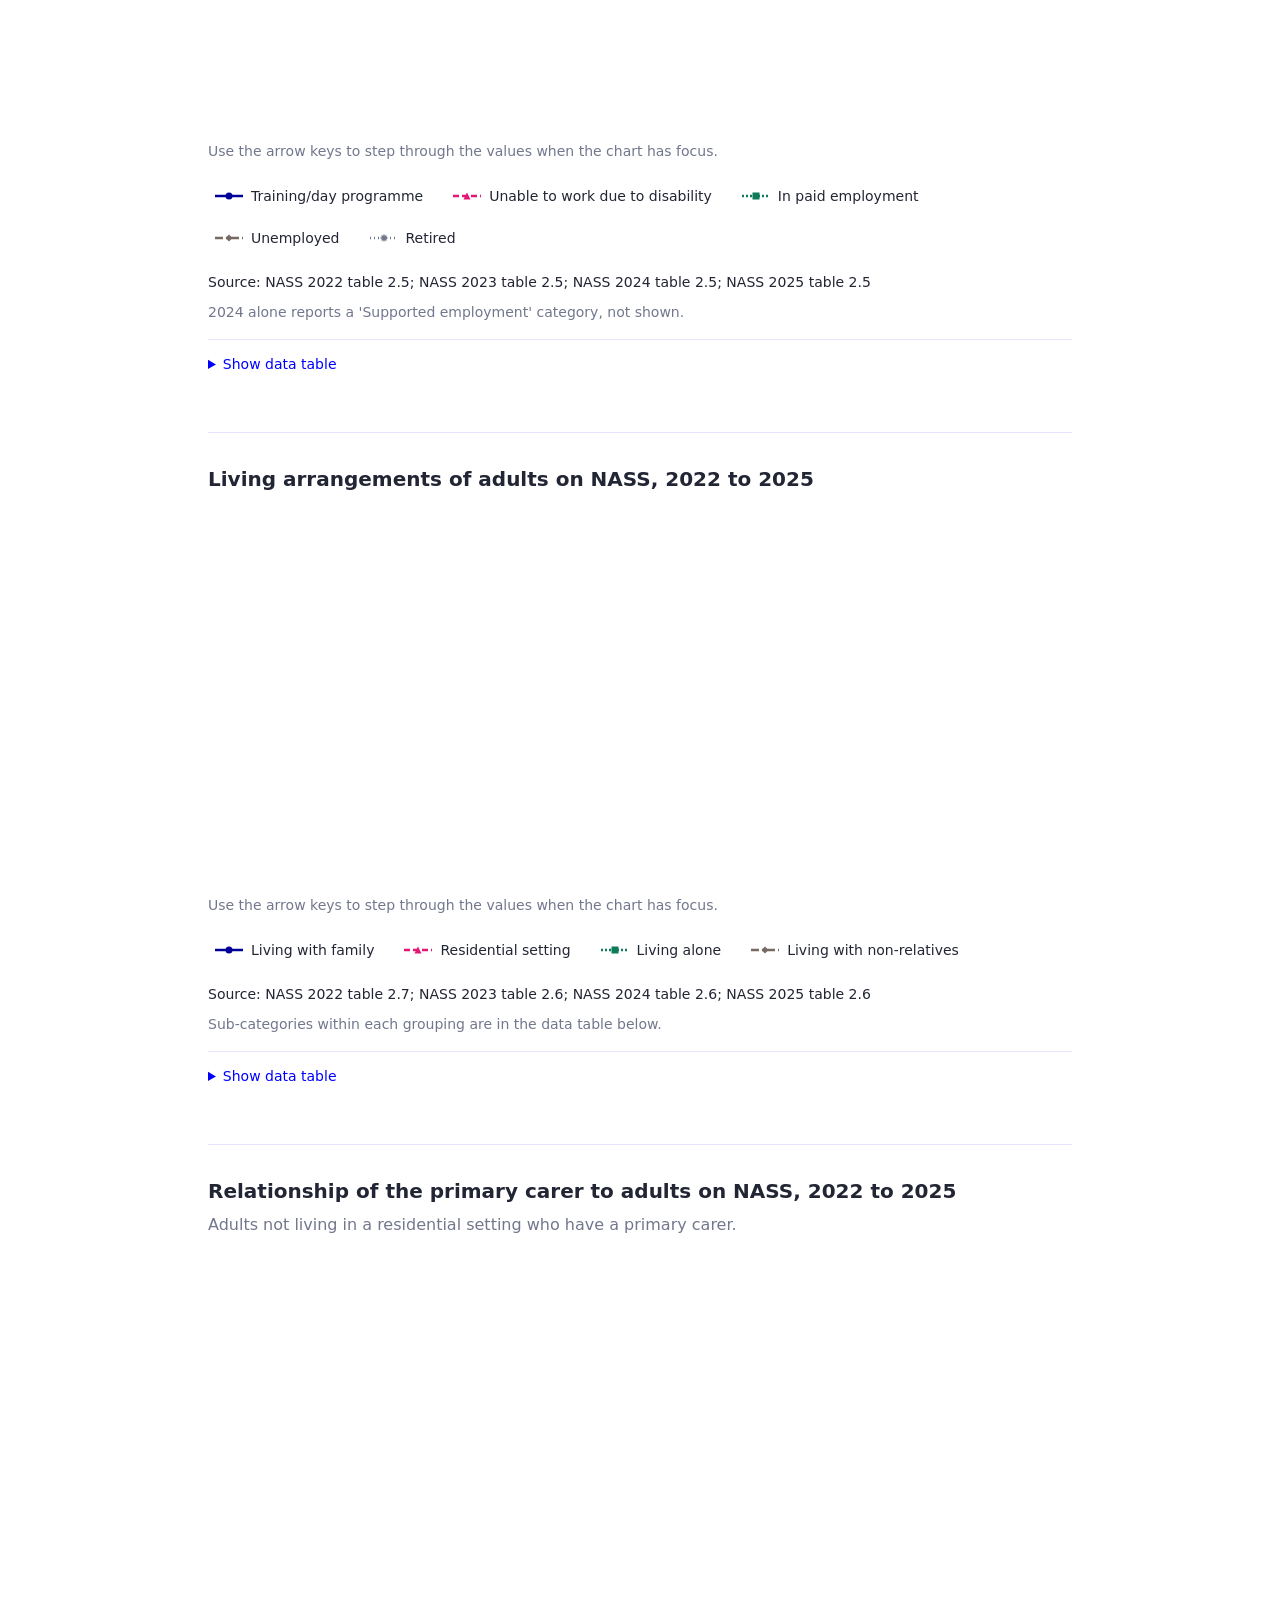
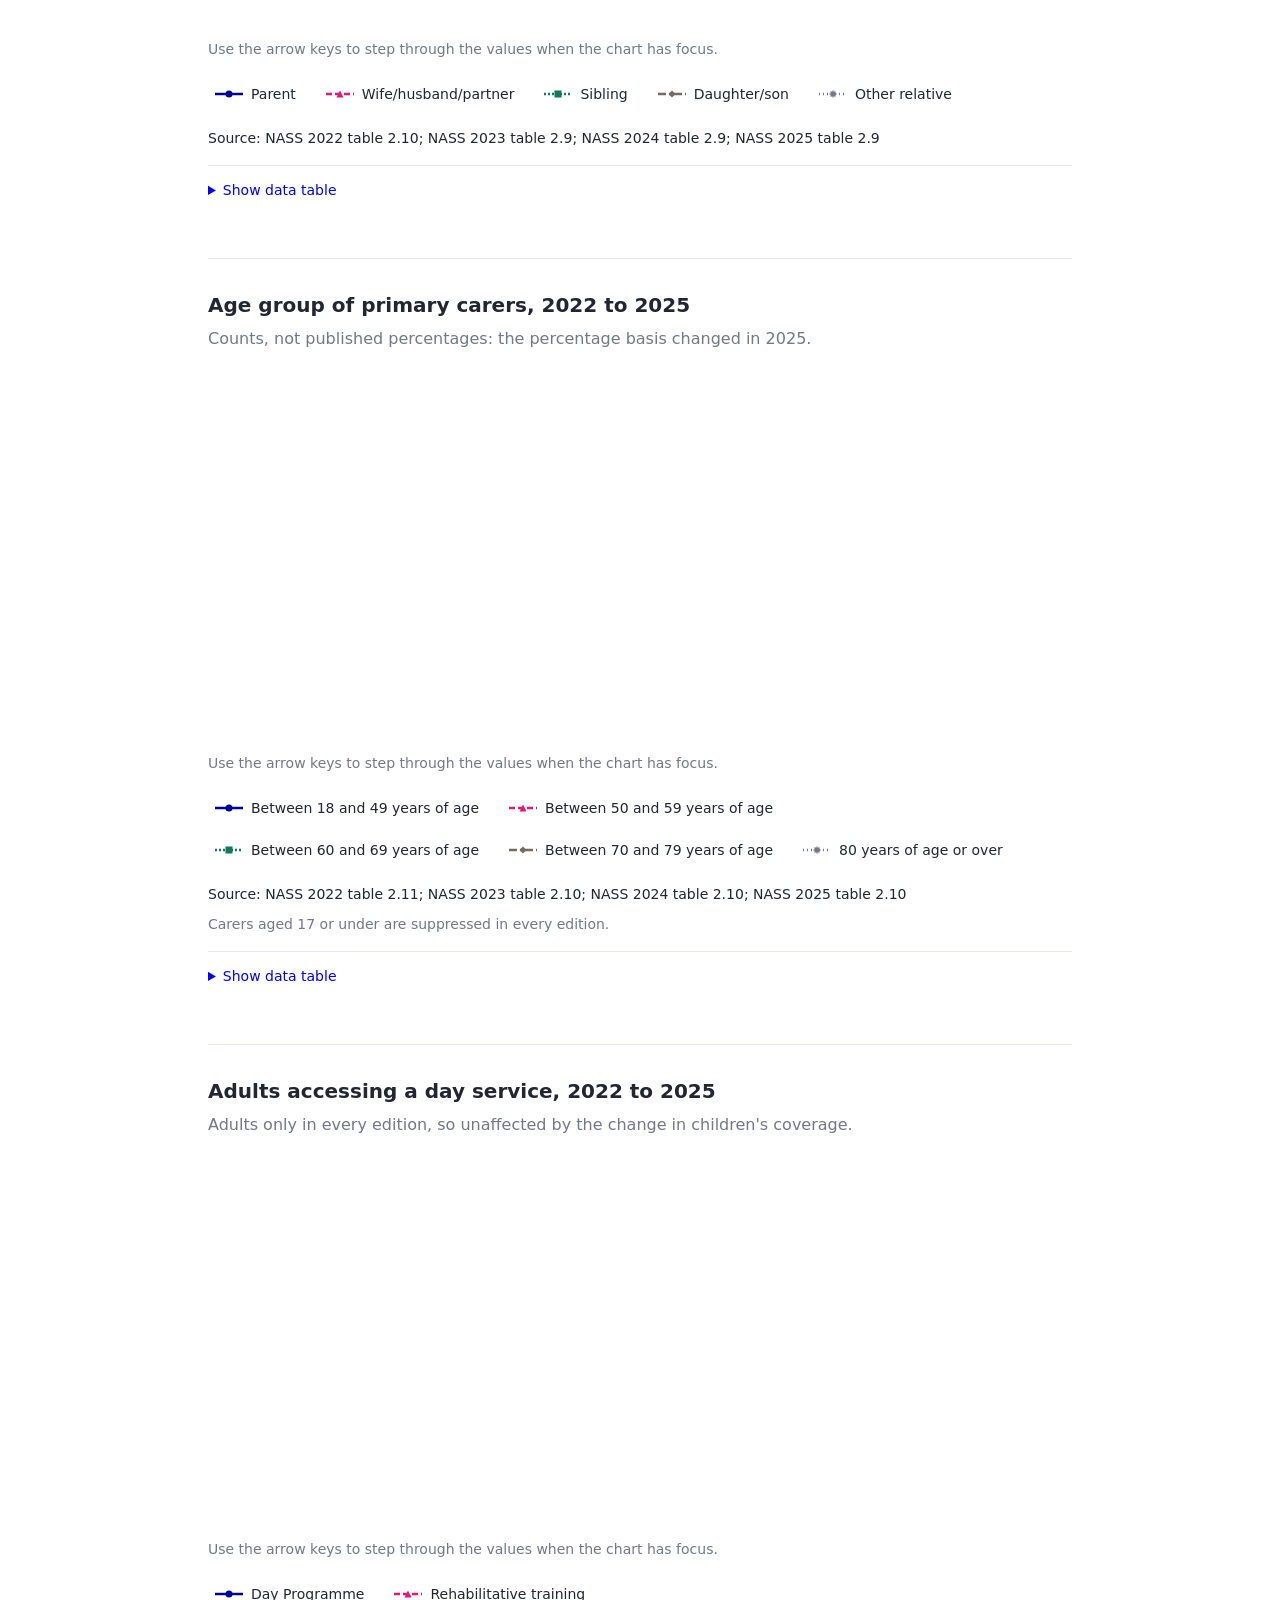
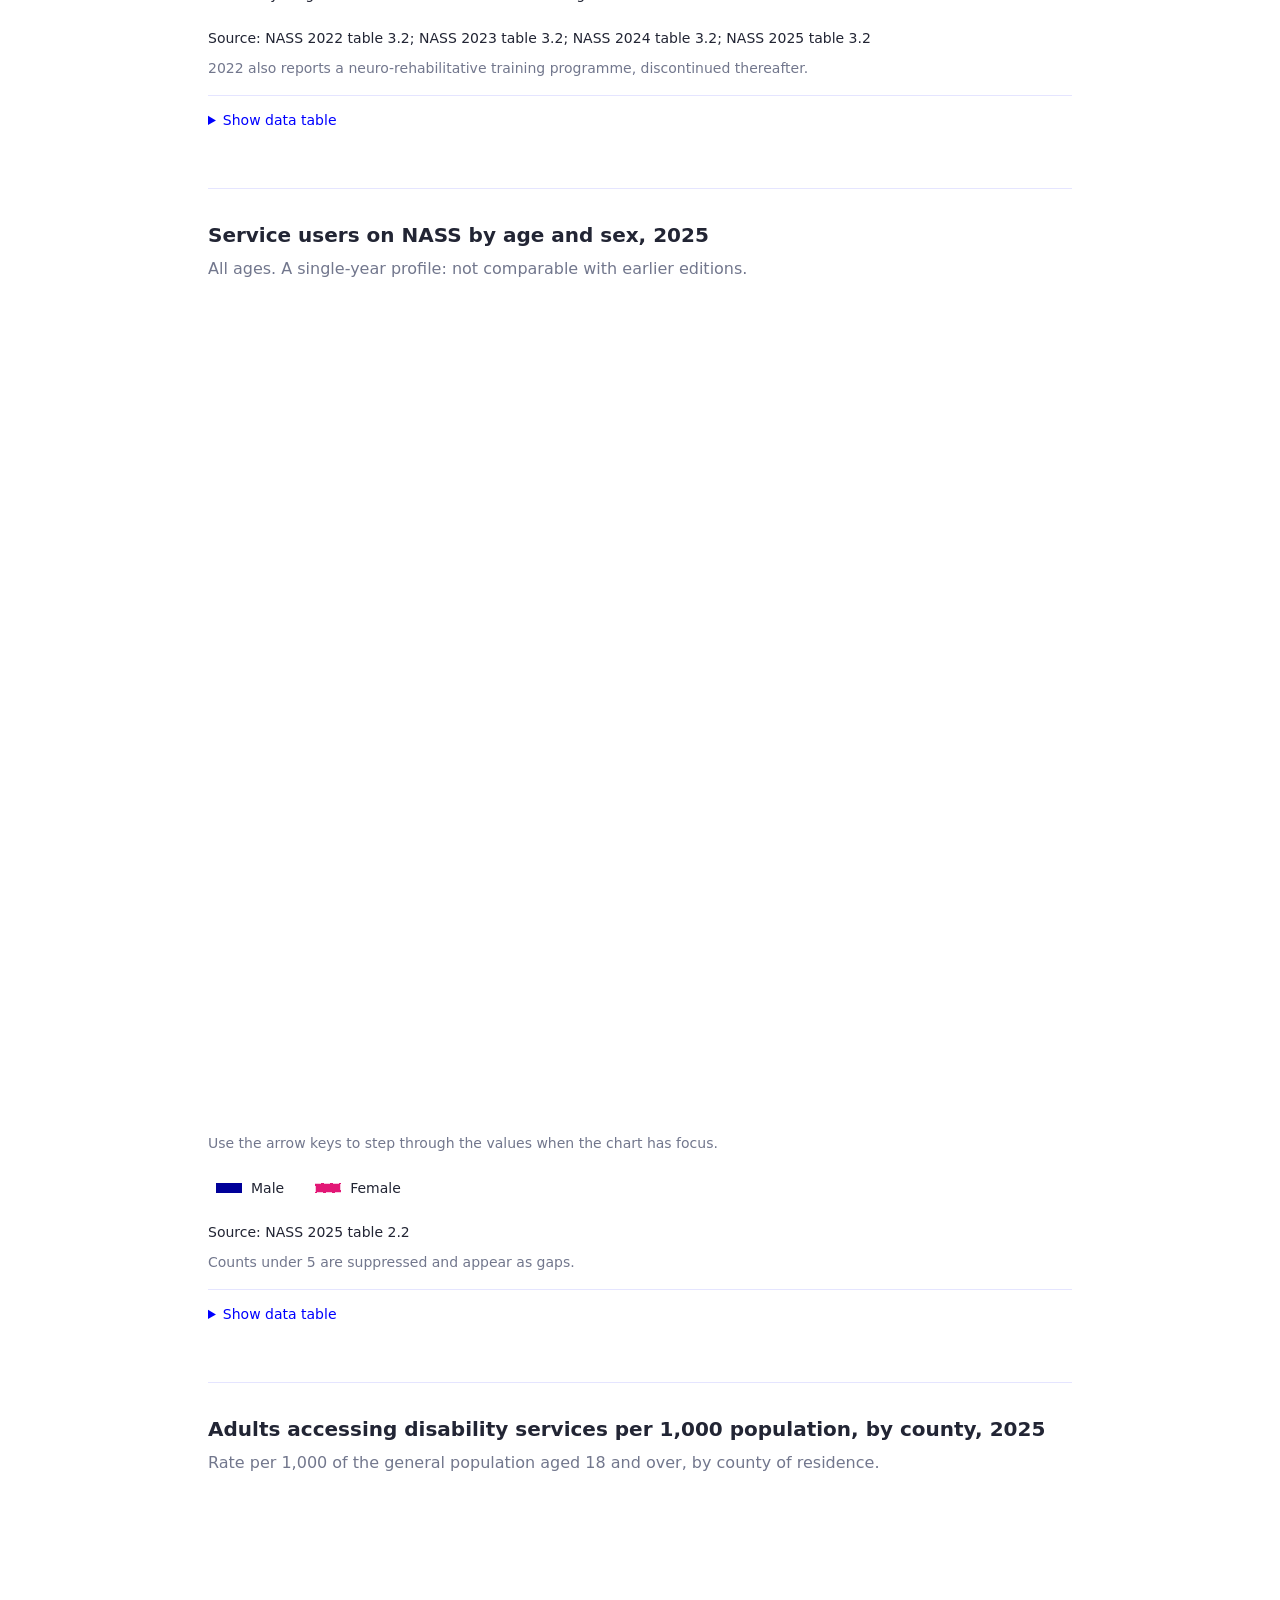
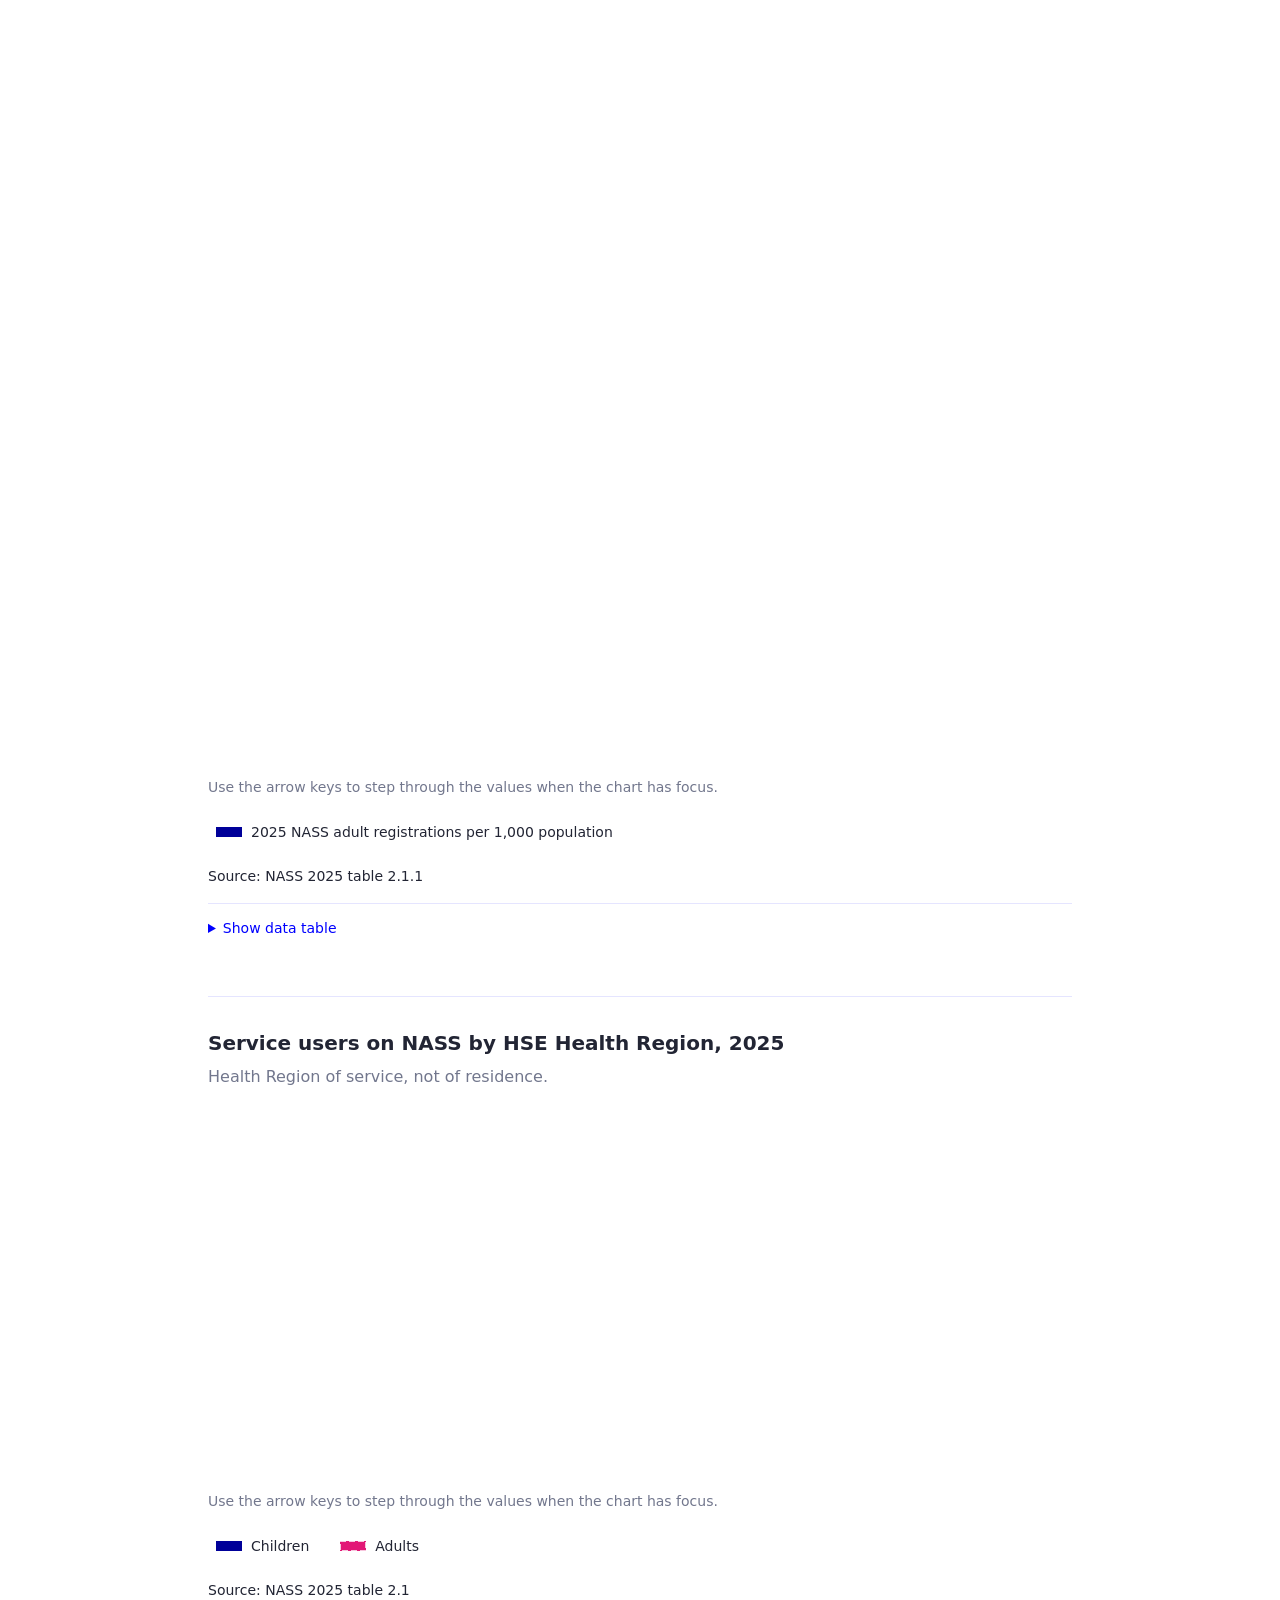
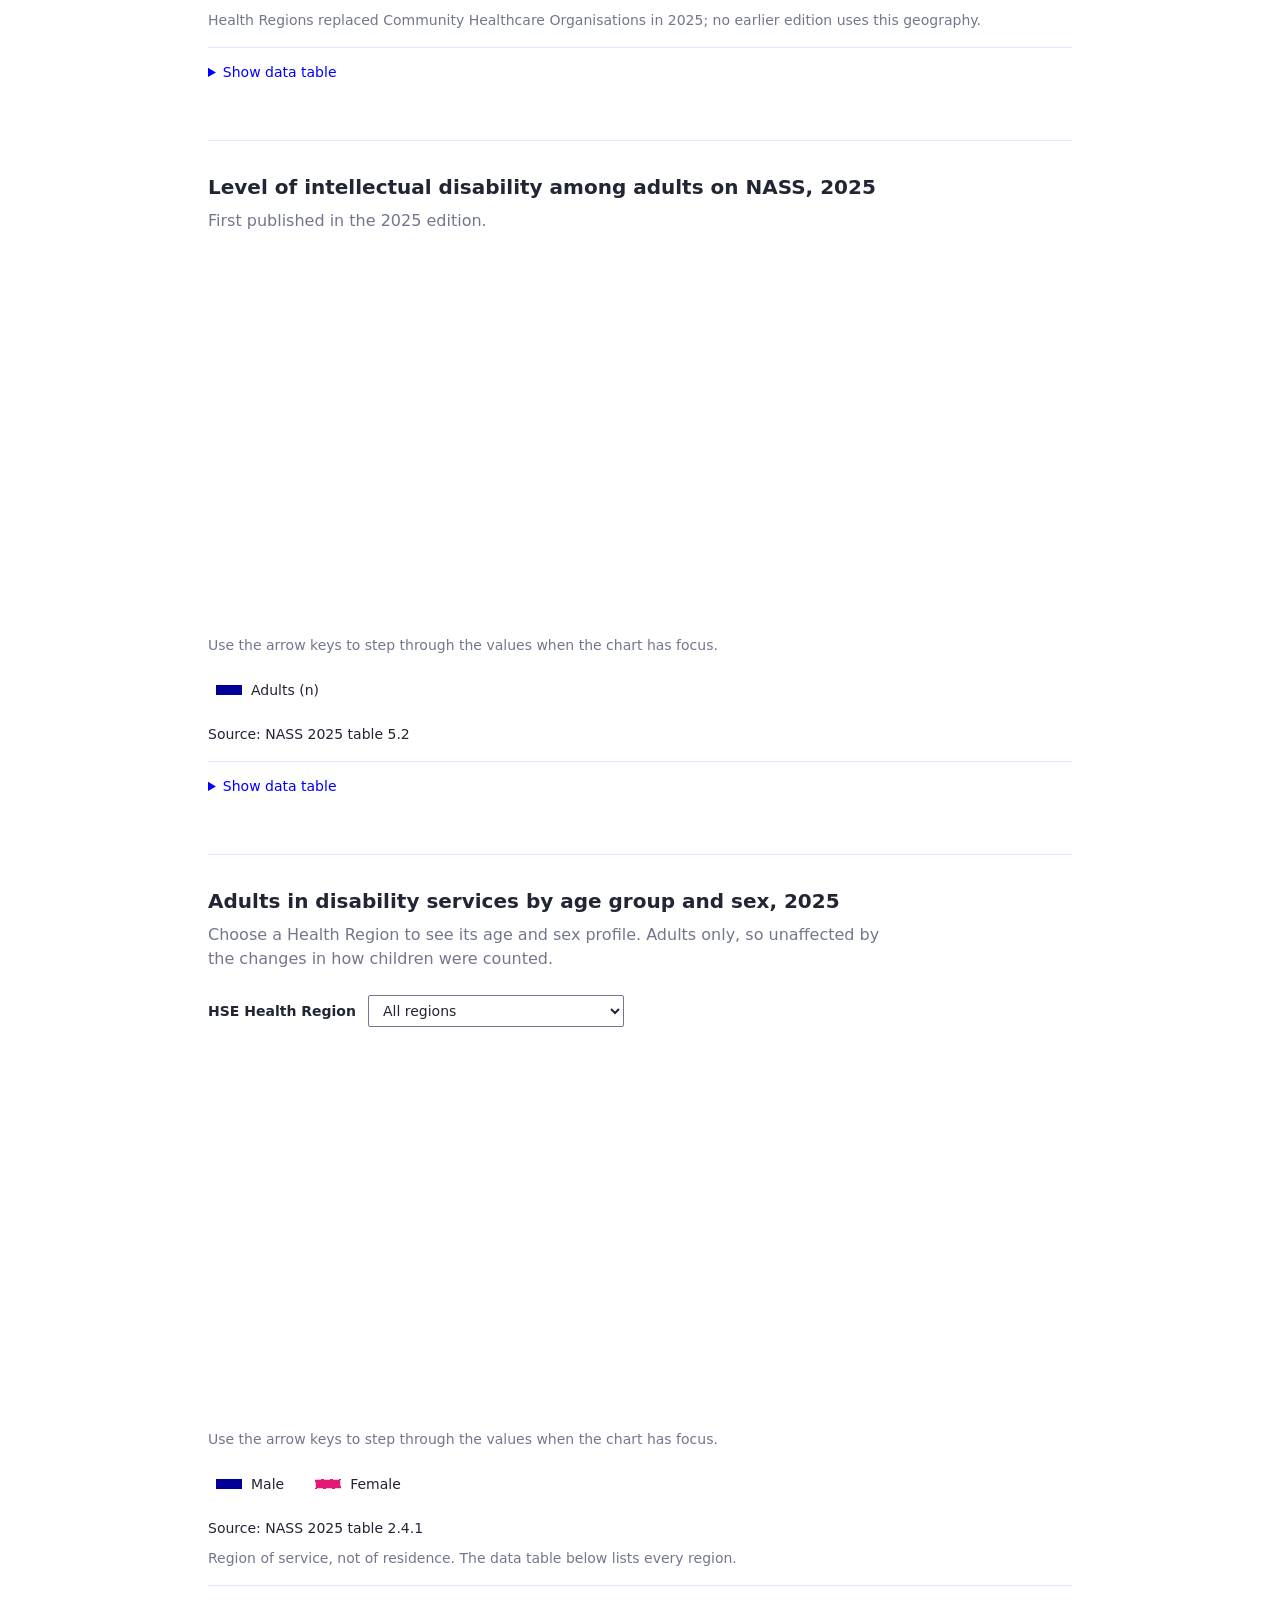
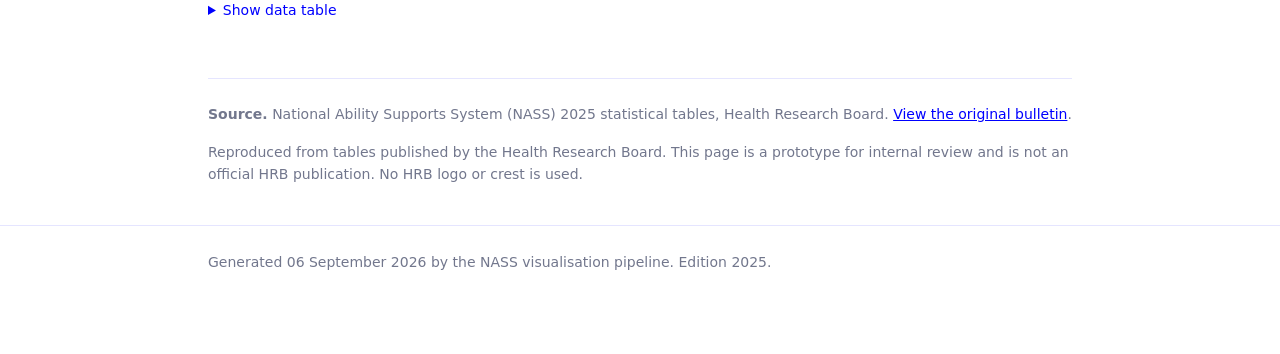
<file: nass/2025/index.html>
<!DOCTYPE html>
<!--
  GENERATED FILE - do not edit.
  Overwritten by R/06-render.R every time the pipeline runs.
  Edit site/_template/edition.html instead, then re-run: Rscript R/run-all.R
-->
<html lang="en-IE">
<head>
<meta charset="utf-8">
<meta name="viewport" content="width=device-width, initial-scale=1">
<title>NASS 2025 — statistics on disability services in Ireland (prototype)</title>
<meta name="description" content="Interactive charts reproduced from the published NASS 2025 statistical tables. Prototype for internal review.">
<link rel="stylesheet" href="../../assets/css/tokens.css">
<link rel="stylesheet" href="../../assets/css/site.css">
</head>
<body>

<!--<div class="prototype-notice">
  <div class="wrap"><div class="content">
    <strong>Prototype.</strong> Figures reproduced from published NASS statistical bulletins.
    Not an official HRB publication.
  </div></div>
</div>-->

<div class="wrap"><div class="content">

  <header class="masthead">
    <p class="eyebrow">National Ability Supports System</p>
    <h1>Disability services in Ireland, 2025</h1>
    <p class="standfirst">11 charts reproduced from the published NASS statistical
    tables. Trends run 2022 to 2025; single-year profiles show 2025 only.
    Every chart carries the figures behind it as a table you can read or download.</p>
  </header>

  <main>
    <div class="note">
      <h3>Reading these figures</h3>
      <p> The trend charts here use the adult
      population, which is defined consistently from 2022 to 2025.</p>
      <p>Trends are shown as counts rather than published percentages</p>
      <p>Full detail is in the pipeline's validation report, which lists every difference
      found between editions.</p>
    </div>

<section class="chart-block" data-chart-id="adults-on-nass" aria-labelledby="h-adults-on-nass">
  <h3 id="h-adults-on-nass">Adults registered on NASS, 2022 to 2025</h3>
  <p class="subtitle"></p>

  <div class="chart-figure"><canvas></canvas></div>
  <p class="chart-hint">Use the arrow keys to step through the values when the chart has focus.</p>
  <div class="chart-live visually-hidden" role="status" aria-live="polite"></div>

  <ul class="legend"></ul>

  <div class="chart-foot">
    <p class="source">Source: NASS 2022 table 2.5; NASS 2023 table 2.5; NASS 2024 table 2.5; NASS 2025 table 2.5</p>
    <p>All-ages totals are not shown: children's coverage changed twice over this period.</p>
  </div>

  <details>
    <summary>Show data table</summary>
    <div class="table-scroll">
      <table>
        <caption>Adults registered on NASS, 2022 to 2025</caption>
        <thead><tr>
          <th scope="col">Edition</th>
          <th scope="col">Total population</th>
        </tr></thead>
        <tbody>
        <tr>
          <th scope="row">2022</th>
          <td>28,859</td>
        </tr>
        <tr>
          <th scope="row">2023</th>
          <td>31,698</td>
        </tr>
        <tr>
          <th scope="row">2024</th>
          <td>34,652</td>
        </tr>
        <tr>
          <th scope="row">2025</th>
          <td>38,288</td>
        </tr>
        </tbody>
      </table>
    </div>
    <p class="downloads"><a href="data/adults-on-nass.csv" download>Download this data as CSV</a></p>
  </details>
</section>

<section class="chart-block" data-chart-id="occupational-status" aria-labelledby="h-occupational-status">
  <h3 id="h-occupational-status">Occupational status of adults on NASS, 2022 to 2025</h3>
  <p class="subtitle"></p>

  <div class="chart-figure"><canvas></canvas></div>
  <p class="chart-hint">Use the arrow keys to step through the values when the chart has focus.</p>
  <div class="chart-live visually-hidden" role="status" aria-live="polite"></div>

  <ul class="legend"></ul>

  <div class="chart-foot">
    <p class="source">Source: NASS 2022 table 2.5; NASS 2023 table 2.5; NASS 2024 table 2.5; NASS 2025 table 2.5</p>
    <p>2024 alone reports a 'Supported employment' category, not shown.</p>
  </div>

  <details>
    <summary>Show data table</summary>
    <div class="table-scroll">
      <table>
        <caption>Occupational status of adults on NASS, 2022 to 2025</caption>
        <thead><tr>
          <th scope="col">Edition</th>
          <th scope="col">Training/day programme</th>
          <th scope="col">Unable to work due to disability</th>
          <th scope="col">In paid employment</th>
          <th scope="col">Unemployed</th>
          <th scope="col">Retired</th>
        </tr></thead>
        <tbody>
        <tr>
          <th scope="row">2022</th>
          <td>8,383</td>
          <td>8,328</td>
          <td>2,139</td>
          <td>2,397</td>
          <td>1,588</td>
        </tr>
        <tr>
          <th scope="row">2023</th>
          <td>12,088</td>
          <td>8,206</td>
          <td>3,148</td>
          <td>2,596</td>
          <td>1,808</td>
        </tr>
        <tr>
          <th scope="row">2024</th>
          <td>13,394</td>
          <td>8,720</td>
          <td>2,928</td>
          <td>3,022</td>
          <td>1,944</td>
        </tr>
        <tr>
          <th scope="row">2025</th>
          <td>14,951</td>
          <td>8,809</td>
          <td>2,922</td>
          <td>3,191</td>
          <td>1,967</td>
        </tr>
        </tbody>
      </table>
    </div>
    <p class="downloads"><a href="data/occupational-status.csv" download>Download this data as CSV</a></p>
  </details>
</section>

<section class="chart-block" data-chart-id="living-arrangements" aria-labelledby="h-living-arrangements">
  <h3 id="h-living-arrangements">Living arrangements of adults on NASS, 2022 to 2025</h3>
  <p class="subtitle"></p>

  <div class="chart-figure"><canvas></canvas></div>
  <p class="chart-hint">Use the arrow keys to step through the values when the chart has focus.</p>
  <div class="chart-live visually-hidden" role="status" aria-live="polite"></div>

  <ul class="legend"></ul>

  <div class="chart-foot">
    <p class="source">Source: NASS 2022 table 2.7; NASS 2023 table 2.6; NASS 2024 table 2.6; NASS 2025 table 2.6</p>
    <p>Sub-categories within each grouping are in the data table below.</p>
  </div>

  <details>
    <summary>Show data table</summary>
    <div class="table-scroll">
      <table>
        <caption>Living arrangements of adults on NASS, 2022 to 2025</caption>
        <thead><tr>
          <th scope="col">Edition</th>
          <th scope="col">Living with family</th>
          <th scope="col">Residential setting</th>
          <th scope="col">Living alone</th>
          <th scope="col">Living with non-relatives</th>
        </tr></thead>
        <tbody>
        <tr>
          <th scope="row">2022</th>
          <td>16,611</td>
          <td>7,569</td>
          <td>2,920</td>
          <td>400</td>
        </tr>
        <tr>
          <th scope="row">2023</th>
          <td>17,941</td>
          <td>8,027</td>
          <td>3,361</td>
          <td>452</td>
        </tr>
        <tr>
          <th scope="row">2024</th>
          <td>19,874</td>
          <td>8,225</td>
          <td>3,819</td>
          <td>482</td>
        </tr>
        <tr>
          <th scope="row">2025</th>
          <td>21,428</td>
          <td>8,539</td>
          <td>4,223</td>
          <td>525</td>
        </tr>
        </tbody>
      </table>
    </div>
    <p class="downloads"><a href="data/living-arrangements.csv" download>Download this data as CSV</a></p>
  </details>
</section>

<section class="chart-block" data-chart-id="carer-relationship" aria-labelledby="h-carer-relationship">
  <h3 id="h-carer-relationship">Relationship of the primary carer to adults on NASS, 2022 to 2025</h3>
  <p class="subtitle">Adults not living in a residential setting who have a primary carer.</p>

  <div class="chart-figure"><canvas></canvas></div>
  <p class="chart-hint">Use the arrow keys to step through the values when the chart has focus.</p>
  <div class="chart-live visually-hidden" role="status" aria-live="polite"></div>

  <ul class="legend"></ul>

  <div class="chart-foot">
    <p class="source">Source: NASS 2022 table 2.10; NASS 2023 table 2.9; NASS 2024 table 2.9; NASS 2025 table 2.9</p>
    
  </div>

  <details>
    <summary>Show data table</summary>
    <div class="table-scroll">
      <table>
        <caption>Relationship of the primary carer to adults on NASS, 2022 to 2025</caption>
        <thead><tr>
          <th scope="col">Edition</th>
          <th scope="col">Parent</th>
          <th scope="col">Wife/husband/partner</th>
          <th scope="col">Sibling</th>
          <th scope="col">Daughter/son</th>
          <th scope="col">Other relative</th>
        </tr></thead>
        <tbody>
        <tr>
          <th scope="row">2022</th>
          <td>9,527</td>
          <td>1,409</td>
          <td>1,358</td>
          <td>244</td>
          <td>189</td>
        </tr>
        <tr>
          <th scope="row">2023</th>
          <td>10,425</td>
          <td>1,539</td>
          <td>1,476</td>
          <td>234</td>
          <td>218</td>
        </tr>
        <tr>
          <th scope="row">2024</th>
          <td>11,631</td>
          <td>1,793</td>
          <td>1,617</td>
          <td>318</td>
          <td>236</td>
        </tr>
        <tr>
          <th scope="row">2025</th>
          <td>12,463</td>
          <td>2,003</td>
          <td>1,630</td>
          <td>367</td>
          <td>237</td>
        </tr>
        </tbody>
      </table>
    </div>
    <p class="downloads"><a href="data/carer-relationship.csv" download>Download this data as CSV</a></p>
  </details>
</section>

<section class="chart-block" data-chart-id="carer-age" aria-labelledby="h-carer-age">
  <h3 id="h-carer-age">Age group of primary carers, 2022 to 2025</h3>
  <p class="subtitle">Counts, not published percentages: the percentage basis changed in 2025.</p>

  <div class="chart-figure"><canvas></canvas></div>
  <p class="chart-hint">Use the arrow keys to step through the values when the chart has focus.</p>
  <div class="chart-live visually-hidden" role="status" aria-live="polite"></div>

  <ul class="legend"></ul>

  <div class="chart-foot">
    <p class="source">Source: NASS 2022 table 2.11; NASS 2023 table 2.10; NASS 2024 table 2.10; NASS 2025 table 2.10</p>
    <p>Carers aged 17 or under are suppressed in every edition.</p>
  </div>

  <details>
    <summary>Show data table</summary>
    <div class="table-scroll">
      <table>
        <caption>Age group of primary carers, 2022 to 2025</caption>
        <thead><tr>
          <th scope="col">Edition</th>
          <th scope="col">Between 18 and 49 years of age</th>
          <th scope="col">Between 50 and 59 years of age</th>
          <th scope="col">Between 60 and 69 years of age</th>
          <th scope="col">Between 70 and 79 years of age</th>
          <th scope="col">80 years of age or over</th>
        </tr></thead>
        <tbody>
        <tr>
          <th scope="row">2022</th>
          <td>2,333</td>
          <td>3,806</td>
          <td>2,468</td>
          <td>1,235</td>
          <td>336</td>
        </tr>
        <tr>
          <th scope="row">2023</th>
          <td>2,683</td>
          <td>4,211</td>
          <td>2,774</td>
          <td>1,494</td>
          <td>471</td>
        </tr>
        <tr>
          <th scope="row">2024</th>
          <td>3,299</td>
          <td>4,807</td>
          <td>3,006</td>
          <td>1,565</td>
          <td>500</td>
        </tr>
        <tr>
          <th scope="row">2025</th>
          <td>3,706</td>
          <td>5,116</td>
          <td>3,202</td>
          <td>1,623</td>
          <td>516</td>
        </tr>
        </tbody>
      </table>
    </div>
    <p class="downloads"><a href="data/carer-age.csv" download>Download this data as CSV</a></p>
  </details>
</section>

<section class="chart-block" data-chart-id="day-services" aria-labelledby="h-day-services">
  <h3 id="h-day-services">Adults accessing a day service, 2022 to 2025</h3>
  <p class="subtitle">Adults only in every edition, so unaffected by the change in children's coverage.</p>

  <div class="chart-figure"><canvas></canvas></div>
  <p class="chart-hint">Use the arrow keys to step through the values when the chart has focus.</p>
  <div class="chart-live visually-hidden" role="status" aria-live="polite"></div>

  <ul class="legend"></ul>

  <div class="chart-foot">
    <p class="source">Source: NASS 2022 table 3.2; NASS 2023 table 3.2; NASS 2024 table 3.2; NASS 2025 table 3.2</p>
    <p>2022 also reports a neuro-rehabilitative training programme, discontinued thereafter.</p>
  </div>

  <details>
    <summary>Show data table</summary>
    <div class="table-scroll">
      <table>
        <caption>Adults accessing a day service, 2022 to 2025</caption>
        <thead><tr>
          <th scope="col">Edition</th>
          <th scope="col">Day Programme</th>
          <th scope="col">Rehabilitative training</th>
        </tr></thead>
        <tbody>
        <tr>
          <th scope="row">2022</th>
          <td>16,360</td>
          <td>1,866</td>
        </tr>
        <tr>
          <th scope="row">2023</th>
          <td>17,752</td>
          <td>1,917</td>
        </tr>
        <tr>
          <th scope="row">2024</th>
          <td>18,976</td>
          <td>2,015</td>
        </tr>
        <tr>
          <th scope="row">2025</th>
          <td>19,390</td>
          <td>1,833</td>
        </tr>
        </tbody>
      </table>
    </div>
    <p class="downloads"><a href="data/day-services.csv" download>Download this data as CSV</a></p>
  </details>
</section>

<section class="chart-block" data-chart-id="age-sex-2025" aria-labelledby="h-age-sex-2025">
  <h3 id="h-age-sex-2025">Service users on NASS by age and sex, 2025</h3>
  <p class="subtitle">All ages. A single-year profile: not comparable with earlier editions.</p>

  <div class="chart-figure"><canvas></canvas></div>
  <p class="chart-hint">Use the arrow keys to step through the values when the chart has focus.</p>
  <div class="chart-live visually-hidden" role="status" aria-live="polite"></div>

  <ul class="legend"></ul>

  <div class="chart-foot">
    <p class="source">Source: NASS 2025 table 2.2</p>
    <p>Counts under 5 are suppressed and appear as gaps.</p>
  </div>

  <details>
    <summary>Show data table</summary>
    <div class="table-scroll">
      <table>
        <caption>Service users on NASS by age and sex, 2025</caption>
        <thead><tr>
          <th scope="col">Age group</th>
          <th scope="col">Male</th>
          <th scope="col">Female</th>
        </tr></thead>
        <tbody>
        <tr>
          <th scope="row">0-4 years</th>
          <td>6,142</td>
          <td>3,347</td>
        </tr>
        <tr>
          <th scope="row">5-9 years</th>
          <td>14,553</td>
          <td>7,135</td>
        </tr>
        <tr>
          <th scope="row">10-14 years</th>
          <td>12,547</td>
          <td>6,281</td>
        </tr>
        <tr>
          <th scope="row">15-19 years</th>
          <td>9,162</td>
          <td>5,174</td>
        </tr>
        <tr>
          <th scope="row">20-24 years</th>
          <td>3,420</td>
          <td>1,890</td>
        </tr>
        <tr>
          <th scope="row">25-29 years</th>
          <td>2,344</td>
          <td>1,295</td>
        </tr>
        <tr>
          <th scope="row">30-34 years</th>
          <td>1,613</td>
          <td>1,181</td>
        </tr>
        <tr>
          <th scope="row">35-39 years</th>
          <td>1,451</td>
          <td>1,212</td>
        </tr>
        <tr>
          <th scope="row">40-44 years</th>
          <td>1,612</td>
          <td>1,399</td>
        </tr>
        <tr>
          <th scope="row">45-49 years</th>
          <td>1,705</td>
          <td>1,465</td>
        </tr>
        <tr>
          <th scope="row">50-54 years</th>
          <td>1,834</td>
          <td>1,666</td>
        </tr>
        <tr>
          <th scope="row">55-59 years</th>
          <td>1,842</td>
          <td>1,812</td>
        </tr>
        <tr>
          <th scope="row">60-64 years</th>
          <td>1,832</td>
          <td>1,786</td>
        </tr>
        <tr>
          <th scope="row">65-69 years</th>
          <td>1,220</td>
          <td>1,184</td>
        </tr>
        <tr>
          <th scope="row">≥ 70 years</th>
          <td>1,479</td>
          <td>1,689</td>
        </tr>
        </tbody>
      </table>
    </div>
    <p class="downloads"><a href="data/age-sex-2025.csv" download>Download this data as CSV</a></p>
  </details>
</section>

<section class="chart-block" data-chart-id="adult-rate-by-county-2025" aria-labelledby="h-adult-rate-by-county-2025">
  <h3 id="h-adult-rate-by-county-2025">Adults accessing disability services per 1,000 population, by county, 2025</h3>
  <p class="subtitle">Rate per 1,000 of the general population aged 18 and over, by county of residence.</p>

  <div class="chart-figure"><canvas></canvas></div>
  <p class="chart-hint">Use the arrow keys to step through the values when the chart has focus.</p>
  <div class="chart-live visually-hidden" role="status" aria-live="polite"></div>

  <ul class="legend"></ul>

  <div class="chart-foot">
    <p class="source">Source: NASS 2025 table 2.1.1</p>
    
  </div>

  <details>
    <summary>Show data table</summary>
    <div class="table-scroll">
      <table>
        <caption>Adults accessing disability services per 1,000 population, by county, 2025</caption>
        <thead><tr>
          <th scope="col">County</th>
          <th scope="col">2025 NASS adult registrations per 1,000 population</th>
        </tr></thead>
        <tbody>
        <tr>
          <th scope="row">Dublin</th>
          <td>7.7</td>
        </tr>
        <tr>
          <th scope="row">Waterford</th>
          <td>8.5</td>
        </tr>
        <tr>
          <th scope="row">Longford</th>
          <td>8.8</td>
        </tr>
        <tr>
          <th scope="row">Meath</th>
          <td>9.0</td>
        </tr>
        <tr>
          <th scope="row">Wicklow</th>
          <td>9.2</td>
        </tr>
        <tr>
          <th scope="row">Galway</th>
          <td>9.3</td>
        </tr>
        <tr>
          <th scope="row">Offaly</th>
          <td>9.3</td>
        </tr>
        <tr>
          <th scope="row">Kildare</th>
          <td>9.6</td>
        </tr>
        <tr>
          <th scope="row">Laois</th>
          <td>9.7</td>
        </tr>
        <tr>
          <th scope="row">Wexford</th>
          <td>9.9</td>
        </tr>
        <tr>
          <th scope="row">Clare</th>
          <td>10.2</td>
        </tr>
        <tr>
          <th scope="row">Kerry</th>
          <td>10.3</td>
        </tr>
        <tr>
          <th scope="row">Roscommon</th>
          <td>10.6</td>
        </tr>
        <tr>
          <th scope="row">Limerick</th>
          <td>10.8</td>
        </tr>
        <tr>
          <th scope="row">Cavan</th>
          <td>10.9</td>
        </tr>
        <tr>
          <th scope="row">Tipperary</th>
          <td>10.9</td>
        </tr>
        <tr>
          <th scope="row">Carlow</th>
          <td>11.0</td>
        </tr>
        <tr>
          <th scope="row">Leitrim</th>
          <td>11.0</td>
        </tr>
        <tr>
          <th scope="row">Louth</th>
          <td>11.2</td>
        </tr>
        <tr>
          <th scope="row">Cork</th>
          <td>11.4</td>
        </tr>
        <tr>
          <th scope="row">Mayo</th>
          <td>11.5</td>
        </tr>
        <tr>
          <th scope="row">Kilkenny</th>
          <td>11.9</td>
        </tr>
        <tr>
          <th scope="row">Monaghan</th>
          <td>11.9</td>
        </tr>
        <tr>
          <th scope="row">Donegal</th>
          <td>12.6</td>
        </tr>
        <tr>
          <th scope="row">Sligo</th>
          <td>15.7</td>
        </tr>
        </tbody>
      </table>
    </div>
    <p class="downloads"><a href="data/adult-rate-by-county-2025.csv" download>Download this data as CSV</a></p>
  </details>
</section>

<section class="chart-block" data-chart-id="registrations-by-region-2025" aria-labelledby="h-registrations-by-region-2025">
  <h3 id="h-registrations-by-region-2025">Service users on NASS by HSE Health Region, 2025</h3>
  <p class="subtitle">Health Region of service, not of residence.</p>

  <div class="chart-figure"><canvas></canvas></div>
  <p class="chart-hint">Use the arrow keys to step through the values when the chart has focus.</p>
  <div class="chart-live visually-hidden" role="status" aria-live="polite"></div>

  <ul class="legend"></ul>

  <div class="chart-foot">
    <p class="source">Source: NASS 2025 table 2.1</p>
    <p>Health Regions replaced Community Healthcare Organisations in 2025; no earlier edition uses this geography.</p>
  </div>

  <details>
    <summary>Show data table</summary>
    <div class="table-scroll">
      <table>
        <caption>Service users on NASS by HSE Health Region, 2025</caption>
        <thead><tr>
          <th scope="col">HSE Health Region of service</th>
          <th scope="col">Children</th>
          <th scope="col">Adults</th>
        </tr></thead>
        <tbody>
        <tr>
          <th scope="row">Dublin and North East</th>
          <td>13,940</td>
          <td>8,418</td>
        </tr>
        <tr>
          <th scope="row">Dublin and Midlands</th>
          <td>13,832</td>
          <td>6,380</td>
        </tr>
        <tr>
          <th scope="row">Dublin and South East</th>
          <td>10,222</td>
          <td>7,907</td>
        </tr>
        <tr>
          <th scope="row">South West</th>
          <td>9,167</td>
          <td>6,313</td>
        </tr>
        <tr>
          <th scope="row">Mid West</th>
          <td>8,289</td>
          <td>3,086</td>
        </tr>
        <tr>
          <th scope="row">West and North West</th>
          <td>7,635</td>
          <td>6,184</td>
        </tr>
        </tbody>
      </table>
    </div>
    <p class="downloads"><a href="data/registrations-by-region-2025.csv" download>Download this data as CSV</a></p>
  </details>
</section>

<section class="chart-block" data-chart-id="id-level-2025" aria-labelledby="h-id-level-2025">
  <h3 id="h-id-level-2025">Level of intellectual disability among adults on NASS, 2025</h3>
  <p class="subtitle">First published in the 2025 edition.</p>

  <div class="chart-figure"><canvas></canvas></div>
  <p class="chart-hint">Use the arrow keys to step through the values when the chart has focus.</p>
  <div class="chart-live visually-hidden" role="status" aria-live="polite"></div>

  <ul class="legend"></ul>

  <div class="chart-foot">
    <p class="source">Source: NASS 2025 table 5.2</p>
    
  </div>

  <details>
    <summary>Show data table</summary>
    <div class="table-scroll">
      <table>
        <caption>Level of intellectual disability among adults on NASS, 2025</caption>
        <thead><tr>
          <th scope="col">Level of intellectual disability</th>
          <th scope="col">Adults (n)</th>
        </tr></thead>
        <tbody>
        <tr>
          <th scope="row">Borderline</th>
          <td>332</td>
        </tr>
        <tr>
          <th scope="row">Mild</th>
          <td>7,046</td>
        </tr>
        <tr>
          <th scope="row">Moderate</th>
          <td>9,621</td>
        </tr>
        <tr>
          <th scope="row">Severe</th>
          <td>2,857</td>
        </tr>
        <tr>
          <th scope="row">Profournd</th>
          <td>650</td>
        </tr>
        <tr>
          <th scope="row">Not verified</th>
          <td>427</td>
        </tr>
        </tbody>
      </table>
    </div>
    <p class="downloads"><a href="data/id-level-2025.csv" download>Download this data as CSV</a></p>
  </details>
</section>

<section class="chart-block" data-facet-chart="adults-by-region-age-sex-2025" aria-labelledby="h-adults-by-region-age-sex-2025">
  <h3 id="h-adults-by-region-age-sex-2025">Adults in disability services by age group and sex, 2025</h3>
  <p class="subtitle">Choose a Health Region to see its age and sex profile. Adults only, so unaffected by the changes in how children were counted.</p>

  <div class="facet">
    <label for="facet-select">HSE Health Region</label>
    <select id="facet-select">
          <option value="All regions">All regions</option>
          <option value="Dublin and North East">Dublin and North East</option>
          <option value="Dublin and Midlands">Dublin and Midlands</option>
          <option value="Dublin and South East">Dublin and South East</option>
          <option value="South West">South West</option>
          <option value="Mid West">Mid West</option>
          <option value="West and North West">West and North West</option>
    </select>
  </div>

  <div class="chart-figure"><canvas></canvas></div>
  <p class="chart-hint">Use the arrow keys to step through the values when the chart has focus.</p>
  <div class="chart-live visually-hidden" role="status" aria-live="polite"></div>

  <ul class="legend"></ul>

  <div class="chart-foot">
    <p class="source">Source: NASS 2025 table 2.4.1</p>
    <p>Region of service, not of residence. The data table below lists every region.</p>
  </div>

  <details>
    <summary>Show data table</summary>
    <p class="chart-hint" data-table-note></p>
    <div class="table-scroll">
      <table>
        <caption>Adults in disability services by age group and sex, 2025</caption>
        <thead><tr>
          <th scope="col">HSE Health Region</th>
          <th scope="col">Age group</th>
          <th scope="col">Male</th>
          <th scope="col">Female</th>
        </tr></thead>
        <tbody>
        <tr data-facet="All regions"><th scope="row">All regions</th><td class="label">18 - 24 years</td><td>4,315</td><td>2,350</td></tr>
        <tr data-facet="All regions"><th scope="row">All regions</th><td class="label">25 - 39 years</td><td>5,408</td><td>3,687</td></tr>
        <tr data-facet="All regions"><th scope="row">All regions</th><td class="label">40 - 59 years</td><td>6,993</td><td>6,342</td></tr>
        <tr data-facet="All regions"><th scope="row">All regions</th><td class="label">60 - 69 years</td><td>3,052</td><td>2,970</td></tr>
        <tr data-facet="All regions"><th scope="row">All regions</th><td class="label">70 years and over</td><td>1,479</td><td>1,689</td></tr>
        <tr data-facet="Dublin and North East"><th scope="row">Dublin and North East</th><td class="label">18 - 24 years</td><td>915</td><td>490</td></tr>
        <tr data-facet="Dublin and North East"><th scope="row">Dublin and North East</th><td class="label">25 - 39 years</td><td>1,116</td><td>742</td></tr>
        <tr data-facet="Dublin and North East"><th scope="row">Dublin and North East</th><td class="label">40 - 59 years</td><td>1,526</td><td>1,471</td></tr>
        <tr data-facet="Dublin and North East"><th scope="row">Dublin and North East</th><td class="label">60 - 69 years</td><td>775</td><td>747</td></tr>
        <tr data-facet="Dublin and North East"><th scope="row">Dublin and North East</th><td class="label">70 years and over</td><td>264</td><td>372</td></tr>
        <tr data-facet="Dublin and Midlands"><th scope="row">Dublin and Midlands</th><td class="label">18 - 24 years</td><td>869</td><td>457</td></tr>
        <tr data-facet="Dublin and Midlands"><th scope="row">Dublin and Midlands</th><td class="label">25 - 39 years</td><td>1,015</td><td>637</td></tr>
        <tr data-facet="Dublin and Midlands"><th scope="row">Dublin and Midlands</th><td class="label">40 - 59 years</td><td>1,173</td><td>932</td></tr>
        <tr data-facet="Dublin and Midlands"><th scope="row">Dublin and Midlands</th><td class="label">60 - 69 years</td><td>434</td><td>401</td></tr>
        <tr data-facet="Dublin and Midlands"><th scope="row">Dublin and Midlands</th><td class="label">70 years and over</td><td>193</td><td>269</td></tr>
        <tr data-facet="Dublin and South East"><th scope="row">Dublin and South East</th><td class="label">18 - 24 years</td><td>784</td><td>429</td></tr>
        <tr data-facet="Dublin and South East"><th scope="row">Dublin and South East</th><td class="label">25 - 39 years</td><td>1,040</td><td>740</td></tr>
        <tr data-facet="Dublin and South East"><th scope="row">Dublin and South East</th><td class="label">40 - 59 years</td><td>1,560</td><td>1,250</td></tr>
        <tr data-facet="Dublin and South East"><th scope="row">Dublin and South East</th><td class="label">60 - 69 years</td><td>726</td><td>582</td></tr>
        <tr data-facet="Dublin and South East"><th scope="row">Dublin and South East</th><td class="label">70 years and over</td><td>444</td><td>352</td></tr>
        <tr data-facet="South West"><th scope="row">South West</th><td class="label">18 - 24 years</td><td>836</td><td>458</td></tr>
        <tr data-facet="South West"><th scope="row">South West</th><td class="label">25 - 39 years</td><td>1,040</td><td>603</td></tr>
        <tr data-facet="South West"><th scope="row">South West</th><td class="label">40 - 59 years</td><td>1,044</td><td>933</td></tr>
        <tr data-facet="South West"><th scope="row">South West</th><td class="label">60 - 69 years</td><td>415</td><td>425</td></tr>
        <tr data-facet="South West"><th scope="row">South West</th><td class="label">70 years and over</td><td>270</td><td>287</td></tr>
        <tr data-facet="Mid West"><th scope="row">Mid West</th><td class="label">18 - 24 years</td><td>277</td><td>152</td></tr>
        <tr data-facet="Mid West"><th scope="row">Mid West</th><td class="label">25 - 39 years</td><td>361</td><td>335</td></tr>
        <tr data-facet="Mid West"><th scope="row">Mid West</th><td class="label">40 - 59 years</td><td>580</td><td>617</td></tr>
        <tr data-facet="Mid West"><th scope="row">Mid West</th><td class="label">60 - 69 years</td><td>264</td><td>267</td></tr>
        <tr data-facet="Mid West"><th scope="row">Mid West</th><td class="label">70 years and over</td><td>105</td><td>128</td></tr>
        <tr data-facet="West and North West"><th scope="row">West and North West</th><td class="label">18 - 24 years</td><td>634</td><td>364</td></tr>
        <tr data-facet="West and North West"><th scope="row">West and North West</th><td class="label">25 - 39 years</td><td>836</td><td>630</td></tr>
        <tr data-facet="West and North West"><th scope="row">West and North West</th><td class="label">40 - 59 years</td><td>1,110</td><td>1,139</td></tr>
        <tr data-facet="West and North West"><th scope="row">West and North West</th><td class="label">60 - 69 years</td><td>438</td><td>548</td></tr>
        <tr data-facet="West and North West"><th scope="row">West and North West</th><td class="label">70 years and over</td><td>203</td><td>281</td></tr>
        </tbody>
      </table>
    </div>
    <p class="downloads"><a href="data/adults-by-region-age-sex-2025.csv" download>Download this data as CSV</a> &mdash; the download contains every HSE Health Region, not just the one shown.</p>
  </details>
</section>
  </main>

  <div class="attribution">
    <p><strong>Source.</strong> National Ability Supports System (NASS) 2025 statistical tables, Health Research Board. <a href="https://www.hrb.ie/publication/overview-of-people-engaging-with-disability-services-bulletin-2025/">View the original bulletin</a>.</p>
    <p>Reproduced from tables published by the Health Research Board. This page is a
    prototype for internal review and is not an official HRB publication. No HRB logo or
    crest is used.</p>
  </div>

</div></div>

<footer class="site"><div class="wrap"><div class="content">
  <p>Generated 06 September 2026 by the NASS visualisation pipeline. Edition 2025.</p>
</div></div></footer>

<script src="../../assets/js/chart.umd.min.js"></script>
<script src="data/charts-data.js"></script>
<script src="../../assets/js/nass-charts.js"></script>
<script src="data/adults-by-region-age-sex-2025.js"></script>
<script src="../../assets/js/nass-facet.js"></script>
</body>
</html>
</file>
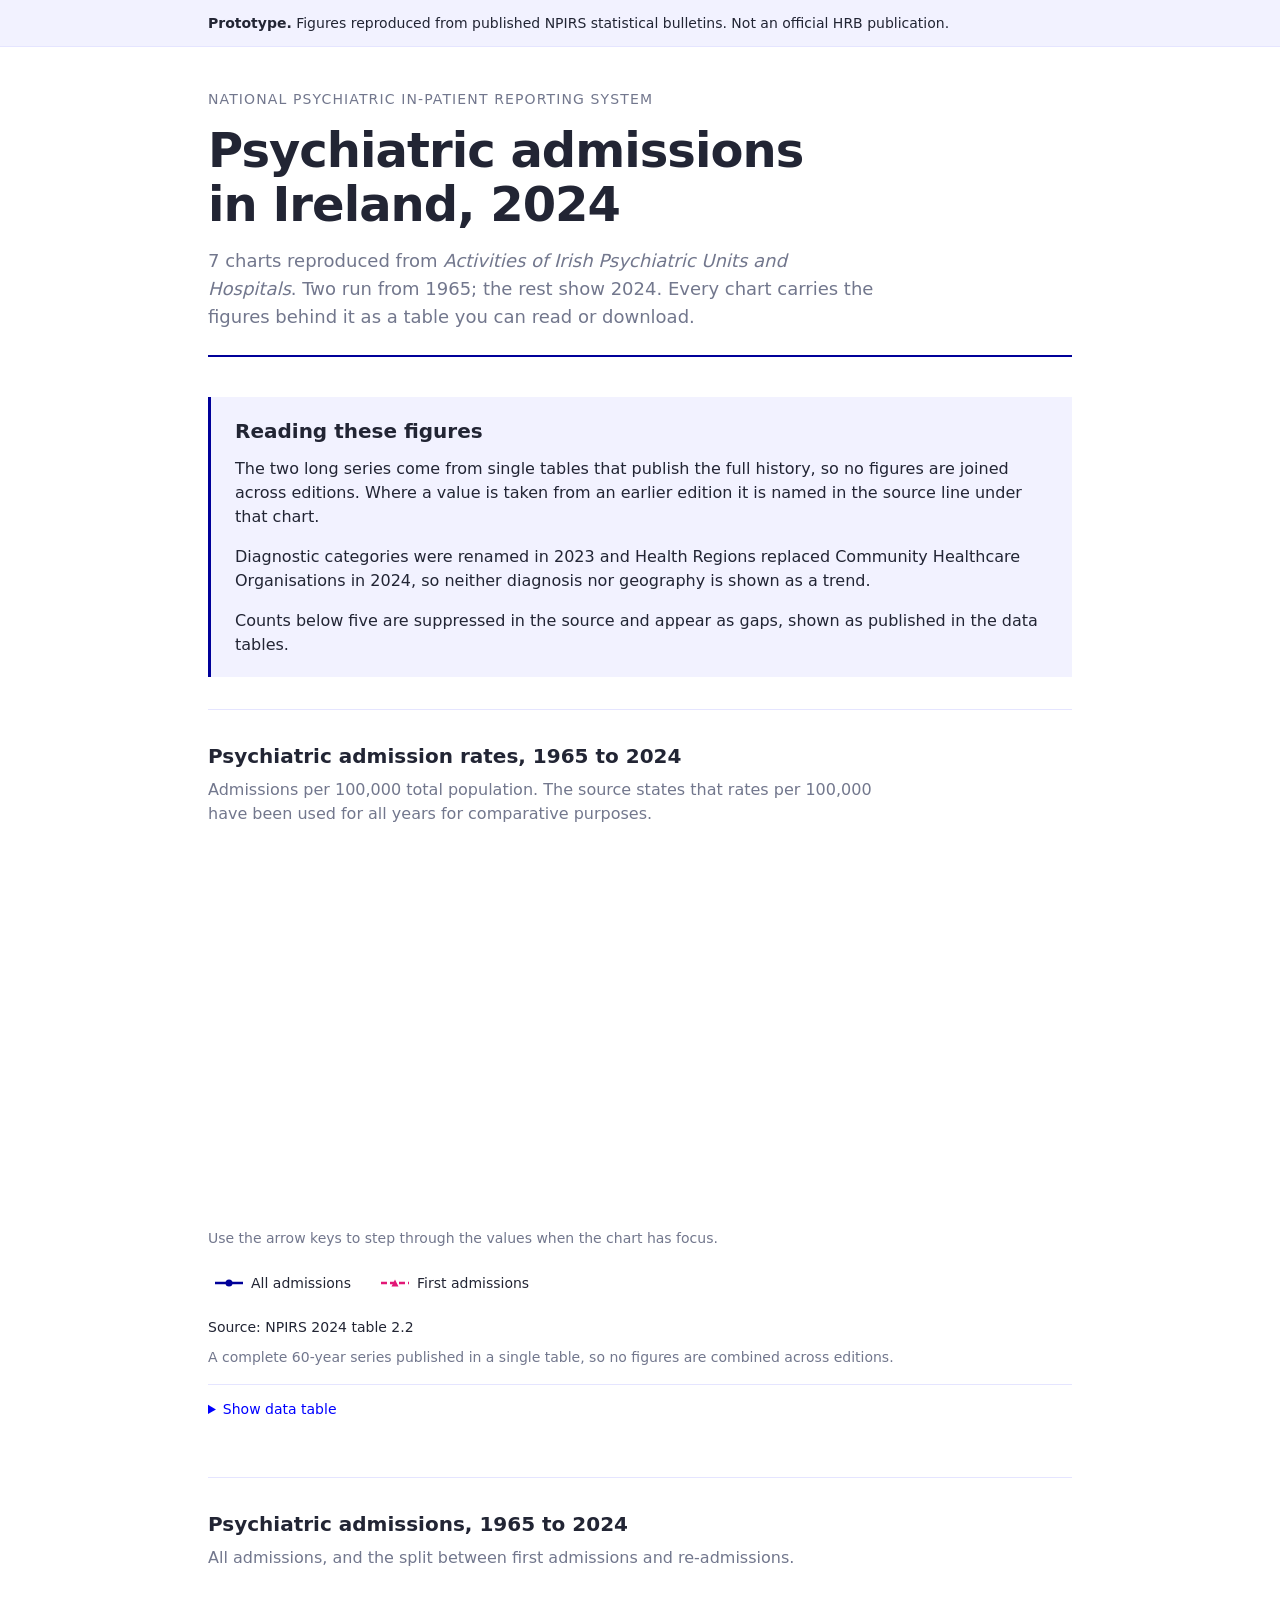
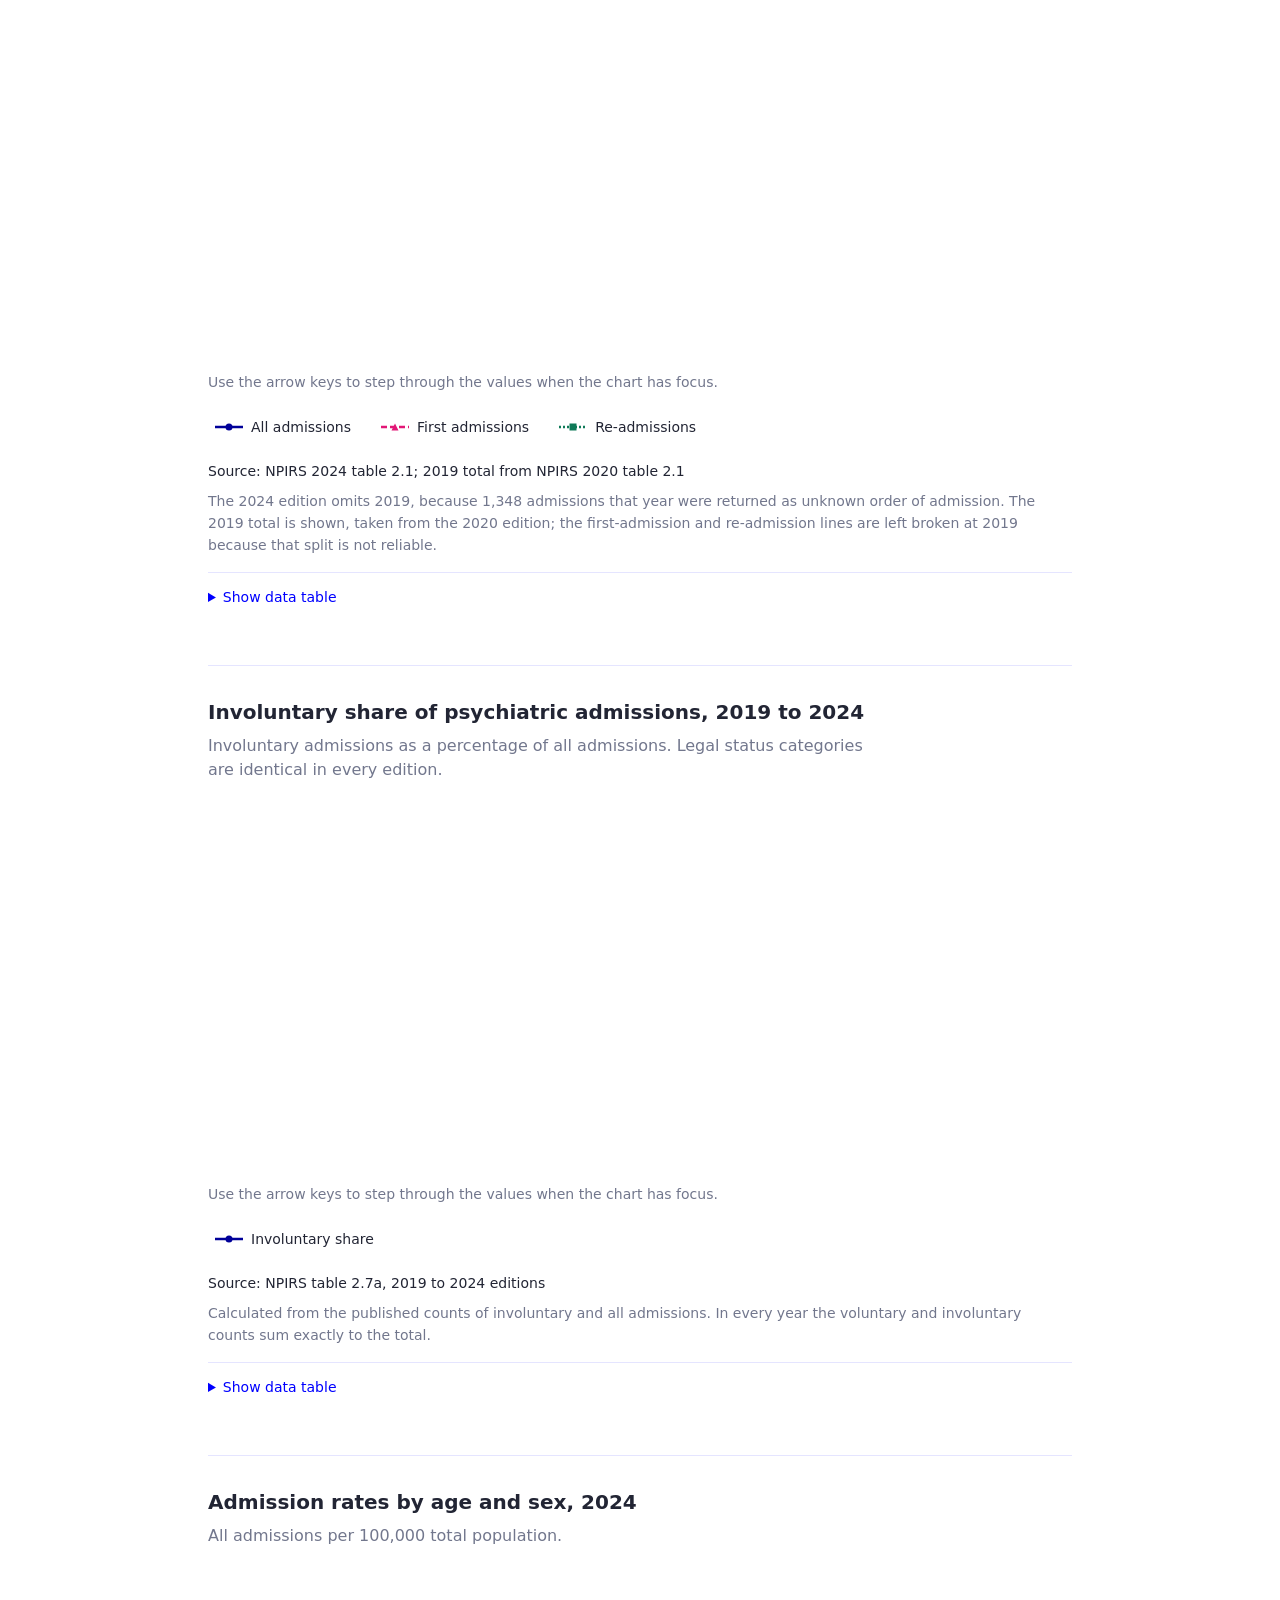
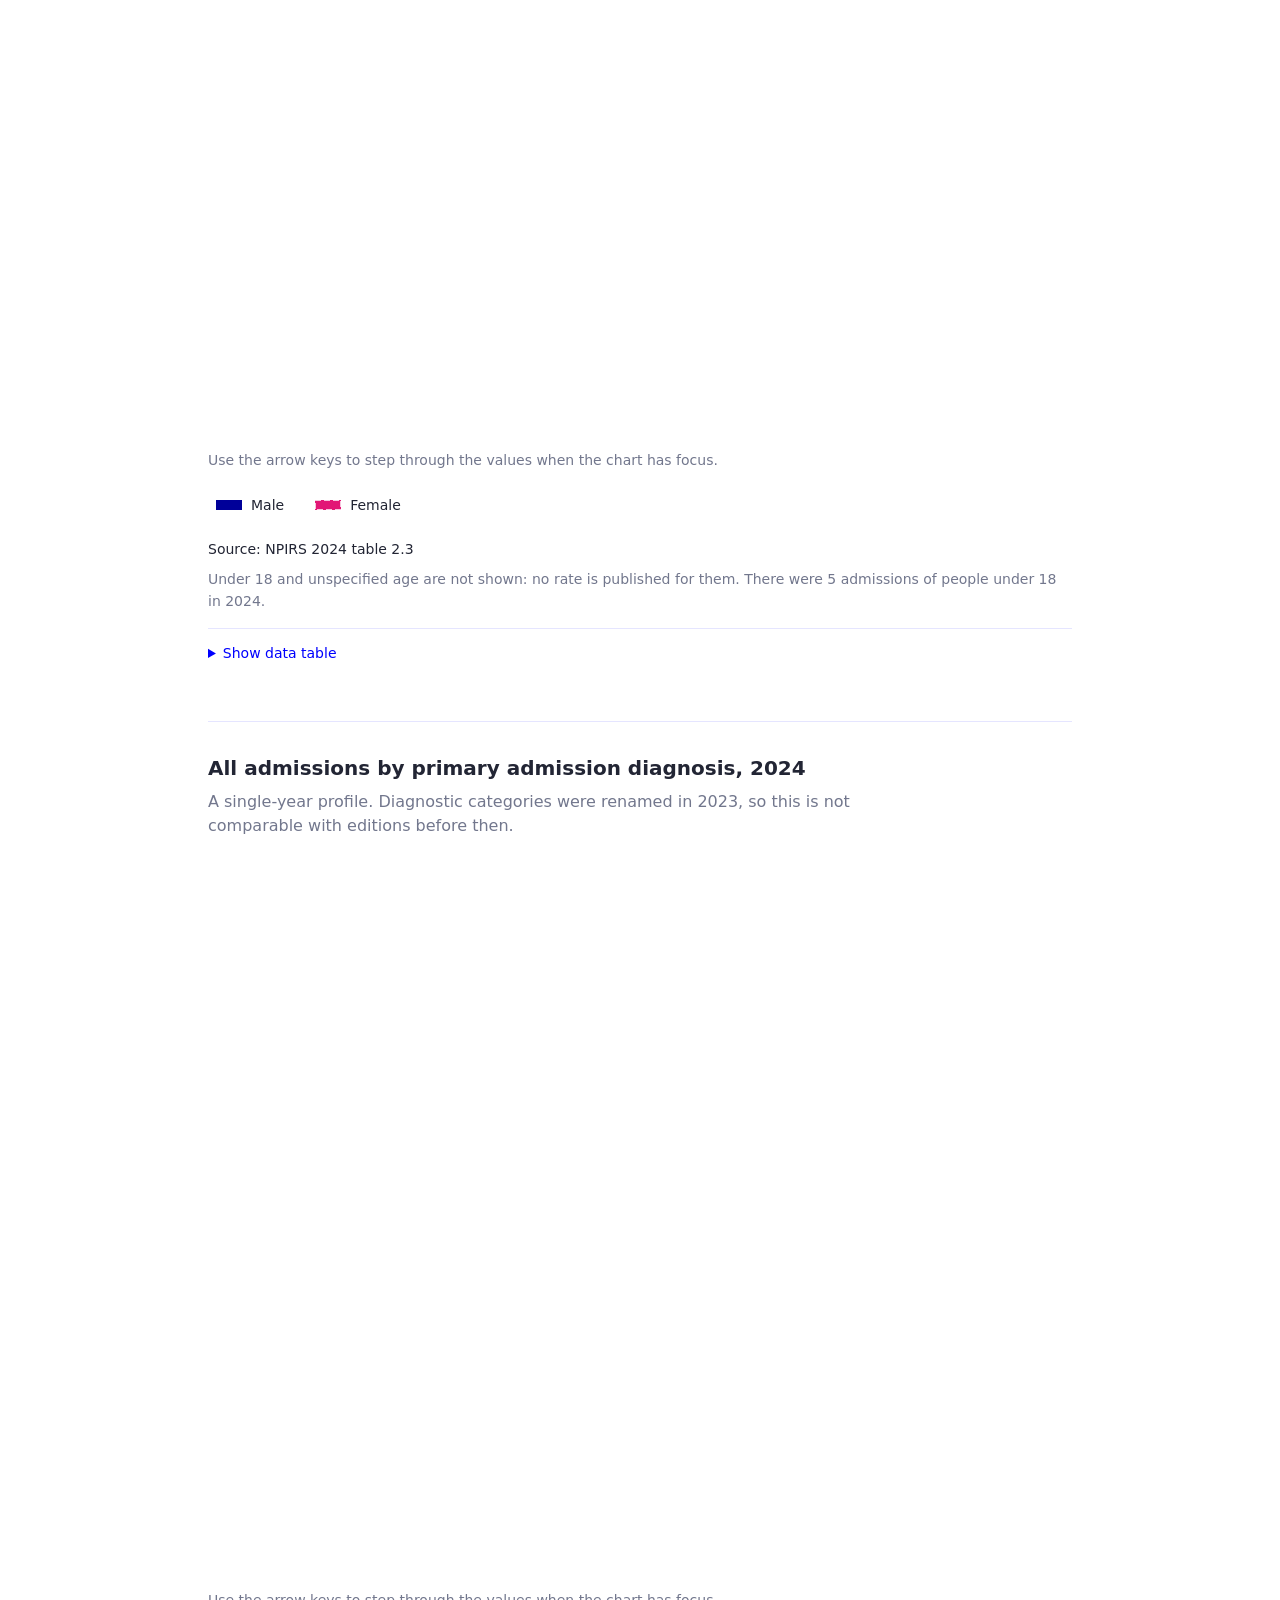
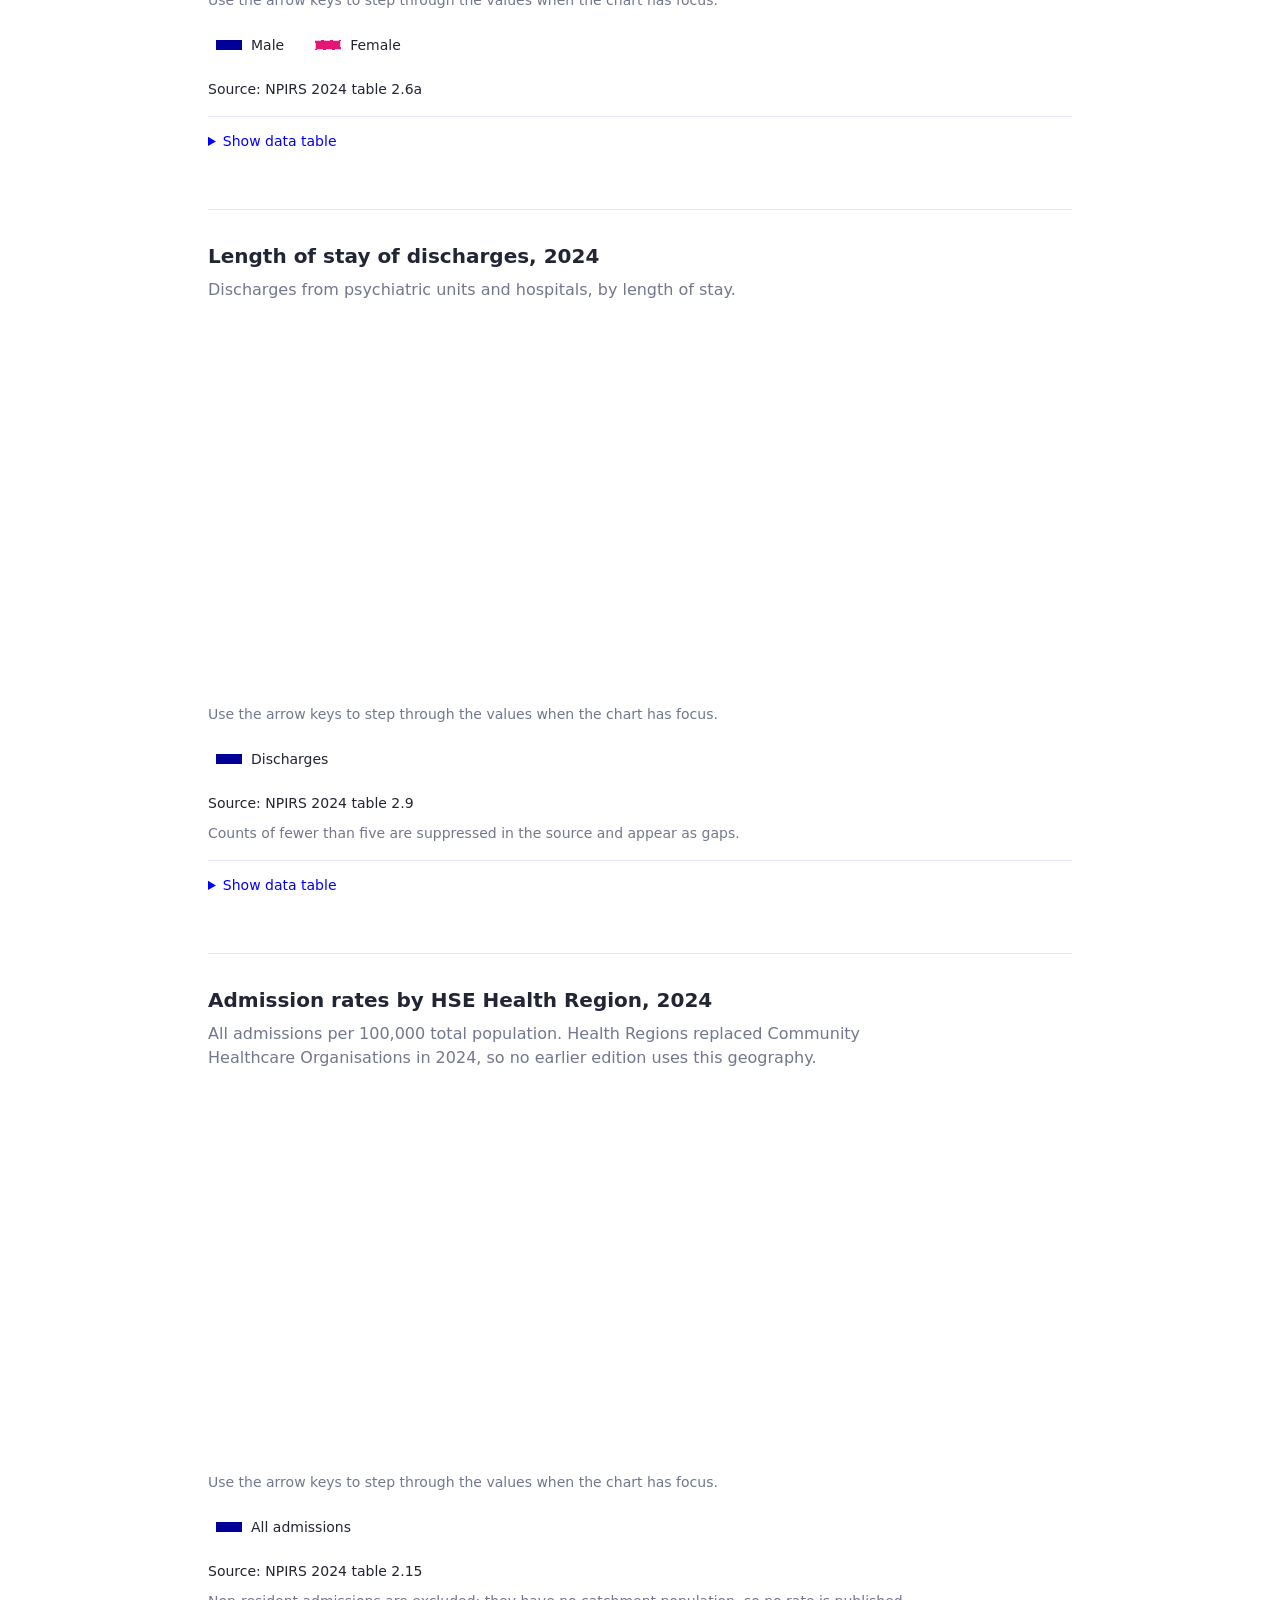
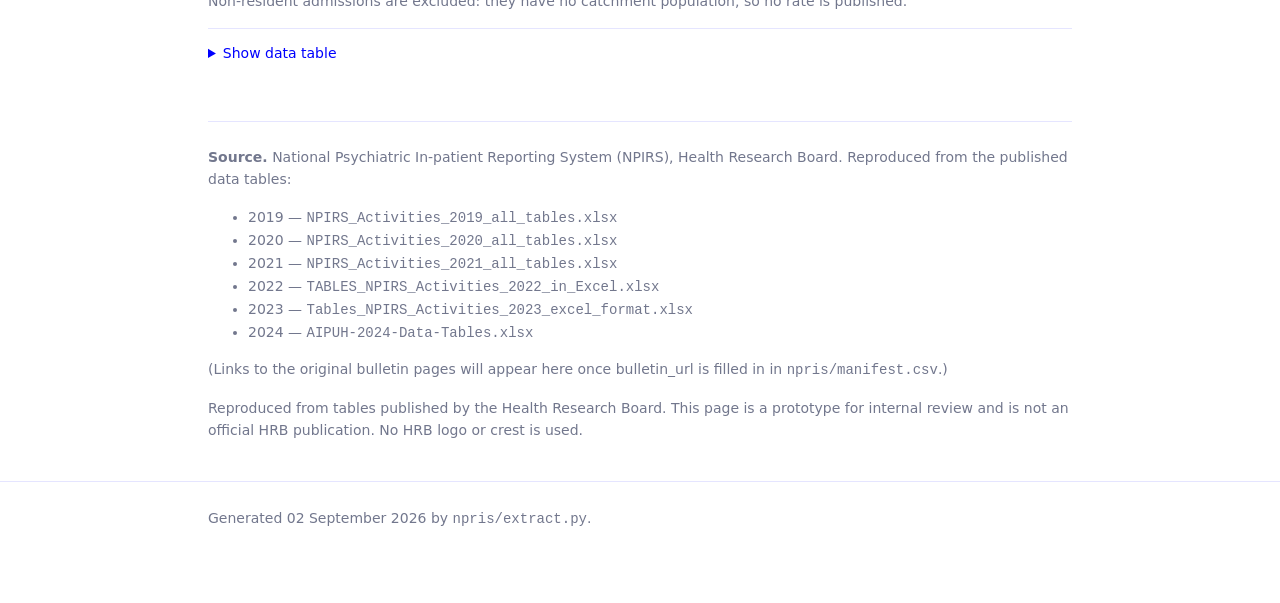
<file: npirs/2024/index.html>
<!DOCTYPE html>
<!--
  GENERATED FILE - do not edit.
  Overwritten by npris/extract.py. Edit that script instead, then re-run:
    python3 npris/extract.py
-->
<html lang="en-IE">
<head>
<meta charset="utf-8">
<meta name="viewport" content="width=device-width, initial-scale=1">
<title>Psychiatric admissions in Ireland, 2024 (prototype)</title>
<meta name="description" content="Interactive charts reproduced from the published NPIRS statistical tables. Prototype for internal review.">
<link rel="stylesheet" href="../../assets/css/tokens.css">
<link rel="stylesheet" href="../../assets/css/site.css">
</head>
<body>

<div class="prototype-notice">
  <div class="wrap"><div class="content">
    <strong>Prototype.</strong> Figures reproduced from published NPIRS statistical bulletins.
    Not an official HRB publication.
  </div></div>
</div>

<div class="wrap"><div class="content">

  <header class="masthead">
    <p class="eyebrow">National Psychiatric In-patient Reporting System</p>
    <h1>Psychiatric admissions in Ireland, 2024</h1>
    <p class="standfirst">7 charts reproduced from <em>Activities of Irish Psychiatric
    Units and Hospitals</em>. Two run from 1965; the rest show 2024. Every chart carries the
    figures behind it as a table you can read or download.</p>
  </header>

  <main>
    <div class="note">
      <h3>Reading these figures</h3>
      <p>The two long series come from single tables that publish the full history, so no
      figures are joined across editions. Where a value is taken from an earlier edition it
      is named in the source line under that chart.</p>
      <p>Diagnostic categories were renamed in 2023 and Health Regions replaced Community
      Healthcare Organisations in 2024, so neither diagnosis nor geography is shown as a
      trend.</p>
      <p>Counts below five are suppressed in the source and appear as gaps, shown as
      published in the data tables.</p>
    </div>

<section class="chart-block" data-chart-id="admission-rates" aria-labelledby="h-admission-rates">
  <h3 id="h-admission-rates">Psychiatric admission rates, 1965 to 2024</h3>
  <p class="subtitle">Admissions per 100,000 total population. The source states that rates per 100,000 have been used for all years for comparative purposes.</p>

  <div class="chart-figure"><canvas></canvas></div>
  <p class="chart-hint">Use the arrow keys to step through the values when the chart has focus.</p>
  <div class="chart-live visually-hidden" role="status" aria-live="polite"></div>

  <ul class="legend"></ul>

  <div class="chart-foot">
    <p class="source">Source: NPIRS 2024 table 2.2</p>
    <p>A complete 60-year series published in a single table, so no figures are combined across editions.</p>
  </div>

  <details>
    <summary>Show data table</summary>
    <div class="table-scroll">
      <table>
        <caption>Psychiatric admission rates, 1965 to 2024</caption>
        <thead><tr>
          <th scope="col">Year</th>
          <th scope="col">All admissions</th>
          <th scope="col">First admissions</th>
        </tr></thead>
        <tbody>
        <tr>
          <th scope="row">1965</th>
          <td>535.0</td>
          <td>215.0</td>
        </tr>
        <tr>
          <th scope="row">1966</th>
          <td>573.0</td>
          <td>232.0</td>
        </tr>
        <tr>
          <th scope="row">1967</th>
          <td>611.0</td>
          <td>240.0</td>
        </tr>
        <tr>
          <th scope="row">1968</th>
          <td>657.0</td>
          <td>252.0</td>
        </tr>
        <tr>
          <th scope="row">1969</th>
          <td>683.0</td>
          <td>263.0</td>
        </tr>
        <tr>
          <th scope="row">1970</th>
          <td>705.0</td>
          <td>267.0</td>
        </tr>
        <tr>
          <th scope="row">1971</th>
          <td>740.3</td>
          <td>279.4</td>
        </tr>
        <tr>
          <th scope="row">1972</th>
          <td>796.2</td>
          <td>298.1</td>
        </tr>
        <tr>
          <th scope="row">1973</th>
          <td>833.4</td>
          <td>312.6</td>
        </tr>
        <tr>
          <th scope="row">1974</th>
          <td>838.2</td>
          <td>299.3</td>
        </tr>
        <tr>
          <th scope="row">1975</th>
          <td>869.3</td>
          <td>297.9</td>
        </tr>
        <tr>
          <th scope="row">1976</th>
          <td>887.5</td>
          <td>300.1</td>
        </tr>
        <tr>
          <th scope="row">1977</th>
          <td>885.9</td>
          <td>295.0</td>
        </tr>
        <tr>
          <th scope="row">1978</th>
          <td>928.8</td>
          <td>291.3</td>
        </tr>
        <tr>
          <th scope="row">1979</th>
          <td>812.1</td>
          <td>256.2</td>
        </tr>
        <tr>
          <th scope="row">1980</th>
          <td>804.4</td>
          <td>251.1</td>
        </tr>
        <tr>
          <th scope="row">1981</th>
          <td>851.5</td>
          <td>251.7</td>
        </tr>
        <tr>
          <th scope="row">1982</th>
          <td>854.3</td>
          <td>258.3</td>
        </tr>
        <tr>
          <th scope="row">1983</th>
          <td>824.6</td>
          <td>244.3</td>
        </tr>
        <tr>
          <th scope="row">1984</th>
          <td>837.2</td>
          <td>254.0</td>
        </tr>
        <tr>
          <th scope="row">1985</th>
          <td>844.5</td>
          <td>245.1</td>
        </tr>
        <tr>
          <th scope="row">1986</th>
          <td>853.5</td>
          <td>239.6</td>
        </tr>
        <tr>
          <th scope="row">1987</th>
          <td>809.0</td>
          <td>230.4</td>
        </tr>
        <tr>
          <th scope="row">1988</th>
          <td>825.6</td>
          <td>234.4</td>
        </tr>
        <tr>
          <th scope="row">1989</th>
          <td>769.6</td>
          <td>212.7</td>
        </tr>
        <tr>
          <th scope="row">1990</th>
          <td>784.2</td>
          <td>214.0</td>
        </tr>
        <tr>
          <th scope="row">1991</th>
          <td>788.4</td>
          <td>224.5</td>
        </tr>
        <tr>
          <th scope="row">1992</th>
          <td>766.8</td>
          <td>210.2</td>
        </tr>
        <tr>
          <th scope="row">1993</th>
          <td>762.7</td>
          <td>206.5</td>
        </tr>
        <tr>
          <th scope="row">1994</th>
          <td>753.7</td>
          <td>201.4</td>
        </tr>
        <tr>
          <th scope="row">1995</th>
          <td>749.9</td>
          <td>205.5</td>
        </tr>
        <tr>
          <th scope="row">1996</th>
          <td>756.0</td>
          <td>202.2</td>
        </tr>
        <tr>
          <th scope="row">1997</th>
          <td>716.6</td>
          <td>192.4</td>
        </tr>
        <tr>
          <th scope="row">1998</th>
          <td>696.0</td>
          <td>195.7</td>
        </tr>
        <tr>
          <th scope="row">1999</th>
          <td>691.2</td>
          <td>195.9</td>
        </tr>
        <tr>
          <th scope="row">2000</th>
          <td>669.6</td>
          <td>201.0</td>
        </tr>
        <tr>
          <th scope="row">2001</th>
          <td>674.2</td>
          <td>201.3</td>
        </tr>
        <tr>
          <th scope="row">2002</th>
          <td>653.0</td>
          <td>194.7</td>
        </tr>
        <tr>
          <th scope="row">2003</th>
          <td>587.9</td>
          <td>169.9</td>
        </tr>
        <tr>
          <th scope="row">2004</th>
          <td>571.8</td>
          <td>157.5</td>
        </tr>
        <tr>
          <th scope="row">2005</th>
          <td>542.6</td>
          <td>151.1</td>
        </tr>
        <tr>
          <th scope="row">2006</th>
          <td>478.5</td>
          <td>132.1</td>
        </tr>
        <tr>
          <th scope="row">2007</th>
          <td>489.9</td>
          <td>138.0</td>
        </tr>
        <tr>
          <th scope="row">2008</th>
          <td>489.5</td>
          <td>146.1</td>
        </tr>
        <tr>
          <th scope="row">2009</th>
          <td>476.3</td>
          <td>140.9</td>
        </tr>
        <tr>
          <th scope="row">2010</th>
          <td>462.7</td>
          <td>147.8</td>
        </tr>
        <tr>
          <th scope="row">2011</th>
          <td>413.9</td>
          <td>133.6</td>
        </tr>
        <tr>
          <th scope="row">2012</th>
          <td>396.1</td>
          <td>133.6</td>
        </tr>
        <tr>
          <th scope="row">2013</th>
          <td>402.3</td>
          <td>132.0</td>
        </tr>
        <tr>
          <th scope="row">2014</th>
          <td>387.9</td>
          <td>129.5</td>
        </tr>
        <tr>
          <th scope="row">2015</th>
          <td>389.3</td>
          <td>133.3</td>
        </tr>
        <tr>
          <th scope="row">2016</th>
          <td>376.8</td>
          <td>132.9</td>
        </tr>
        <tr>
          <th scope="row">2017</th>
          <td>351.6</td>
          <td>124.0</td>
        </tr>
        <tr>
          <th scope="row">2018</th>
          <td>357.0</td>
          <td>126.8</td>
        </tr>
        <tr>
          <th scope="row">2019</th>
          <td>350.9</td>
          <td>110.8</td>
        </tr>
        <tr>
          <th scope="row">2020</th>
          <td>323.2</td>
          <td>119.6</td>
        </tr>
        <tr>
          <th scope="row">2021</th>
          <td>330.2</td>
          <td>120.9</td>
        </tr>
        <tr>
          <th scope="row">2022</th>
          <td>331.6</td>
          <td>113.7</td>
        </tr>
        <tr>
          <th scope="row">2023</th>
          <td>303.6</td>
          <td>113.4</td>
        </tr>
        <tr>
          <th scope="row">2024</th>
          <td>302.5</td>
          <td>110.8</td>
        </tr>
        </tbody>
      </table>
    </div>
    <p class="downloads"><a href="data/admission-rates.csv" download>Download this data as CSV</a></p>
  </details>
</section>

<section class="chart-block" data-chart-id="admission-counts" aria-labelledby="h-admission-counts">
  <h3 id="h-admission-counts">Psychiatric admissions, 1965 to 2024</h3>
  <p class="subtitle">All admissions, and the split between first admissions and re-admissions.</p>

  <div class="chart-figure"><canvas></canvas></div>
  <p class="chart-hint">Use the arrow keys to step through the values when the chart has focus.</p>
  <div class="chart-live visually-hidden" role="status" aria-live="polite"></div>

  <ul class="legend"></ul>

  <div class="chart-foot">
    <p class="source">Source: NPIRS 2024 table 2.1; 2019 total from NPIRS 2020 table 2.1</p>
    <p>The 2024 edition omits 2019, because 1,348 admissions that year were returned as unknown order of admission. The 2019 total is shown, taken from the 2020 edition; the first-admission and re-admission lines are left broken at 2019 because that split is not reliable.</p>
  </div>

  <details>
    <summary>Show data table</summary>
    <div class="table-scroll">
      <table>
        <caption>Psychiatric admissions, 1965 to 2024</caption>
        <thead><tr>
          <th scope="col">Year</th>
          <th scope="col">All admissions</th>
          <th scope="col">First admissions</th>
          <th scope="col">Re-admissions</th>
        </tr></thead>
        <tbody>
        <tr>
          <th scope="row">1965</th>
          <td>15,440</td>
          <td>6,210</td>
          <td>9,230</td>
        </tr>
        <tr>
          <th scope="row">1966</th>
          <td>16,526</td>
          <td>6,676</td>
          <td>9,850</td>
        </tr>
        <tr>
          <th scope="row">1967</th>
          <td>17,607</td>
          <td>6,927</td>
          <td>10,680</td>
        </tr>
        <tr>
          <th scope="row">1968</th>
          <td>18,953</td>
          <td>7,284</td>
          <td>11,669</td>
        </tr>
        <tr>
          <th scope="row">1969</th>
          <td>19,697</td>
          <td>7,652</td>
          <td>12,045</td>
        </tr>
        <tr>
          <th scope="row">1970</th>
          <td>20,342</td>
          <td>7,696</td>
          <td>12,646</td>
        </tr>
        <tr>
          <th scope="row">1971</th>
          <td>21,351</td>
          <td>8,058</td>
          <td>13,293</td>
        </tr>
        <tr>
          <th scope="row">1972</th>
          <td>22,964</td>
          <td>8,598</td>
          <td>14,366</td>
        </tr>
        <tr>
          <th scope="row">1973</th>
          <td>24,036</td>
          <td>9,018</td>
          <td>15,018</td>
        </tr>
        <tr>
          <th scope="row">1974</th>
          <td>24,964</td>
          <td>8,914</td>
          <td>16,050</td>
        </tr>
        <tr>
          <th scope="row">1975</th>
          <td>25,892</td>
          <td>8,873</td>
          <td>17,019</td>
        </tr>
        <tr>
          <th scope="row">1976</th>
          <td>26,434</td>
          <td>8,939</td>
          <td>17,495</td>
        </tr>
        <tr>
          <th scope="row">1977</th>
          <td>26,385</td>
          <td>8,788</td>
          <td>17,597</td>
        </tr>
        <tr>
          <th scope="row">1978</th>
          <td>27,662</td>
          <td>8,678</td>
          <td>18,984</td>
        </tr>
        <tr>
          <th scope="row">1979</th>
          <td>27,358</td>
          <td>8,631</td>
          <td>18,727</td>
        </tr>
        <tr>
          <th scope="row">1980</th>
          <td>27,098</td>
          <td>8,459</td>
          <td>18,639</td>
        </tr>
        <tr>
          <th scope="row">1981</th>
          <td>28,685</td>
          <td>8,480</td>
          <td>20,205</td>
        </tr>
        <tr>
          <th scope="row">1982</th>
          <td>28,778</td>
          <td>8,702</td>
          <td>20,076</td>
        </tr>
        <tr>
          <th scope="row">1983</th>
          <td>28,397</td>
          <td>8,415</td>
          <td>19,982</td>
        </tr>
        <tr>
          <th scope="row">1984</th>
          <td>28,830</td>
          <td>8,749</td>
          <td>20,081</td>
        </tr>
        <tr>
          <th scope="row">1985</th>
          <td>29,082</td>
          <td>8,441</td>
          <td>20,641</td>
        </tr>
        <tr>
          <th scope="row">1986</th>
          <td>29,392</td>
          <td>8,251</td>
          <td>21,141</td>
        </tr>
        <tr>
          <th scope="row">1987</th>
          <td>27,856</td>
          <td>7,934</td>
          <td>19,922</td>
        </tr>
        <tr>
          <th scope="row">1988</th>
          <td>28,432</td>
          <td>8,074</td>
          <td>20,358</td>
        </tr>
        <tr>
          <th scope="row">1989</th>
          <td>27,250</td>
          <td>7,530</td>
          <td>19,720</td>
        </tr>
        <tr>
          <th scope="row">1990</th>
          <td>27,765</td>
          <td>7,577</td>
          <td>20,188</td>
        </tr>
        <tr>
          <th scope="row">1991</th>
          <td>27,913</td>
          <td>7,949</td>
          <td>19,964</td>
        </tr>
        <tr>
          <th scope="row">1992</th>
          <td>27,148</td>
          <td>7,443</td>
          <td>19,705</td>
        </tr>
        <tr>
          <th scope="row">1993</th>
          <td>27,005</td>
          <td>7,311</td>
          <td>19,694</td>
        </tr>
        <tr>
          <th scope="row">1994</th>
          <td>26,687</td>
          <td>7,132</td>
          <td>19,555</td>
        </tr>
        <tr>
          <th scope="row">1995</th>
          <td>26,440</td>
          <td>7,246</td>
          <td>19,194</td>
        </tr>
        <tr>
          <th scope="row">1996</th>
          <td>26,656</td>
          <td>7,130</td>
          <td>19,526</td>
        </tr>
        <tr>
          <th scope="row">1997</th>
          <td>25,985</td>
          <td>6,978</td>
          <td>19,007</td>
        </tr>
        <tr>
          <th scope="row">1998</th>
          <td>25,238</td>
          <td>7,095</td>
          <td>18,143</td>
        </tr>
        <tr>
          <th scope="row">1999</th>
          <td>25,062</td>
          <td>7,105</td>
          <td>17,957</td>
        </tr>
        <tr>
          <th scope="row">2000</th>
          <td>24,282</td>
          <td>7,290</td>
          <td>16,992</td>
        </tr>
        <tr>
          <th scope="row">2001</th>
          <td>24,446</td>
          <td>7,301</td>
          <td>17,146</td>
        </tr>
        <tr>
          <th scope="row">2002</th>
          <td>23,677</td>
          <td>7,060</td>
          <td>16,617</td>
        </tr>
        <tr>
          <th scope="row">2003</th>
          <td>23,031</td>
          <td>6,656</td>
          <td>16,375</td>
        </tr>
        <tr>
          <th scope="row">2004</th>
          <td>22,400</td>
          <td>6,168</td>
          <td>16,232</td>
        </tr>
        <tr>
          <th scope="row">2005</th>
          <td>21,253</td>
          <td>5,917</td>
          <td>15,336</td>
        </tr>
        <tr>
          <th scope="row">2006</th>
          <td>20,288</td>
          <td>5,601</td>
          <td>14,687</td>
        </tr>
        <tr>
          <th scope="row">2007</th>
          <td>20,769</td>
          <td>5,853</td>
          <td>14,916</td>
        </tr>
        <tr>
          <th scope="row">2008</th>
          <td>20,752</td>
          <td>6,194</td>
          <td>14,558</td>
        </tr>
        <tr>
          <th scope="row">2009</th>
          <td>20,195</td>
          <td>5,972</td>
          <td>14,223</td>
        </tr>
        <tr>
          <th scope="row">2010</th>
          <td>19,619</td>
          <td>6,266</td>
          <td>13,353</td>
        </tr>
        <tr>
          <th scope="row">2011</th>
          <td>18,992</td>
          <td>6,129</td>
          <td>12,863</td>
        </tr>
        <tr>
          <th scope="row">2012</th>
          <td>18,173</td>
          <td>6,130</td>
          <td>12,043</td>
        </tr>
        <tr>
          <th scope="row">2013</th>
          <td>18,457</td>
          <td>6,055</td>
          <td>12,402</td>
        </tr>
        <tr>
          <th scope="row">2014</th>
          <td>17,797</td>
          <td>5,942</td>
          <td>11,855</td>
        </tr>
        <tr>
          <th scope="row">2015</th>
          <td>17,860</td>
          <td>6,114</td>
          <td>11,746</td>
        </tr>
        <tr>
          <th scope="row">2016</th>
          <td>17,290</td>
          <td>6,097</td>
          <td>11,193</td>
        </tr>
        <tr>
          <th scope="row">2017</th>
          <td>16,743</td>
          <td>5,905</td>
          <td>10,838</td>
        </tr>
        <tr>
          <th scope="row">2018</th>
          <td>17,000</td>
          <td>6,039</td>
          <td>10,961</td>
        </tr>
        <tr>
          <th scope="row">2019</th>
          <td>16,710</td>
          <td></td>
          <td></td>
        </tr>
        <tr>
          <th scope="row">2020</th>
          <td>15,391</td>
          <td>5,694</td>
          <td>9,697</td>
        </tr>
        <tr>
          <th scope="row">2021</th>
          <td>15,723</td>
          <td>5,758</td>
          <td>9,965</td>
        </tr>
        <tr>
          <th scope="row">2022</th>
          <td>15,790</td>
          <td>5,412</td>
          <td>10,378</td>
        </tr>
        <tr>
          <th scope="row">2023</th>
          <td>15,631</td>
          <td>5,838</td>
          <td>9,793</td>
        </tr>
        <tr>
          <th scope="row">2024</th>
          <td>15,578</td>
          <td>5,706</td>
          <td>9,872</td>
        </tr>
        </tbody>
      </table>
    </div>
    <p class="downloads"><a href="data/admission-counts.csv" download>Download this data as CSV</a></p>
  </details>
</section>

<section class="chart-block" data-chart-id="involuntary-share" aria-labelledby="h-involuntary-share">
  <h3 id="h-involuntary-share">Involuntary share of psychiatric admissions, 2019 to 2024</h3>
  <p class="subtitle">Involuntary admissions as a percentage of all admissions. Legal status categories are identical in every edition.</p>

  <div class="chart-figure"><canvas></canvas></div>
  <p class="chart-hint">Use the arrow keys to step through the values when the chart has focus.</p>
  <div class="chart-live visually-hidden" role="status" aria-live="polite"></div>

  <ul class="legend"></ul>

  <div class="chart-foot">
    <p class="source">Source: NPIRS table 2.7a, 2019 to 2024 editions</p>
    <p>Calculated from the published counts of involuntary and all admissions. In every year the voluntary and involuntary counts sum exactly to the total.</p>
  </div>

  <details>
    <summary>Show data table</summary>
    <div class="table-scroll">
      <table>
        <caption>Involuntary share of psychiatric admissions, 2019 to 2024</caption>
        <thead><tr>
          <th scope="col">Year</th>
          <th scope="col">Involuntary share</th>
        </tr></thead>
        <tbody>
        <tr>
          <th scope="row">2019</th>
          <td>14.1</td>
        </tr>
        <tr>
          <th scope="row">2020</th>
          <td>16.0</td>
        </tr>
        <tr>
          <th scope="row">2021</th>
          <td>17.2</td>
        </tr>
        <tr>
          <th scope="row">2022</th>
          <td>16.8</td>
        </tr>
        <tr>
          <th scope="row">2023</th>
          <td>16.4</td>
        </tr>
        <tr>
          <th scope="row">2024</th>
          <td>16.6</td>
        </tr>
        </tbody>
      </table>
    </div>
    <p class="downloads"><a href="data/involuntary-share.csv" download>Download this data as CSV</a></p>
  </details>
</section>

<section class="chart-block" data-chart-id="age-sex-2024" aria-labelledby="h-age-sex-2024">
  <h3 id="h-age-sex-2024">Admission rates by age and sex, 2024</h3>
  <p class="subtitle">All admissions per 100,000 total population.</p>

  <div class="chart-figure"><canvas></canvas></div>
  <p class="chart-hint">Use the arrow keys to step through the values when the chart has focus.</p>
  <div class="chart-live visually-hidden" role="status" aria-live="polite"></div>

  <ul class="legend"></ul>

  <div class="chart-foot">
    <p class="source">Source: NPIRS 2024 table 2.3</p>
    <p>Under 18 and unspecified age are not shown: no rate is published for them. There were 5 admissions of people under 18 in 2024.</p>
  </div>

  <details>
    <summary>Show data table</summary>
    <div class="table-scroll">
      <table>
        <caption>Admission rates by age and sex, 2024</caption>
        <thead><tr>
          <th scope="col">Age group</th>
          <th scope="col">Male</th>
          <th scope="col">Female</th>
        </tr></thead>
        <tbody>
        <tr>
          <th scope="row">18-19</th>
          <td>393.9</td>
          <td>363.9</td>
        </tr>
        <tr>
          <th scope="row">20-24</th>
          <td>521.7</td>
          <td>406.7</td>
        </tr>
        <tr>
          <th scope="row">25-34</th>
          <td>541.7</td>
          <td>369.6</td>
        </tr>
        <tr>
          <th scope="row">35-44</th>
          <td>408.8</td>
          <td>361.4</td>
        </tr>
        <tr>
          <th scope="row">45-54</th>
          <td>388.0</td>
          <td>403.5</td>
        </tr>
        <tr>
          <th scope="row">55-64</th>
          <td>338.8</td>
          <td>382.6</td>
        </tr>
        <tr>
          <th scope="row">65-74</th>
          <td>336.5</td>
          <td>438.1</td>
        </tr>
        <tr>
          <th scope="row">75 and over</th>
          <td>274.6</td>
          <td>378.3</td>
        </tr>
        </tbody>
      </table>
    </div>
    <p class="downloads"><a href="data/age-sex-2024.csv" download>Download this data as CSV</a></p>
  </details>
</section>

<section class="chart-block" data-chart-id="diagnosis-2024" aria-labelledby="h-diagnosis-2024">
  <h3 id="h-diagnosis-2024">All admissions by primary admission diagnosis, 2024</h3>
  <p class="subtitle">A single-year profile. Diagnostic categories were renamed in 2023, so this is not comparable with editions before then.</p>

  <div class="chart-figure"><canvas></canvas></div>
  <p class="chart-hint">Use the arrow keys to step through the values when the chart has focus.</p>
  <div class="chart-live visually-hidden" role="status" aria-live="polite"></div>

  <ul class="legend"></ul>

  <div class="chart-foot">
    <p class="source">Source: NPIRS 2024 table 2.6a</p>

  </div>

  <details>
    <summary>Show data table</summary>
    <div class="table-scroll">
      <table>
        <caption>All admissions by primary admission diagnosis, 2024</caption>
        <thead><tr>
          <th scope="col">Primary admission diagnosis</th>
          <th scope="col">Male</th>
          <th scope="col">Female</th>
        </tr></thead>
        <tbody>
        <tr>
          <th scope="row">Depressive Disorders</th>
          <td>1,642</td>
          <td>1,850</td>
        </tr>
        <tr>
          <th scope="row">Schizophrenia, Schizotypal and Delusional Disorders</th>
          <td>1,850</td>
          <td>1,246</td>
        </tr>
        <tr>
          <th scope="row">Other and Unspecified</th>
          <td>1,393</td>
          <td>1,209</td>
        </tr>
        <tr>
          <th scope="row">Anxiety or fear-related disorders/OCD/stress-related disorders</th>
          <td>644</td>
          <td>880</td>
        </tr>
        <tr>
          <th scope="row">Bipolar Disorders</th>
          <td>655</td>
          <td>829</td>
        </tr>
        <tr>
          <th scope="row">Personality and Behavioural Disorders</th>
          <td>380</td>
          <td>872</td>
        </tr>
        <tr>
          <th scope="row">Other Drug Disorders</th>
          <td>617</td>
          <td>243</td>
        </tr>
        <tr>
          <th scope="row">Alcohol-related Disorders</th>
          <td>403</td>
          <td>293</td>
        </tr>
        <tr>
          <th scope="row">Organic Mental Disorders</th>
          <td>132</td>
          <td>151</td>
        </tr>
        <tr>
          <th scope="row">Eating Disorders</th>
          <td>11</td>
          <td>149</td>
        </tr>
        <tr>
          <th scope="row">Development Disorders</th>
          <td>42</td>
          <td>28</td>
        </tr>
        <tr>
          <th scope="row">Intellectual Disability</th>
          <td>15</td>
          <td>19</td>
        </tr>
        <tr>
          <th scope="row">Behavioural and Emotional Disorders of Childhood and Adolescence</th>
          <td>16</td>
          <td>9</td>
        </tr>
        </tbody>
      </table>
    </div>
    <p class="downloads"><a href="data/diagnosis-2024.csv" download>Download this data as CSV</a></p>
  </details>
</section>

<section class="chart-block" data-chart-id="length-of-stay-2024" aria-labelledby="h-length-of-stay-2024">
  <h3 id="h-length-of-stay-2024">Length of stay of discharges, 2024</h3>
  <p class="subtitle">Discharges from psychiatric units and hospitals, by length of stay.</p>

  <div class="chart-figure"><canvas></canvas></div>
  <p class="chart-hint">Use the arrow keys to step through the values when the chart has focus.</p>
  <div class="chart-live visually-hidden" role="status" aria-live="polite"></div>

  <ul class="legend"></ul>

  <div class="chart-foot">
    <p class="source">Source: NPIRS 2024 table 2.9</p>
    <p>Counts of fewer than five are suppressed in the source and appear as gaps.</p>
  </div>

  <details>
    <summary>Show data table</summary>
    <div class="table-scroll">
      <table>
        <caption>Length of stay of discharges, 2024</caption>
        <thead><tr>
          <th scope="col">Length of stay</th>
          <th scope="col">Discharges</th>
        </tr></thead>
        <tbody>
        <tr>
          <th scope="row">Under 1 week</th>
          <td>4,546</td>
        </tr>
        <tr>
          <th scope="row">1-&lt; 2 weeks</th>
          <td>2,742</td>
        </tr>
        <tr>
          <th scope="row">2-&lt; 4 weeks</th>
          <td>3,118</td>
        </tr>
        <tr>
          <th scope="row">1-&lt; 3 months</th>
          <td>4,147</td>
        </tr>
        <tr>
          <th scope="row">3 months-&lt; 1 year</th>
          <td>744</td>
        </tr>
        <tr>
          <th scope="row">1-&lt; 5 years</th>
          <td>112</td>
        </tr>
        <tr>
          <th scope="row">5-&lt; 10 years</th>
          <td>14</td>
        </tr>
        <tr>
          <th scope="row">10-&lt; 25 years</th>
          <td>11</td>
        </tr>
        <tr>
          <th scope="row">25 years and over</th>
          <td class="suppressed" title="Suppressed in the source to prevent disclosure of fewer than five cases">&lt;5</td>
        </tr>
        </tbody>
      </table>
    </div>
    <p class="downloads"><a href="data/length-of-stay-2024.csv" download>Download this data as CSV</a></p>
  </details>
</section>

<section class="chart-block" data-chart-id="health-region-2024" aria-labelledby="h-health-region-2024">
  <h3 id="h-health-region-2024">Admission rates by HSE Health Region, 2024</h3>
  <p class="subtitle">All admissions per 100,000 total population. Health Regions replaced Community Healthcare Organisations in 2024, so no earlier edition uses this geography.</p>

  <div class="chart-figure"><canvas></canvas></div>
  <p class="chart-hint">Use the arrow keys to step through the values when the chart has focus.</p>
  <div class="chart-live visually-hidden" role="status" aria-live="polite"></div>

  <ul class="legend"></ul>

  <div class="chart-foot">
    <p class="source">Source: NPIRS 2024 table 2.15</p>
    <p>Non-resident admissions are excluded: they have no catchment population, so no rate is published.</p>
  </div>

  <details>
    <summary>Show data table</summary>
    <div class="table-scroll">
      <table>
        <caption>Admission rates by HSE Health Region, 2024</caption>
        <thead><tr>
          <th scope="col">HSE Health Region</th>
          <th scope="col">All admissions</th>
        </tr></thead>
        <tbody>
        <tr>
          <th scope="row">HSE Dublin and North East</th>
          <td>289.0</td>
        </tr>
        <tr>
          <th scope="row">HSE Dublin and Midlands</th>
          <td>302.2</td>
        </tr>
        <tr>
          <th scope="row">HSE Dublin and South East</th>
          <td>305.4</td>
        </tr>
        <tr>
          <th scope="row">HSE South West</th>
          <td>320.3</td>
        </tr>
        <tr>
          <th scope="row">HSE Mid-West</th>
          <td>237.3</td>
        </tr>
        <tr>
          <th scope="row">HSE West and North West</th>
          <td>331.3</td>
        </tr>
        </tbody>
      </table>
    </div>
    <p class="downloads"><a href="data/health-region-2024.csv" download>Download this data as CSV</a></p>
  </details>
</section>
  </main>

  <div class="attribution">
    <p><strong>Source.</strong> National Psychiatric In-patient Reporting System (NPIRS),
    Health Research Board. Reproduced from the published data tables:</p>
    <ul><li>2019 — <code>NPIRS_Activities_2019_all_tables.xlsx</code></li><li>2020 — <code>NPIRS_Activities_2020_all_tables.xlsx</code></li><li>2021 — <code>NPIRS_Activities_2021_all_tables.xlsx</code></li><li>2022 — <code>TABLES_NPIRS_Activities_2022_in_Excel.xlsx</code></li><li>2023 — <code>Tables_NPIRS_Activities_2023_excel_format.xlsx</code></li><li>2024 — <code>AIPUH-2024-Data-Tables.xlsx</code></li></ul>
    <p>(Links to the original bulletin pages will appear here once bulletin_url is filled in
    in <code>npris/manifest.csv</code>.)</p>
    <p>Reproduced from tables published by the Health Research Board. This page is a prototype
    for internal review and is not an official HRB publication. No HRB logo or crest is used.</p>
  </div>

</div></div>

<footer class="site"><div class="wrap"><div class="content">
  <p>Generated 02 September 2026 by <code>npris/extract.py</code>.</p>
</div></div></footer>

<script src="../../assets/js/chart.umd.min.js"></script>
<script src="data/charts-data.js"></script>
<script src="../../assets/js/nass-charts.js"></script>
</body>
</html>
</file>
<file: assets/css/tokens.css>
/* GENERATED FILE - do not edit.
   Copied from config/tokens.css by R/06-render.R on every run.
   Edit config/tokens.css instead. */
/* ---------------------------------------------------------------------------
   Design tokens derived from the HRB website stylesheet (style.css).
   Adjust here rather than in the page CSS.

   Apercu is a licensed typeface and is NOT vendored into this repository, so
   the stack falls back to a neutral grotesque with similar proportions. If the
   HRB webfonts are licensed for this use, add the @font-face rules and put
   'Apercu' at the front of --font-body.

   Colours marked "chart-safe" meet WCAG 2.1 AA 3:1 contrast for graphical
   objects against both --colour-page and --colour-tint. The HRB yellow
   (#fedf00, 1.33:1), aqua-marine (#9ccbda, 1.75:1) and green (#1ab586, 2.63:1)
   do NOT, and must not be used to carry meaning in a chart.
   --------------------------------------------------------------------------- */

:root {
  /* Typeface */
  --font-body: system-ui, -apple-system, "Segoe UI", Roboto, "Helvetica Neue", Arial, sans-serif;
  --font-numeric: "SF Mono", "Cascadia Mono", Menlo, Consolas, monospace;

  /* Type scale, from the HRB site */
  --size-root: 16px;
  --size-h1: 3rem;        --line-h1: 3.375rem;   --track-h1: -0.96px;
  --size-h2: 1.875rem;    --line-h2: 2.375rem;
  --size-h3: 1.25rem;     --line-h3: 1.75rem;
  --size-body: 1rem;      --line-body: 1.5rem;
  --size-small: 0.875rem; --line-small: 1.375rem;

  /* HRB brand colours */
  --hrb-navy: #000099;
  --hrb-blue: #0000ff;
  --hrb-dark-blue: #1218c6;
  --hrb-blue-50: #f2f2ff;
  --hrb-blue-100: #e5e5ff;
  --hrb-blue-200: #ccccff;
  --hrb-yellow: #fedf00;
  --hrb-pink: #e21776;
  --hrb-brown: #766a62;
  --hrb-grey: #222534;
  --hrb-grey-blue: #72778d;
  --hrb-aqua: #9ccbda;
  --hrb-green: #1ab586;

  /* Page furniture */
  --colour-page: #ffffff;
  --colour-tint: var(--hrb-blue-50);
  --colour-text: var(--hrb-grey);
  --colour-muted: var(--hrb-grey-blue);
  --colour-link: var(--hrb-blue);
  --colour-rule: var(--hrb-blue-100);

  /* Chart-safe series colours - keep in step with config/palette.csv */
  --series-1: #000099;  /* navy      14.38:1 */
  --series-2: #e21776;  /* pink       4.55:1 */
  --series-3: #0f7a58;  /* green      5.32:1, darkened from --hrb-green */
  --series-4: #766a62;  /* brown      5.24:1 */
  --series-5: #72778d;  /* grey-blue  4.43:1 */
  --chart-axis: #222534;
  --chart-grid: #e5e5ff;

  /* Layout */
  --measure: 1150px;      /* .container-inner on the HRB site */
  --page-max: 1280px;     /* .container */
  --space: 8px;
}
</file>
<file: assets/css/site.css>
/* ---------------------------------------------------------------------------
   NASS prototype — page styles.

   Consumes the tokens in tokens.css, which is copied from config/tokens.css by
   R/05-render.R so that the tokens have a single source of truth.

   No webfonts: the site must work when opened from file:// with no network, so
   a Google Fonts link would fail silently offline. The system stack in
   --font-body is a neo-grotesque on every target platform, which is the same
   register as the HRB site's Apercu.

   Single light theme. The brief excludes dark mode.
   --------------------------------------------------------------------------- */

*, *::before, *::after { box-sizing: border-box; }

html { font-size: var(--size-root); }

body {
  margin: 0;
  background: var(--colour-page);
  color: var(--colour-text);
  font-family: var(--font-body);
  font-size: var(--size-body);
  line-height: var(--line-body);
  -webkit-text-size-adjust: 100%;
}

/* Layout -------------------------------------------------------------------- */

.wrap {
  max-width: var(--page-max);
  margin: 0 auto;
  padding: 0 calc(var(--space) * 3);
}
.content {
  max-width: 54rem;      /* generous measure; charts share this width exactly */
  margin: 0 auto;
}

/* Prototype notice ---------------------------------------------------------- */
/* Tinted, not alarming - but above the fold on every page.
   Deliberately NOT called "banner": .banner, #banner and similar are hidden by
   cosmetic rules in common ad-blocker filter lists, and this is the one element
   the brief requires every page to show. */

.prototype-notice {
  background: var(--colour-tint);
  border-bottom: 1px solid var(--colour-rule);
  color: var(--colour-text);
  font-size: var(--size-small);
  line-height: var(--line-small);
  padding: calc(var(--space) * 1.5) 0;
}
.prototype-notice strong { font-weight: 700; }

/* Masthead ------------------------------------------------------------------ */

.masthead {
  border-bottom: 2px solid var(--hrb-navy);
  padding: calc(var(--space) * 5) 0 calc(var(--space) * 3);
  margin-bottom: calc(var(--space) * 5);
}
.masthead .eyebrow {
  font-size: var(--size-small);
  letter-spacing: 0.08em;
  text-transform: uppercase;
  color: var(--colour-muted);
  margin: 0 0 calc(var(--space) * 1.5);
}
h1 {
  font-size: var(--size-h1);
  line-height: var(--line-h1);
  letter-spacing: var(--track-h1);
  font-weight: 700;
  margin: 0;
  text-wrap: balance;
}
.masthead .standfirst {
  font-size: 1.125rem;
  line-height: 1.75rem;
  color: var(--colour-muted);
  margin: calc(var(--space) * 2) 0 0;
  max-width: 42rem;
}

h2 {
  font-size: var(--size-h2);
  line-height: var(--line-h2);
  font-weight: 700;
  margin: calc(var(--space) * 6) 0 calc(var(--space) * 2);
  text-wrap: balance;
}
h3 {
  font-size: var(--size-h3);
  line-height: var(--line-h3);
  font-weight: 700;
  margin: 0;
  text-wrap: balance;
}
p { margin: 0 0 calc(var(--space) * 2); }
a { color: var(--colour-link); }
a:hover { text-decoration: underline; }

:focus-visible {
  outline: 3px solid var(--hrb-navy);
  outline-offset: 2px;
}

/* Chart block --------------------------------------------------------------- */
/* Same elements in the same order, every time: title, subtitle, chart, legend,
   source note, data table toggle, CSV link. */

.chart-block {
  border-top: 1px solid var(--colour-rule);
  padding-top: calc(var(--space) * 4);
  margin-bottom: calc(var(--space) * 7);
}
.chart-block .subtitle {
  color: var(--colour-muted);
  margin: calc(var(--space) * 1) 0 calc(var(--space) * 3);
  max-width: 42rem;
}

.chart-figure {
  margin: 0 0 calc(var(--space) * 2);
  position: relative;
  height: 360px;
}
.chart-figure:focus-visible { outline: 3px solid var(--hrb-navy); outline-offset: 4px; }
/* Chart.js owns the canvas's inline width/height: it keeps the display size and
   the backing store in step, and resizes both when the container changes. Do
   NOT force them from CSS - an !important here stops it correcting the width
   when the scrollbar appears as the page grows, and the chart is left stale
   until a reload. The parent's definite height is what sizing keys off. */
.chart-figure canvas { display: block; }

.chart-hint {
  font-size: var(--size-small);
  color: var(--colour-muted);
  margin: 0 0 calc(var(--space) * 2);
}

/* Legend: real buttons, so it is keyboard operable. Each swatch encodes line
   style and point shape as well as colour — colour never carries meaning alone. */

.legend {
  display: flex;
  flex-wrap: wrap;
  gap: calc(var(--space) * 1) calc(var(--space) * 2);
  margin: 0 0 calc(var(--space) * 2);
  padding: 0;
  list-style: none;
}
.legend button {
  display: inline-flex;
  align-items: center;
  gap: calc(var(--space) * 1);
  background: none;
  border: 1px solid transparent;
  border-radius: 2px;
  padding: 4px 6px;
  font: inherit;
  font-size: var(--size-small);
  color: var(--colour-text);
  cursor: pointer;
}
.legend button:hover { border-color: var(--colour-rule); }
.legend button[aria-pressed="false"] { color: var(--colour-muted); }
.legend button[aria-pressed="false"] .legend-swatch { opacity: 0.3; }
.legend button[aria-pressed="false"] .legend-name { text-decoration: line-through; }
.legend-swatch { flex: none; display: block; }

/* Source note, data table, download ----------------------------------------- */

.chart-foot {
  font-size: var(--size-small);
  line-height: var(--line-small);
  color: var(--colour-muted);
}
.chart-foot p { margin: 0 0 calc(var(--space) * 1); }
.chart-foot .source { color: var(--colour-text); }

details {
  margin: calc(var(--space) * 2) 0 0;
  border-top: 1px solid var(--colour-rule);
  padding-top: calc(var(--space) * 1.5);
}
summary {
  cursor: pointer;
  font-size: var(--size-small);
  color: var(--colour-link);
  width: fit-content;
}
summary:hover { text-decoration: underline; }

.table-scroll { overflow-x: auto; margin-top: calc(var(--space) * 2); }

table {
  border-collapse: collapse;
  width: 100%;
  min-width: 28rem;
  font-size: var(--size-small);
  font-variant-numeric: tabular-nums;
}
caption {
  text-align: left;
  color: var(--colour-muted);
  font-size: var(--size-small);
  padding-bottom: calc(var(--space) * 1);
}
th, td {
  text-align: right;
  padding: 6px 12px;
  border-bottom: 1px solid var(--colour-rule);
}
th:first-child, td:first-child { text-align: left; padding-left: 0; }
td.label, th.label { text-align: left; }   /* a category name, not a figure */
thead th {
  border-bottom: 2px solid var(--hrb-navy);
  font-weight: 700;
  color: var(--colour-text);
}
td.suppressed { color: var(--colour-muted); }

.downloads {
  margin-top: calc(var(--space) * 2);
  font-size: var(--size-small);
}

/* Facet control (preview page only) ------------------------------------------ */

.facet {
  display: flex;
  align-items: center;
  gap: calc(var(--space) * 1.5);
  margin: 0 0 calc(var(--space) * 3);
  flex-wrap: wrap;
}
.facet label { font-weight: 700; font-size: var(--size-small); }
.facet select {
  font: inherit;
  font-size: var(--size-small);
  padding: 6px 10px;
  border: 1px solid var(--colour-muted);
  border-radius: 2px;
  background: var(--colour-page);
  color: var(--colour-text);
  min-width: 16rem;
}

/* Notes, index cards, footer -------------------------------------------------- */

.note {
  background: var(--colour-tint);
  border-left: 3px solid var(--hrb-navy);
  padding: calc(var(--space) * 2.5) calc(var(--space) * 3);
  margin: calc(var(--space) * 4) 0;
}
.note h3 { margin-bottom: calc(var(--space) * 1.5); }
.note p:last-child, .note ul:last-child { margin-bottom: 0; }
.note ul { margin: 0 0 calc(var(--space) * 2); padding-left: 1.25rem; }
.note li { margin-bottom: calc(var(--space) * 0.75); }

.editions { list-style: none; padding: 0; margin: calc(var(--space) * 3) 0 0; }
.editions li { border-top: 1px solid var(--colour-rule); padding: calc(var(--space) * 2) 0; }
.editions a { font-size: var(--size-h3); font-weight: 700; }
.editions .meta { color: var(--colour-muted); font-size: var(--size-small); margin: 4px 0 0; }

.attribution {
  border-top: 1px solid var(--colour-rule);
  margin-top: calc(var(--space) * 5);
  padding-top: calc(var(--space) * 3);
  font-size: var(--size-small);
  line-height: var(--line-small);
  color: var(--colour-muted);
}
footer.site {
  border-top: 1px solid var(--colour-rule);
  margin-top: calc(var(--space) * 5);
  padding: calc(var(--space) * 3) 0 calc(var(--space) * 8);
  font-size: var(--size-small);
  color: var(--colour-muted);
}

.visually-hidden {
  position: absolute; width: 1px; height: 1px;
  margin: -1px; padding: 0; overflow: hidden;
  clip: rect(0 0 0 0); white-space: nowrap; border: 0;
}

/* Responsive ------------------------------------------------------------------ */

@media (max-width: 640px) {
  h1 { font-size: 2rem; line-height: 2.375rem; letter-spacing: -0.5px; }
  h2 { font-size: 1.5rem; line-height: 2rem; }
  .chart-figure { height: 300px; }
  .wrap { padding: 0 calc(var(--space) * 2); }
  .facet select { min-width: 0; width: 100%; }
}

@media (prefers-reduced-motion: reduce) {
  *, *::before, *::after { animation-duration: 0.01ms !important; transition-duration: 0.01ms !important; }
}
</file>
